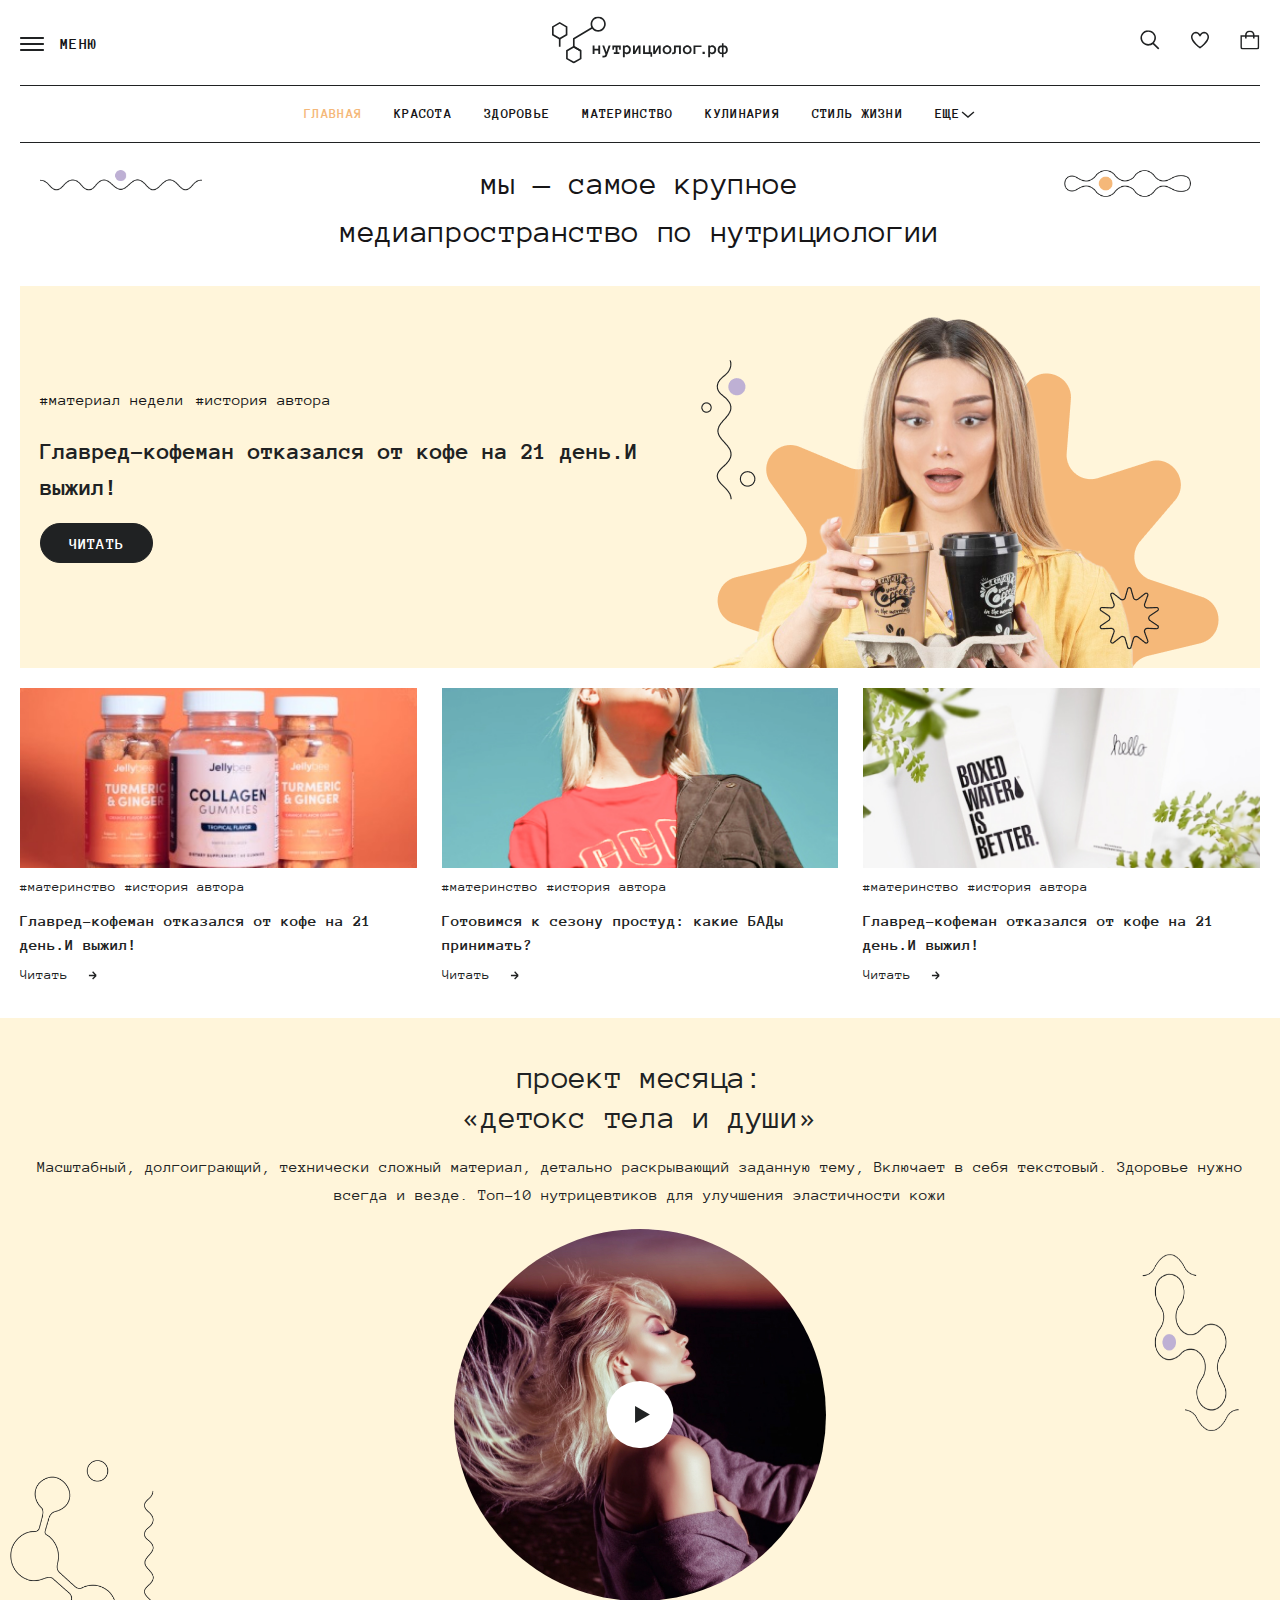
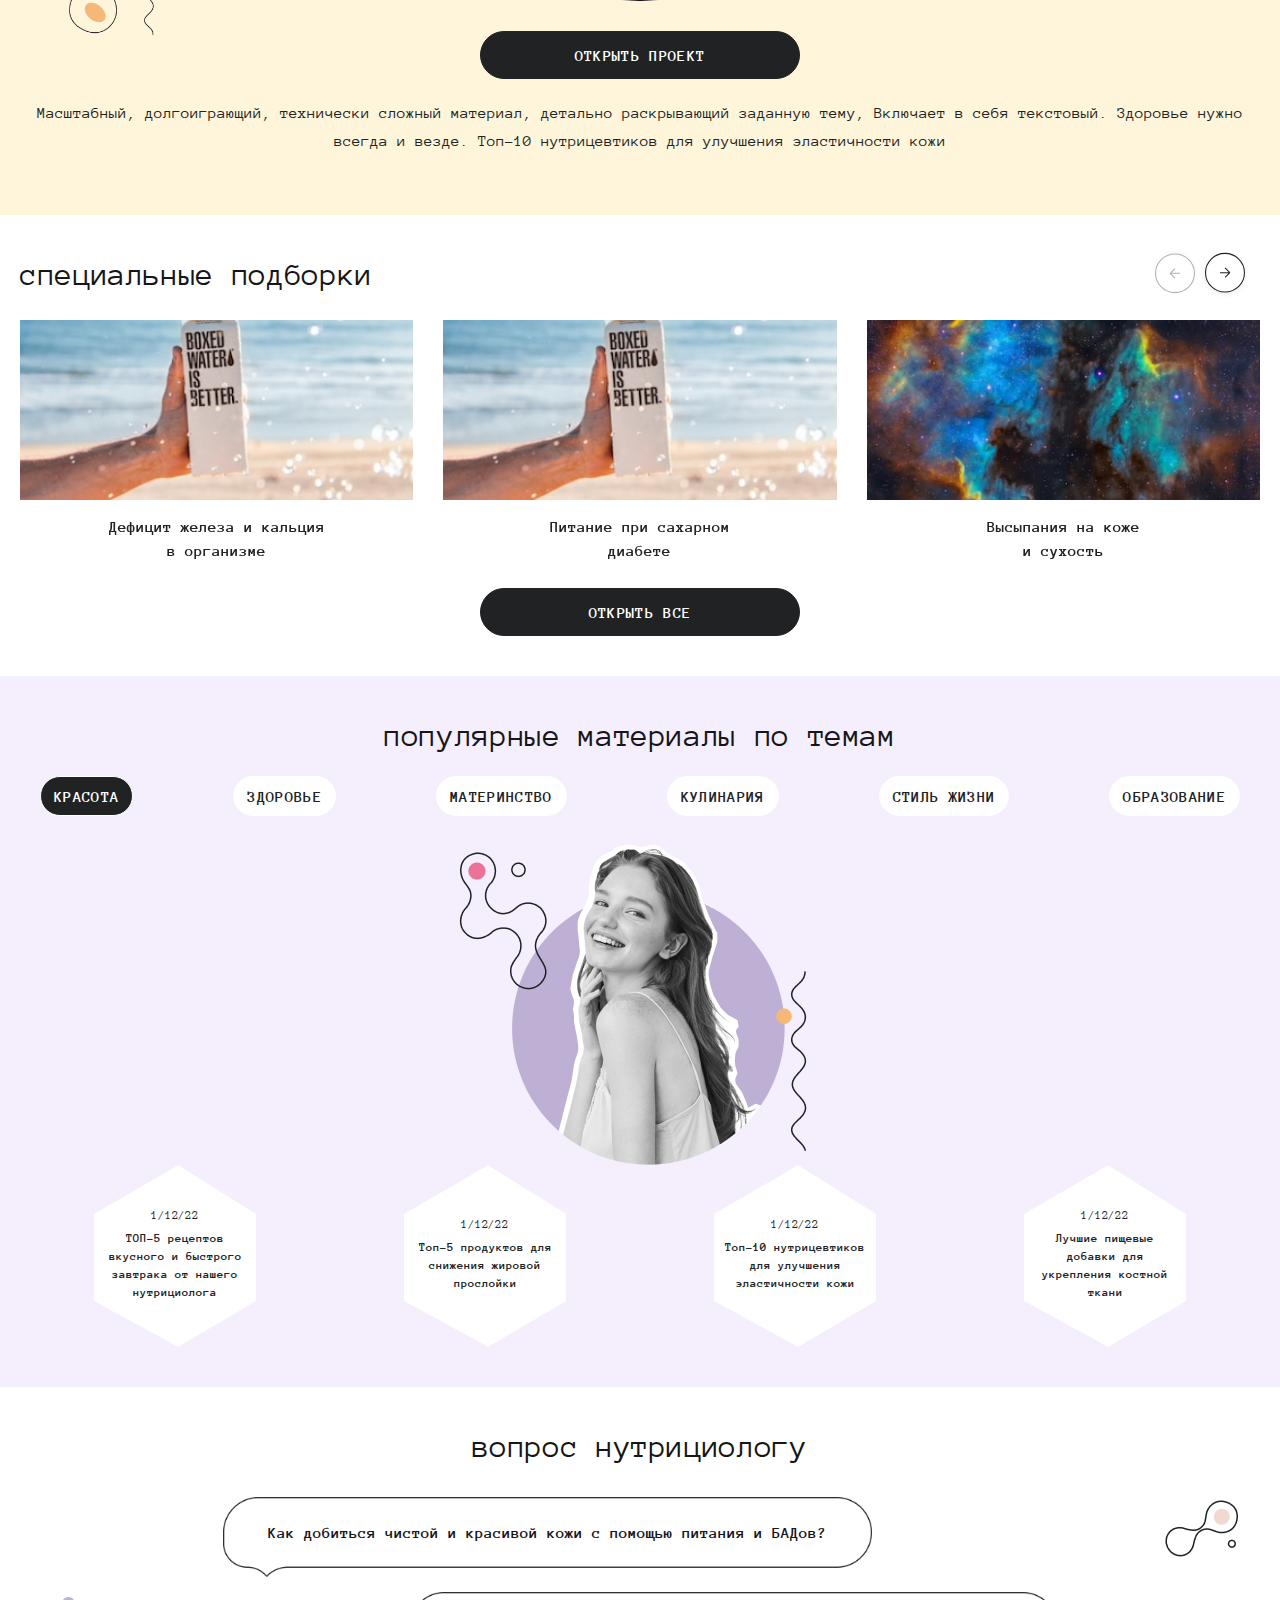
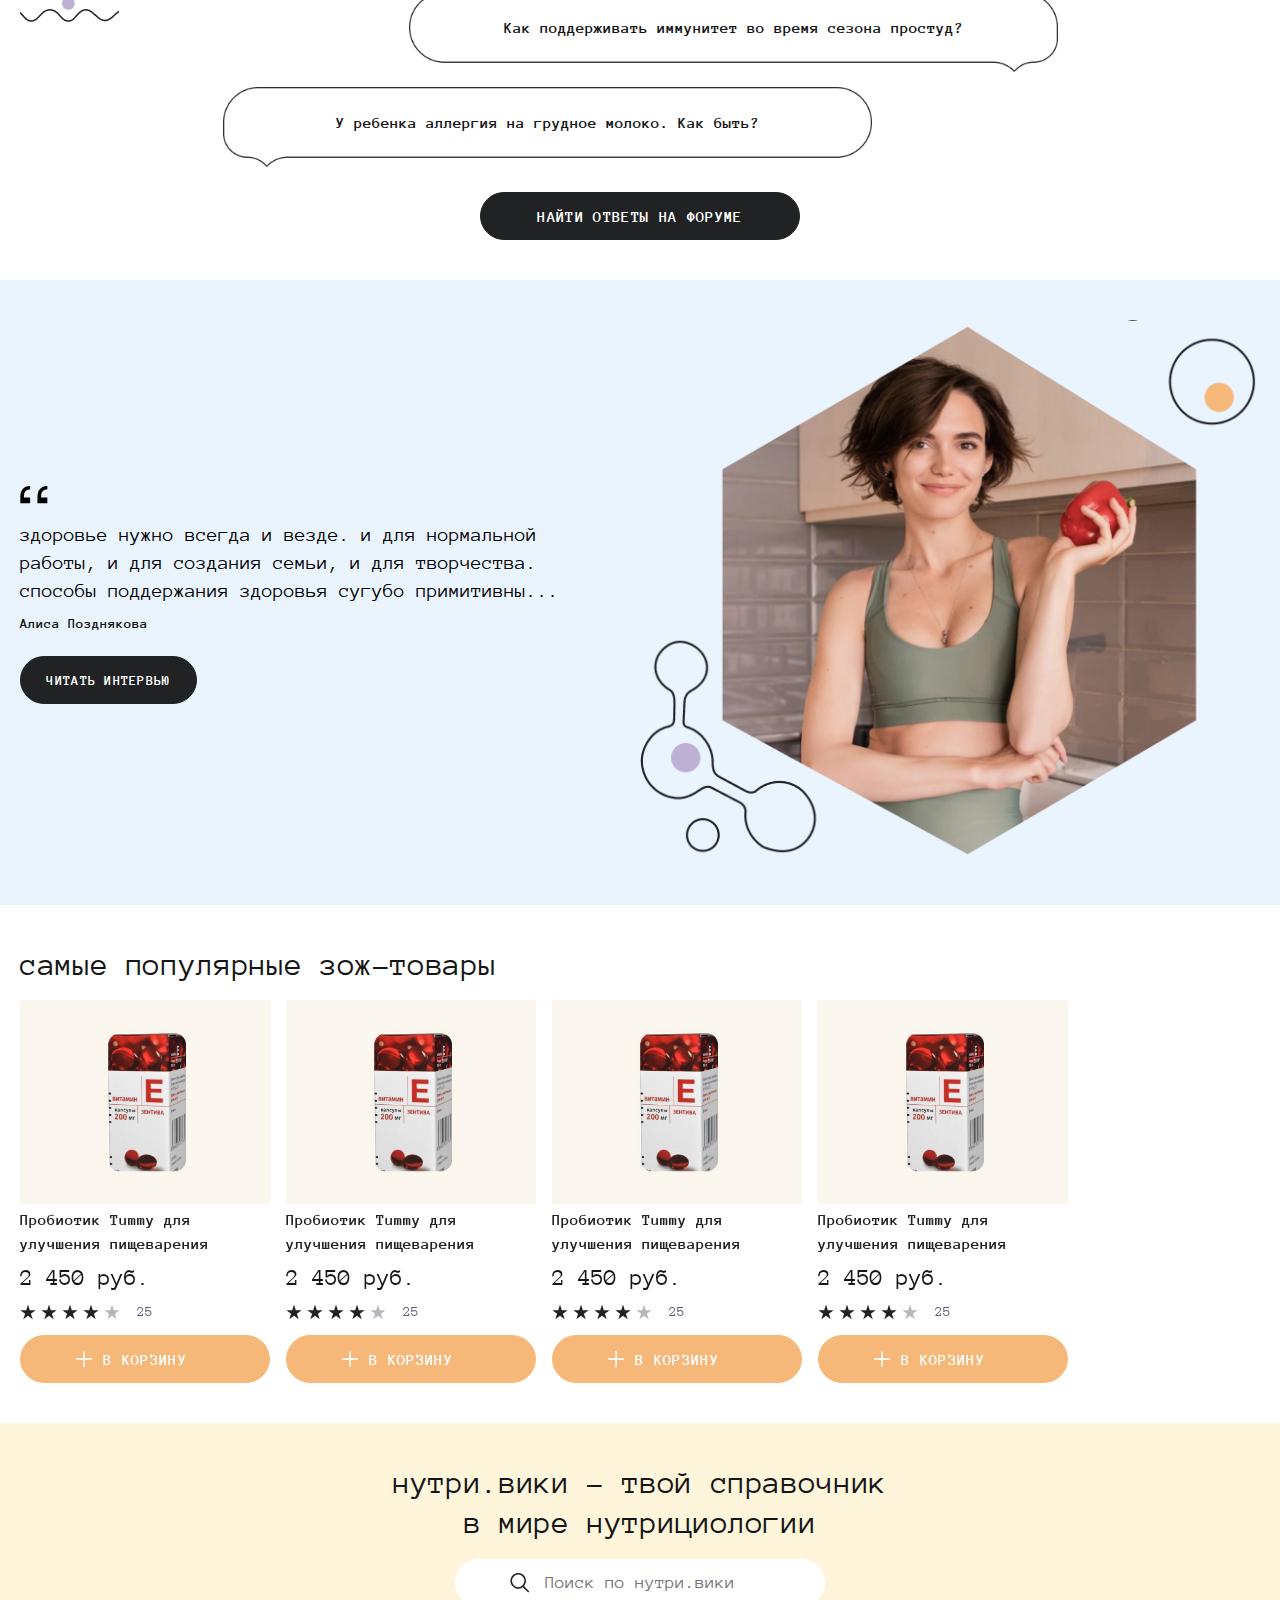
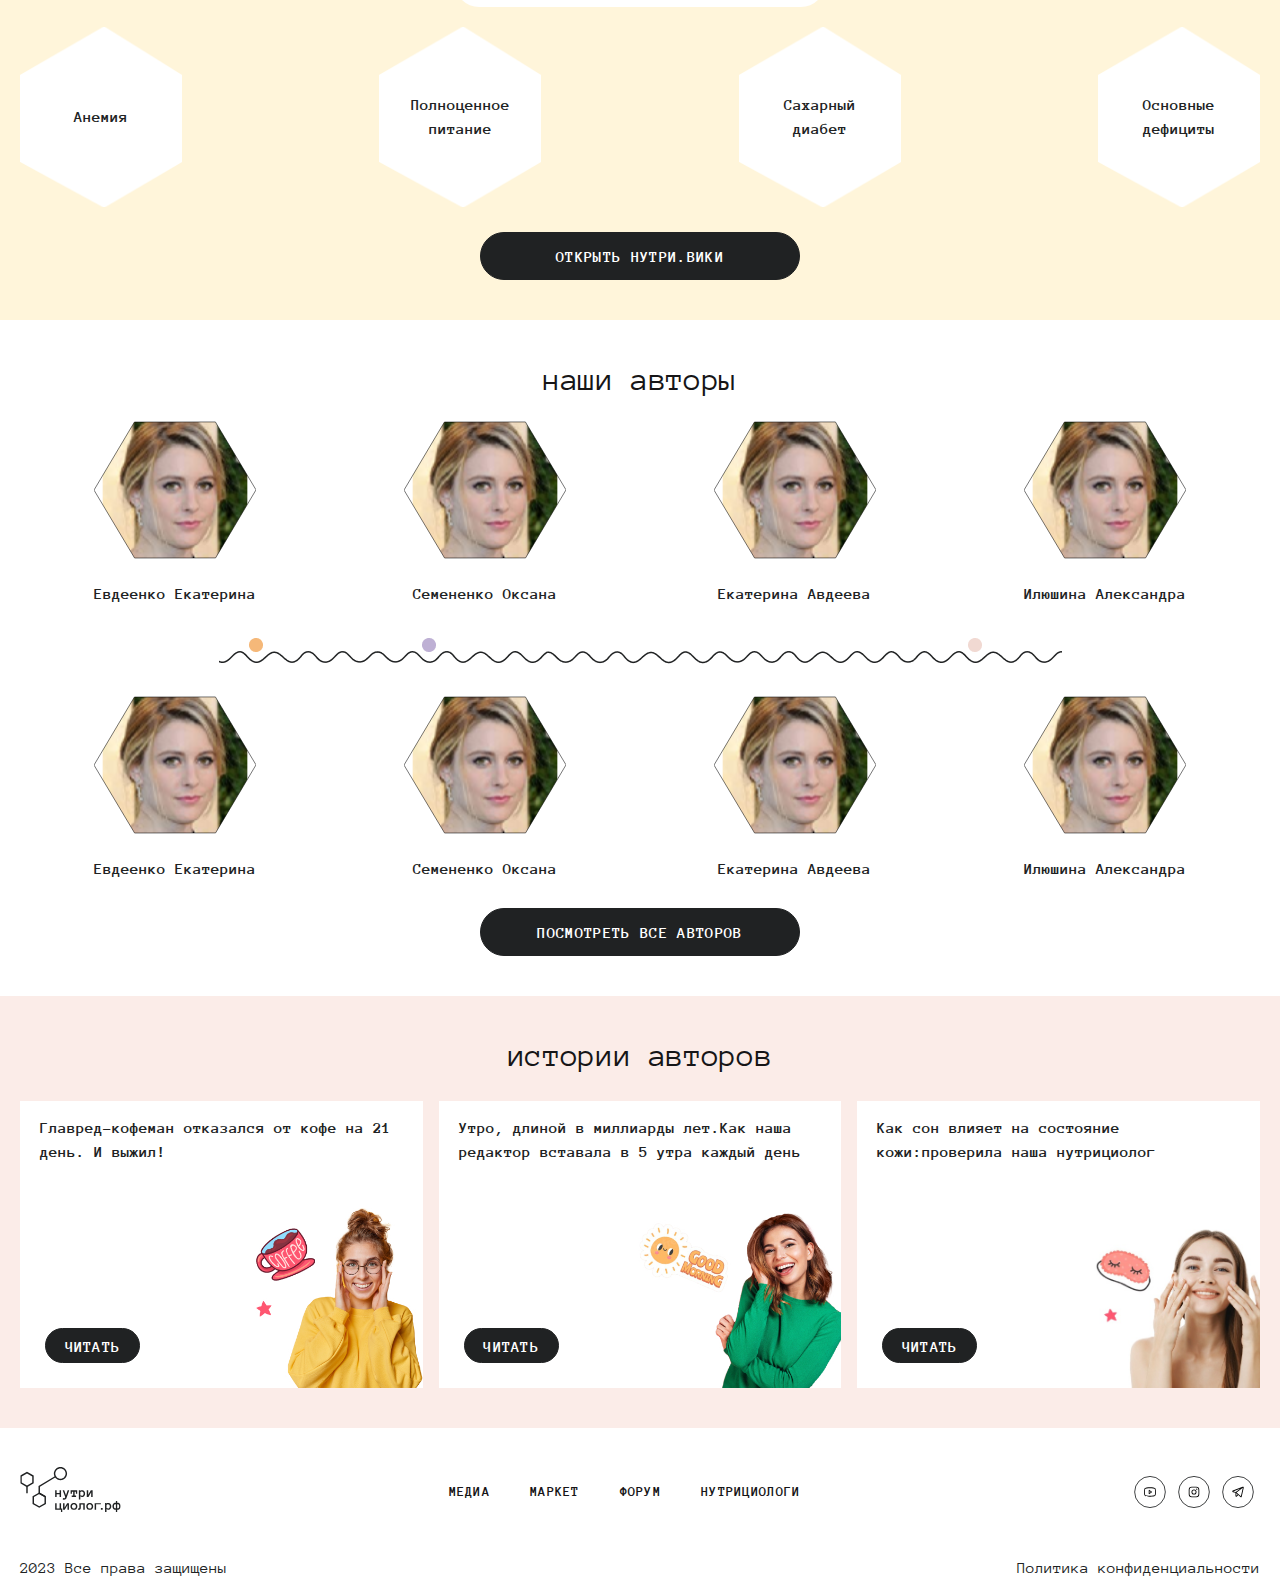
<file: index.html>
<!DOCTYPE html>
<html lang="ru">
 
<head>
 
	<meta charset="UTF-8">
	<title>Главная</title>
 	<meta name="apple-mobile-web-app-capable" content="yes" />
    <meta name="apple-mobile-web-app-status-bar-style" content="default" />
    <meta http-equiv="X-UA-Compatible" content="IE=edge">
    <meta name="viewport" content="width=device-width, initial-scale=1.0">
    <meta name="robots" content="index, follow, max-image-preview:large, max-snippet:-1, max-video-preview:-1" />
    <meta http-equiv="Content-type" content="text/html; charset=utf-8" />
	<meta http-equiv="Content-Language" content="ru">
  	<link rel="preconnect" href="https://fonts.googleapis.com">
	<link rel="preconnect" href="https://fonts.gstatic.com" crossorigin>
	<link href="https://fonts.googleapis.com/css2?family=Anonymous+Pro:wght@400;700&display=swap" rel="stylesheet">
	<link rel="stylesheet" href="https://cdn.jsdelivr.net/npm/swiper@8/swiper-bundle.min.css"/>
	<script src="https://cdn.jsdelivr.net/npm/swiper@8/swiper-bundle.min.js"></script>
	<!-- Подключаем стили проекта -->
	<link rel="stylesheet" href="css/app.min.css?v=1">

</head>
 
<body style="--bgncolor: #FFF;">
	<header>
		<div class="inner-page">
			<div class="header__top row">
				<div class="header__left">
					<div class="menu-btn">Меню</div>
					<div class="menu-mob">
						<ul>
							<li class="active"><a href="/">медиа</a></li>
							<li><a href="/">форум</a></li>
							<li><a href="/">МАРКЕТ</a></li>
						</ul>
						<div class="menu-mob__btm">
							<ul>
								<li><a href="/"><img width="20" height="20" src="/images/dest/sprite.svg#user" alt="">Личный кабинет</a></li>
								<li><a href="/"><img width="20" height="20" src="/images/dest/sprite.svg#like" alt="">Избранное</a></li>
							</ul>
						</div>
					</div>
				</div>
				<div class="logo"><a href="/"><img width="255" height="68" src="/images/dest/logo.svg" alt="">
					<img width="255" height="68" src="images/dest/logo2.svg" alt=""></a></div>
				<div class="header__right">
					<ul>
						<li><a href="/"><img width="20" height="20" src="/images/dest/sprite.svg#search" alt=""></a></li>
						<li><a href="/"><img width="20" height="20" src="/images/dest/sprite.svg#like" alt=""></a></li>
						<li><a href="/"><img width="20" height="20" src="/images/dest/sprite.svg#basket" alt=""></a></li>
						<li><a href="/"><img width="20" height="20" src="/images/dest/sprite.svg#user" alt=""></a></li>
					</ul>
				</div>
			</div>
			
			<div class="menu">
				<ul>
					<li class="active"><a href="/">главная</a></li>
					<li><a href="/">красота</a></li>
					<li><a href="/zdorovie.html">здоровье</a></li>
					<li><a href="/materinstvo.html">материнство</a></li>
					<li><a href="/kulinaria.html">кулинария </a></li>
					<li><a href="/style.html">стиль жизни</a></li>
					<li><a href="/obrazovanie.html">образование</a></li>
					<li class="menu-has-ch">
						<a href="#">еще</a>
						<ul>
							<li><a href="/">нутри.вики</a></li>
							<li><a href="/">подборки</a></li>
							<li><a href="/authors.html">авторы</a></li>
							<li><a href="/">спец-проекты</a></li>
						</ul>
					</li>
				</ul>
			</div>
		</div>
	</header>
 	<div class="content-area">
		<div class="main-txt">
			<div class="inner-page">
			мы — самое крупное <br>
			медиапространство по нутрициологии 
			</div>
		</div>
		<div class="main-slide">
			<div class="inner-page" style="background: #FFF5DA;">
				<img width="" height="" src="images/dest/main.png" alt="">
				<div class="main-slide__left">
					<div class="main-slide__tags">
						<ul>
							<li>#материал недели</li>
							<li>#история автора</li>
							<li>#здоровье</li>
						</ul>
					</div>
					<a href="/" class="main-slide__ttl">Главред-кофеман отказался от кофе на 21 день.И выжил!</a>
					<p>Каково это – отказаться от кофеина на 3 недели и продолжать работать как ни в чем ни бывало?</p>
					<a href="/" class="btn btn_wh">читать</a>
				</div>
			</div>
		</div>
		<div class="news">
			<div class="inner-page row">
				<div class="news-item">
					<a href="/" class="news-item__img"><img src="images/dest/news-1.jpg" alt=""></a>
					<div class="news-item__tags">
						<ul>
							<li><a href="/">#материнство</a></li>
							<li><a href="/">#история автора</a></li>
						</ul>
					</div>
					<a href="/" class="news-item__ttl">Главред-кофеман отказался от кофе на 21 день.И выжил!</a>
					<a href="/" class="news-item__more">Читать</a>
				</div>
				<div class="news-item">
					<a href="/" class="news-item__img"><img src="images/dest/news-2.jpg" alt=""></a>
					<div class="news-item__tags">
						<ul>
							<li><a href="/">#материнство</a></li>
							<li><a href="/">#история автора</a></li>
						</ul>
					</div>
					<a href="/" class="news-item__ttl">Готовимся к сезону простуд: какие БАДы принимать?</a>
					<a href="/" class="news-item__more">Читать</a>
				</div>
				<div class="news-item">
					<a href="/" class="news-item__img"><img src="images/dest/news-3.jpg" alt=""></a>
					<div class="news-item__tags">
						<ul>
							<li><a href="/">#материнство</a></li>
							<li><a href="/">#история автора</a></li>
						</ul>
					</div>
					<a href="/" class="news-item__ttl">Главред-кофеман отказался от кофе на 21 день.И выжил!</a>
					<a href="/" class="news-item__more">Читать</a>
				</div>
			</div>
		</div>
		<div class="project-main">
			<div class="inner-page">
				<div class="h2">Проект месяца:<br> «Детокс тела и души»</div>
				<div class="row">
					<div class="project-main__item">
						<p>Масштабный, долгоиграющий, технически сложный материал, детально раскрывающий заданную тему, Включает в себя текстовый. Здоровье нужно всегда и везде. Топ-10 нутрицевтиков для улучшения эластичности кожи</p>
						<img width="" height="" src="images/dest/bg-4.png" alt="">
					</div>
					<div class="project-main__item">
						<div class="project-main__video">
							<a href="/">
								<img width="" height="" src="images/dest/project-main.jpg" alt="">
							</a>
						</div>
						<a href="/" class="btn">открыть проект</a>
					</div>
					<div class="project-main__item">
						<img width="" height="" src="images/dest/bg-3.png" alt="">
						<p>Масштабный, долгоиграющий, технически сложный материал, детально раскрывающий заданную тему, Включает в себя текстовый. Здоровье нужно всегда и везде. Топ-10 нутрицевтиков для улучшения эластичности кожи</p>
					</div>
				</div>
			</div>
		</div>
		<div class="special section">
			<div class="inner-page">
				<div class="row">
					<div class="h2">Специальные подборки</div>
					<a href="/" class="more">Посмотреть все</a>
				</div>
				<div class="swiper special-slider">
				  
				  <div class="swiper-wrapper">
				    <div class="swiper-slide">
				    	<div class="special-item">
				    		<a href="/" class="special-item__img"><img src="images/dest/spec.jpg" alt=""></a>
				    		<a href="/" class="special-item__ttl">Дефицит железа и кальция<br> в организме</a>
				    	</div>
				    </div>
				    <div class="swiper-slide">
				    	<div class="special-item">
				    		<a href="/" class="special-item__img"><img src="images/dest/spec.jpg" alt=""></a>
				    		<a href="/" class="special-item__ttl">Питание при сахарном<br> диабете</a>
				    	</div>
				    </div>
				    <div class="swiper-slide">
				    	<div class="special-item">
				    		<a href="/" class="special-item__img"><img src="images/dest/spec-2.jpg" alt=""></a>
				    		<a href="/" class="special-item__ttl">Высыпания на коже<br> и сухость</a>
				    	</div>
				    </div>
				    <div class="swiper-slide">
				    	<div class="special-item">
				    		<a href="/" class="special-item__img"><img src="images/dest/spec.jpg" alt=""></a>
				    		<a href="/" class="special-item__ttl">Питание при сахарном<br> диабете</a>
				    	</div>
				    </div>
				    <div class="swiper-slide">
				    	<div class="special-item">
				    		<a href="/" class="special-item__img"><img src="images/dest/spec.jpg" alt=""></a>
				    		<a href="/" class="special-item__ttl">Высыпания на коже<br> и сухость</a>
				    	</div>
				    </div>
				  </div>
				 
				  <div class="swiper-button-prev special__prev"></div>
				  <div class="swiper-button-next special__next"></div>

				  
				</div>
				<a href="/" class="btn">открыть все</a>
			</div>
		</div>
		<div class="materials">
			<div class="inner-page">
				<div class="h2">Популярные материалы по темам</div>
				<div class="materials-tab">
					<ul class="row">
						<li><a href="#beauty" data-color="#F4EEFD" class="active btn btn_wh">красота</a></li>
						<li><a href="#health" data-color="#FFF5DA" class="btn btn_wh">здоровье</a></li>
						<li><a href="#motherhood" data-color="#FBECE8" class="btn btn_wh">материнство</a></li>
						<li><a href="#cooking" data-color="#FFEDDA" class="btn btn_wh">кулинария</a></li>
						<li><a href="#lifestyle" data-color="#EAF4FF" class="btn btn_wh">стиль жизни</a></li>
						<li><a href="#education" data-color="#FFF5DA" class="btn btn_wh">образование</a></li>
					</ul>
				</div>
				<div id="beauty" class="materials-bl row active">
					<div class="materials-bl__left">
						<div class="materials-item">
							<div class="materials-item__date">1/12/22</div>
							<a href="/">ТОП-5 рецептов вкусного и быстрого завтрака от нашего нутрициолога</a>
						</div>
						<div class="materials-item">
							<div class="materials-item__date">1/12/22</div>
							<a href="/">Топ-5 продуктов для снижения жировой прослойки</a>
						</div>
					</div>
					<div class="materials-bl__img">
						<img src="images/dest/material-1.png" alt="">
						<img src="images/dest/material-1-1.png" alt="">
					</div>
					<div class="materials-bl__right">
						<div class="materials-item">
							<div class="materials-item__date">1/12/22</div>
							<a href="/">Топ-10 нутрицевтиков для улучшения эластичности кожи</a>
						</div>
						<div class="materials-item">
							<div class="materials-item__date">1/12/22</div>
							<a href="/">Лучшие пищевые добавки для укрепления костной ткани</a>
						</div>
					</div>
				</div>
				<div id="health" class="materials-bl row">
					<div class="materials-bl__left">
						<div class="materials-item">
							<div class="materials-item__date">1/12/22</div>
							<a href="/">ТОП-5 рецептов вкусного и быстрого завтрака от нашего нутрициолога</a>
						</div>
						<div class="materials-item">
							<div class="materials-item__date">1/12/22</div>
							<a href="/">Топ-5 продуктов для снижения жировой прослойки</a>
						</div>
					</div>
					<div class="materials-bl__img">
						<img src="images/dest/material-2.png" alt="">
						<img src="images/dest/material-2-1.png" alt="">
					</div>
					<div class="materials-bl__right">
						<div class="materials-item">
							<div class="materials-item__date">1/12/22</div>
							<a href="/">Топ-10 нутрицевтиков для улучшения эластичности кожи</a>
						</div>
						<div class="materials-item">
							<div class="materials-item__date">1/12/22</div>
							<a href="/">Лучшие пищевые добавки для укрепления костной ткани</a>
						</div>
					</div>
				</div>
				<div id="motherhood" class="materials-bl row">
					<div class="materials-bl__left">
						<div class="materials-item">
							<div class="materials-item__date">1/12/22</div>
							<a href="/">ТОП-5 рецептов вкусного и быстрого завтрака от нашего нутрициолога</a>
						</div>
						<div class="materials-item">
							<div class="materials-item__date">1/12/22</div>
							<a href="/">Топ-5 продуктов для снижения жировой прослойки</a>
						</div>
					</div>
					<div class="materials-bl__img">
						<img src="images/dest/material-3.png" alt="">
						<img src="images/dest/material-3-1.png" alt="">
					</div>
					<div class="materials-bl__right">
						<div class="materials-item">
							<div class="materials-item__date">1/12/22</div>
							<a href="/">Топ-10 нутрицевтиков для улучшения эластичности кожи</a>
						</div>
						<div class="materials-item">
							<div class="materials-item__date">1/12/22</div>
							<a href="/">Лучшие пищевые добавки для укрепления костной ткани</a>
						</div>
					</div>
				</div>
				<div id="cooking" class="materials-bl row">
					<div class="materials-bl__left">
						<div class="materials-item">
							<div class="materials-item__date">1/12/22</div>
							<a href="/">ТОП-5 рецептов вкусного и быстрого завтрака от нашего нутрициолога</a>
						</div>
						<div class="materials-item">
							<div class="materials-item__date">1/12/22</div>
							<a href="/">Топ-5 продуктов для снижения жировой прослойки</a>
						</div>
					</div>
					<div class="materials-bl__img">
						<img src="images/dest/material-4.png" alt="">
						<img src="images/dest/material-4-1.png" alt="">
					</div>
					<div class="materials-bl__right">
						<div class="materials-item">
							<div class="materials-item__date">1/12/22</div>
							<a href="/">Топ-10 нутрицевтиков для улучшения эластичности кожи</a>
						</div>
						<div class="materials-item">
							<div class="materials-item__date">1/12/22</div>
							<a href="/">Лучшие пищевые добавки для укрепления костной ткани</a>
						</div>
					</div>
				</div>
				<div id="lifestyle" class="materials-bl row">
					<div class="materials-bl__left">
						<div class="materials-item">
							<div class="materials-item__date">1/12/22</div>
							<a href="/">ТОП-5 рецептов вкусного и быстрого завтрака от нашего нутрициолога</a>
						</div>
						<div class="materials-item">
							<div class="materials-item__date">1/12/22</div>
							<a href="/">Топ-5 продуктов для снижения жировой прослойки</a>
						</div>
					</div>
					<div class="materials-bl__img">
						<img src="images/dest/material-5.png" alt="">
						<img src="images/dest/material-5-1.png" alt="">
					</div>
					<div class="materials-bl__right">
						<div class="materials-item">
							<div class="materials-item__date">1/12/22</div>
							<a href="/">Топ-10 нутрицевтиков для улучшения эластичности кожи</a>
						</div>
						<div class="materials-item">
							<div class="materials-item__date">1/12/22</div>
							<a href="/">Лучшие пищевые добавки для укрепления костной ткани</a>
						</div>
					</div>
				</div>
				<div id="education" class="materials-bl row">
					<div class="materials-bl__left">
						<div class="materials-item">
							<div class="materials-item__date">1/12/22</div>
							<a href="/">ТОП-5 рецептов вкусного и быстрого завтрака от нашего нутрициолога</a>
						</div>
						<div class="materials-item">
							<div class="materials-item__date">1/12/22</div>
							<a href="/">Топ-5 продуктов для снижения жировой прослойки</a>
						</div>
					</div>
					<div class="materials-bl__img">
						<img src="images/dest/material-6.png" alt="">
						<img src="images/dest/material-6-1.png" alt="">
					</div>
					<div class="materials-bl__right">
						<div class="materials-item">
							<div class="materials-item__date">1/12/22</div>
							<a href="/">Топ-10 нутрицевтиков для улучшения эластичности кожи</a>
						</div>
						<div class="materials-item">
							<div class="materials-item__date">1/12/22</div>
							<a href="/">Лучшие пищевые добавки для укрепления костной ткани</a>
						</div>
					</div>
				</div>
			</div>
		
			
		</div>
		<div class="faq section">
			<div class="inner-page">
				<div class="h2">Вопрос нутрициологу</div>
				<div class="faq-bl">
					<div class="faq-item">Как добиться чистой и красивой кожи с помощью питания и БАДов?</div>
					<div class="faq-item">Как поддерживать иммунитет во время сезона простуд?</div>
					<div class="faq-item">У ребенка аллергия на грудное молоко. Как быть?</div>
				</div>
				<a href="/" class="btn">найти ответы на форуме</a>
			</div>
		</div>
		<div class="quote section">
			<div class="inner-page row">
				<div class="quote__left">
					<p>Здоровье нужно всегда
					и везде. И для нормальной работы, и для создания семьи,
					и для творчества. Способы поддержания здоровья сугубо примитивны...</p>
					<div class="quote__auth">Алиса Позднякова</div>
					<a href="/" class="btn">читать интервью</a>
				</div>
				<div class="quote__right">
					<img src="images/dest/qu.png" alt="">
				</div>
			</div>
		</div>
		<div class="products section">
			<div class="inner-page">
				<div class="row">
					<div class="h2">Самые популярные ЗОЖ-товары</div>
					<a href="/" class="more">Перейти в маркет</a>
				</div>
				<div class="swiper products-slider">
					<div class="swiper-wrapper">
					    <div class="swiper-slide">
					    	<div class="products-item">
					    		<a href="/" class="products-item__img"><img src="images/dest/product.jpg" alt=""></a>
					    		<a href="/" class="products-item__ttl">Пробиотик Tummy для улучшения пищеварения</a>
					    		<div class="products-item__btm row">
					    			<div class="products-item__pr">2 450 руб.</div>
					    			<div class="products-item__rating">
					    				<ul>
											<li class="active"></li>
											<li class="active"></li>
											<li class="active"></li>
											<li class="active"></li>
											<li></li>
										</ul>
										<div class="products-item__ratingnum">25</div>
					    			</div>
					    			
					    		</div>
					    		<a href="/" class="btn"><span>добавить</span> в корзину</a>
					    	</div>
					    </div>
					    <div class="swiper-slide">
					    	<div class="products-item">
					    		<a href="/" class="products-item__img"><img src="images/dest/product.jpg" alt=""></a>
					    		<a href="/" class="products-item__ttl">Пробиотик Tummy для улучшения пищеварения</a>
					    		<div class="products-item__btm row">
					    			<div class="products-item__pr">2 450 руб.</div>
					    			<div class="products-item__rating">
					    				<ul>
											<li class="active"></li>
											<li class="active"></li>
											<li class="active"></li>
											<li class="active"></li>
											<li></li>
										</ul>
										<div class="products-item__ratingnum">25</div>
					    			</div>
					    			
					    		</div>
					    		<a href="/" class="btn"><span>добавить</span> в корзину</a>
					    	</div>
					    </div>
					    <div class="swiper-slide">
					    	<div class="products-item">
					    		<a href="/" class="products-item__img"><img src="images/dest/product.jpg" alt=""></a>
					    		<a href="/" class="products-item__ttl">Пробиотик Tummy для улучшения пищеварения</a>
					    		<div class="products-item__btm row">
					    			<div class="products-item__pr">2 450 руб.</div>
					    			<div class="products-item__rating">
					    				<ul>
											<li class="active"></li>
											<li class="active"></li>
											<li class="active"></li>
											<li class="active"></li>
											<li></li>
										</ul>
										<div class="products-item__ratingnum">25</div>
					    			</div>
					    			
					    		</div>
					    		<a href="/" class="btn"><span>добавить</span> в корзину</a>
					    	</div>
					    </div>
					    <div class="swiper-slide">
					    	<div class="products-item">
					    		<a href="/" class="products-item__img"><img src="images/dest/product.jpg" alt=""></a>
					    		<a href="/" class="products-item__ttl">Пробиотик Tummy для улучшения пищеварения</a>
					    		<div class="products-item__btm row">
					    			<div class="products-item__pr">2 450 руб.</div>
					    			<div class="products-item__rating">
					    				<ul>
											<li class="active"></li>
											<li class="active"></li>
											<li class="active"></li>
											<li class="active"></li>
											<li></li>
										</ul>
										<div class="products-item__ratingnum">25</div>
					    			</div>
					    			
					    		</div>
					    		<a href="/" class="btn"><span>добавить</span> в корзину</a>
					    	</div>
					    </div>
					</div>
					 
					<div class="swiper-button-prev products__prev"></div>
					<div class="swiper-button-next products__next"></div>

				  
				</div>
			</div>
		</div>
		<div class="search section">
			<div class="inner-page">
				<div class="h2">нутри.вики - твой справочник<br> в мире нутрициологии</div>
				<form action="/">
					<input type="text" placeholder="Поиск по нутри.вики">
				</form>
				<div class="row">
					<div class="search-item"><a href="/">Анемия</a></div>
					<div class="search-item"><a href="/">Полноценное питание</a></div>
					<div class="search-item"><a href="/">Сахарный<br> диабет</a></div>
					<div class="search-item"><a href="/">Основные<br> дефициты</a></div>
					<div class="search-item"><a href="/">Витамины и минералы</a></div>
					<div class="search-item"><a href="/">Высыпания и раздражения на коже</a></div>
				</div>
				<a href="/" class="btn">открыть нутри.вики</a>
			</div>
		</div>
		<div class="authors section">
			<div class="inner-page">
				<div class="h2">наши авторы</div>
				<div class="row">
					<div class="authors-item">
						<a class="authors-item__img" href="/">
							<svg version="1.1" xmlns="http://www.w3.org/2000/svg" viewBox="0 0 300 252">
							  <defs>
							    <pattern id="img" patternUnits="userSpaceOnUse" width="100%" height="100%">
							      <image xlink:href="images/dest/auth.png" />
							    </pattern>
							  </defs>
							    <path fill="url(#img)" d="M75.173,251.959L0,126.152l74.827-126l150-0.193L300,125.766l-74.827,126L75.173,251.959z"/>
							</svg>
						</a>
						<a href="/" class="authors-item__ttl">Евдеенко Екатерина</a>
					</div>
					<div class="authors-item">
						<a class="authors-item__img" href="/">
							<svg version="1.1" xmlns="http://www.w3.org/2000/svg" viewBox="0 0 300 252">
							  <defs>
							    <pattern id="img2" patternUnits="userSpaceOnUse" width="100%" height="100%">
							      <image xlink:href="images/dest/auth.png" />
							    </pattern>
							  </defs>
							    <path fill="url(#img2)" d="M75.173,251.959L0,126.152l74.827-126l150-0.193L300,125.766l-74.827,126L75.173,251.959z"/>
							</svg>
						</a>
						<a href="/" class="authors-item__ttl">Семененко Оксана</a>
					</div>
					<div class="authors-item">
						<a class="authors-item__img" href="/">
							<svg version="1.1" xmlns="http://www.w3.org/2000/svg" viewBox="0 0 300 252">
							  <defs>
							    <pattern id="img3" patternUnits="userSpaceOnUse" width="100%" height="100%">
							      <image xlink:href="images/dest/auth.png" />
							    </pattern>
							  </defs>
							    <path fill="url(#img3)" d="M75.173,251.959L0,126.152l74.827-126l150-0.193L300,125.766l-74.827,126L75.173,251.959z"/>
							</svg>
						</a>
						<a href="/" class="authors-item__ttl">Екатерина Авдеева</a>
					</div>
					<div class="authors-item">
						<a class="authors-item__img" href="/">
							<svg version="1.1" xmlns="http://www.w3.org/2000/svg" viewBox="0 0 300 252">
							  <defs>
							    <pattern id="img4" patternUnits="userSpaceOnUse" width="100%" height="100%">
							      <image xlink:href="images/dest/auth.png" />
							    </pattern>
							  </defs>
							    <path fill="url(#img4)" d="M75.173,251.959L0,126.152l74.827-126l150-0.193L300,125.766l-74.827,126L75.173,251.959z"/>
							</svg>
						</a>
						<a href="/" class="authors-item__ttl">Илюшина Александра</a>
					</div>
				</div>
				<div class="hr"></div>
				<div class="row">
					<div class="authors-item">
						<a class="authors-item__img" href="/">
							<svg version="1.1" xmlns="http://www.w3.org/2000/svg" viewBox="0 0 300 252">
							  <defs>
							    <pattern id="img" patternUnits="userSpaceOnUse" width="100%" height="100%">
							      <image xlink:href="images/dest/auth.png" />
							    </pattern>
							  </defs>
							    <path fill="url(#img)" d="M75.173,251.959L0,126.152l74.827-126l150-0.193L300,125.766l-74.827,126L75.173,251.959z"/>
							</svg>
						</a>
						<a href="/" class="authors-item__ttl">Евдеенко Екатерина</a>
					</div>
					<div class="authors-item">
						<a class="authors-item__img" href="/">
							<svg version="1.1" xmlns="http://www.w3.org/2000/svg" viewBox="0 0 300 252">
							  <defs>
							    <pattern id="img2" patternUnits="userSpaceOnUse" width="100%" height="100%">
							      <image xlink:href="images/dest/auth.png" />
							    </pattern>
							  </defs>
							    <path fill="url(#img2)" d="M75.173,251.959L0,126.152l74.827-126l150-0.193L300,125.766l-74.827,126L75.173,251.959z"/>
							</svg>
						</a>
						<a href="/" class="authors-item__ttl">Семененко Оксана</a>
					</div>
					<div class="authors-item">
						<a class="authors-item__img" href="/">
							<svg version="1.1" xmlns="http://www.w3.org/2000/svg" viewBox="0 0 300 252">
							  <defs>
							    <pattern id="img2" patternUnits="userSpaceOnUse" width="100%" height="100%">
							      <image xlink:href="images/dest/auth.png" />
							    </pattern>
							  </defs>
							    <path fill="url(#img2)" d="M75.173,251.959L0,126.152l74.827-126l150-0.193L300,125.766l-74.827,126L75.173,251.959z"/>
							</svg>
						</a>
						<a href="/" class="authors-item__ttl">Семененко Оксана</a>
					</div>
					<div class="authors-item">
						<a class="authors-item__img" href="/">
							<svg version="1.1" xmlns="http://www.w3.org/2000/svg" viewBox="0 0 300 252">
							  <defs>
							    <pattern id="img2" patternUnits="userSpaceOnUse" width="100%" height="100%">
							      <image xlink:href="images/dest/auth.png" />
							    </pattern>
							  </defs>
							    <path fill="url(#img2)" d="M75.173,251.959L0,126.152l74.827-126l150-0.193L300,125.766l-74.827,126L75.173,251.959z"/>
							</svg>
						</a>
						<a href="/" class="authors-item__ttl">Семененко Оксана</a>
					</div>
					<div class="authors-item">
						<a class="authors-item__img" href="/">
							<svg version="1.1" xmlns="http://www.w3.org/2000/svg" viewBox="0 0 300 252">
							  <defs>
							    <pattern id="img3" patternUnits="userSpaceOnUse" width="100%" height="100%">
							      <image xlink:href="images/dest/auth.png" />
							    </pattern>
							  </defs>
							    <path fill="url(#img3)" d="M75.173,251.959L0,126.152l74.827-126l150-0.193L300,125.766l-74.827,126L75.173,251.959z"/>
							</svg>
						</a>
						<a href="/" class="authors-item__ttl">Екатерина Авдеева</a>
					</div>
					<div class="authors-item">
						<a class="authors-item__img" href="/">
							<svg version="1.1" xmlns="http://www.w3.org/2000/svg" viewBox="0 0 300 252">
							  <defs>
							    <pattern id="img4" patternUnits="userSpaceOnUse" width="100%" height="100%">
							      <image xlink:href="images/dest/auth.png" />
							    </pattern>
							  </defs>
							    <path fill="url(#img4)" d="M75.173,251.959L0,126.152l74.827-126l150-0.193L300,125.766l-74.827,126L75.173,251.959z"/>
							</svg>
						</a>
						<a href="/" class="authors-item__ttl">Илюшина Александра</a>
					</div>
				</div>
				<div class="hr2"></div>
				<div class="row">
					<div class="authors-item">
						<a class="authors-item__img" href="/">
							<svg version="1.1" xmlns="http://www.w3.org/2000/svg" viewBox="0 0 300 252">
							  <defs>
							    <pattern id="img" patternUnits="userSpaceOnUse" width="100%" height="100%">
							      <image xlink:href="images/dest/auth.png" />
							    </pattern>
							  </defs>
							    <path fill="url(#img)" d="M75.173,251.959L0,126.152l74.827-126l150-0.193L300,125.766l-74.827,126L75.173,251.959z"/>
							</svg>
						</a>
						<a href="/" class="authors-item__ttl">Евдеенко Екатерина</a>
					</div>
					<div class="authors-item">
						<a class="authors-item__img" href="/">
							<svg version="1.1" xmlns="http://www.w3.org/2000/svg" viewBox="0 0 300 252">
							  <defs>
							    <pattern id="img2" patternUnits="userSpaceOnUse" width="100%" height="100%">
							      <image xlink:href="images/dest/auth.png" />
							    </pattern>
							  </defs>
							    <path fill="url(#img2)" d="M75.173,251.959L0,126.152l74.827-126l150-0.193L300,125.766l-74.827,126L75.173,251.959z"/>
							</svg>
						</a>
						<a href="/" class="authors-item__ttl">Семененко Оксана</a>
					</div>
					<div class="authors-item">
						<a class="authors-item__img" href="/">
							<svg version="1.1" xmlns="http://www.w3.org/2000/svg" viewBox="0 0 300 252">
							  <defs>
							    <pattern id="img3" patternUnits="userSpaceOnUse" width="100%" height="100%">
							      <image xlink:href="images/dest/auth.png" />
							    </pattern>
							  </defs>
							    <path fill="url(#img3)" d="M75.173,251.959L0,126.152l74.827-126l150-0.193L300,125.766l-74.827,126L75.173,251.959z"/>
							</svg>
						</a>
						<a href="/" class="authors-item__ttl">Екатерина Авдеева</a>
					</div>
					<div class="authors-item">
						<a class="authors-item__img" href="/">
							<svg version="1.1" xmlns="http://www.w3.org/2000/svg" viewBox="0 0 300 252">
							  <defs>
							    <pattern id="img4" patternUnits="userSpaceOnUse" width="100%" height="100%">
							      <image xlink:href="images/dest/auth.png" />
							    </pattern>
							  </defs>
							    <path fill="url(#img4)" d="M75.173,251.959L0,126.152l74.827-126l150-0.193L300,125.766l-74.827,126L75.173,251.959z"/>
							</svg>
						</a>
						<a href="/" class="authors-item__ttl">Илюшина Александра</a>
					</div>
				</div>
				<a href="/" class="btn">посмотреть все авторов</a>
			</div>
		</div>
		<div class="stories section">
			<div class="inner-page">
				<div class="row">
					<div class="h2">Истории авторов</div>
					<a href="/" class="more">Посмотреть все</a>
				</div>
				<div class="swiper stories-slider">
					<div class="swiper-wrapper">
					    <div class="swiper-slide">
					    	<div class="stories-item">
					    		<div class="stories-item__date">1/12/22</div>
					    		<a href="/" class="stories-item__ttl">Главред-кофеман отказался от кофе на 21 день. И выжил!</a>
					    		<div class="stories-item__img">
					    			<img src="images/dest/story-1.jpg" alt="">
					    		</div>
					    		<a href="/" class="btn">Читать</a>
					    	</div>
					    </div>
					    <div class="swiper-slide">
					    	<div class="stories-item">
					    		<div class="stories-item__date">1/12/22</div>
					    		<a href="/" class="stories-item__ttl">Утро, длиной в миллиарды лет.Как наша редактор вставала в 5 утра каждый день</a>
					    		<div class="stories-item__img">
					    			<img src="images/dest/story-2.jpg" alt="">
					    		</div>
					    		<a href="/" class="btn">Читать</a>
					    	</div>
					    </div>
					    <div class="swiper-slide">
					    	<div class="stories-item">
					    		<div class="stories-item__date">1/12/22</div>
					    		<a href="/" class="stories-item__ttl">Как сон влияет на состояние кожи:проверила наша нутрициолог</a>
					    		<div class="stories-item__img">
					    			<img src="images/dest/story-3.jpg" alt="">
					    		</div>
					    		<a href="/" class="btn">Читать</a>
					    	</div>
					    </div>
					     <div class="swiper-slide">
					    	<div class="stories-item">
					    		<div class="stories-item__date">1/12/22</div>
					    		<a href="/" class="stories-item__ttl">Как сон влияет на состояние кожи:проверила наша нутрициолог</a>
					    		<div class="stories-item__img">
					    			<img src="images/dest/story-3.jpg" alt="">
					    		</div>
					    		<a href="/" class="btn">Читать</a>
					    	</div>
					    </div>
					     <div class="swiper-slide">
					    	<div class="stories-item">
					    		<div class="stories-item__date">1/12/22</div>
					    		<a href="/" class="stories-item__ttl">Как сон влияет на состояние кожи:проверила наша нутрициолог</a>
					    		<div class="stories-item__img">
					    			<img src="images/dest/story-3.jpg" alt="">
					    		</div>
					    		<a href="/" class="btn">Читать</a>
					    	</div>
					    </div>
					     <div class="swiper-slide">
					    	<div class="stories-item">
					    		<div class="stories-item__date">1/12/22</div>
					    		<a href="/" class="stories-item__ttl">Как сон влияет на состояние кожи:проверила наша нутрициолог</a>
					    		<div class="stories-item__img">
					    			<img src="images/dest/story-3.jpg" alt="">
					    		</div>
					    		<a href="/" class="btn">Читать</a>
					    	</div>
					    </div>
					</div>
					<div class="swiper-button-prev stories__prev"></div>
					<div class="swiper-button-next stories__next"></div>
				  
				</div>
			</div>
		</div>
	</div>
 	<footer>
 		<div class="inner-page">
 			<div class="row">
 				<div class="footer__logo"><a href="/"><img src="images/dest/logo-f.svg" alt=""></a></div>
 				<ul class="footer__menu">
 					<li><a href="/">медиа</a></li>
 					<li><a href="/">МАРКЕТ</a></li>
 					<li><a href="/">форум</a></li>
 					<li><a href="/">нутрициологи</a></li>
 				</ul>
 				<ul class="soc">
 					<li class="soc__ytb"><a href="/"></a></li>
 					<li class="soc__inst"><a href="/"></a></li>
 					<li class="soc__tg"><a href="/"></a></li>
 				</ul>
 			</div>
 			<div class="row">
 				<div class="copyr">2023 Все права защищены</div>
 				<a class="policy" href="/">Политика конфиденциальности</a>
 			</div>
 		</div>
 	</footer>
	<script src="js/app.min.js?v=1"></script>
 
</body>
</html>
</file>
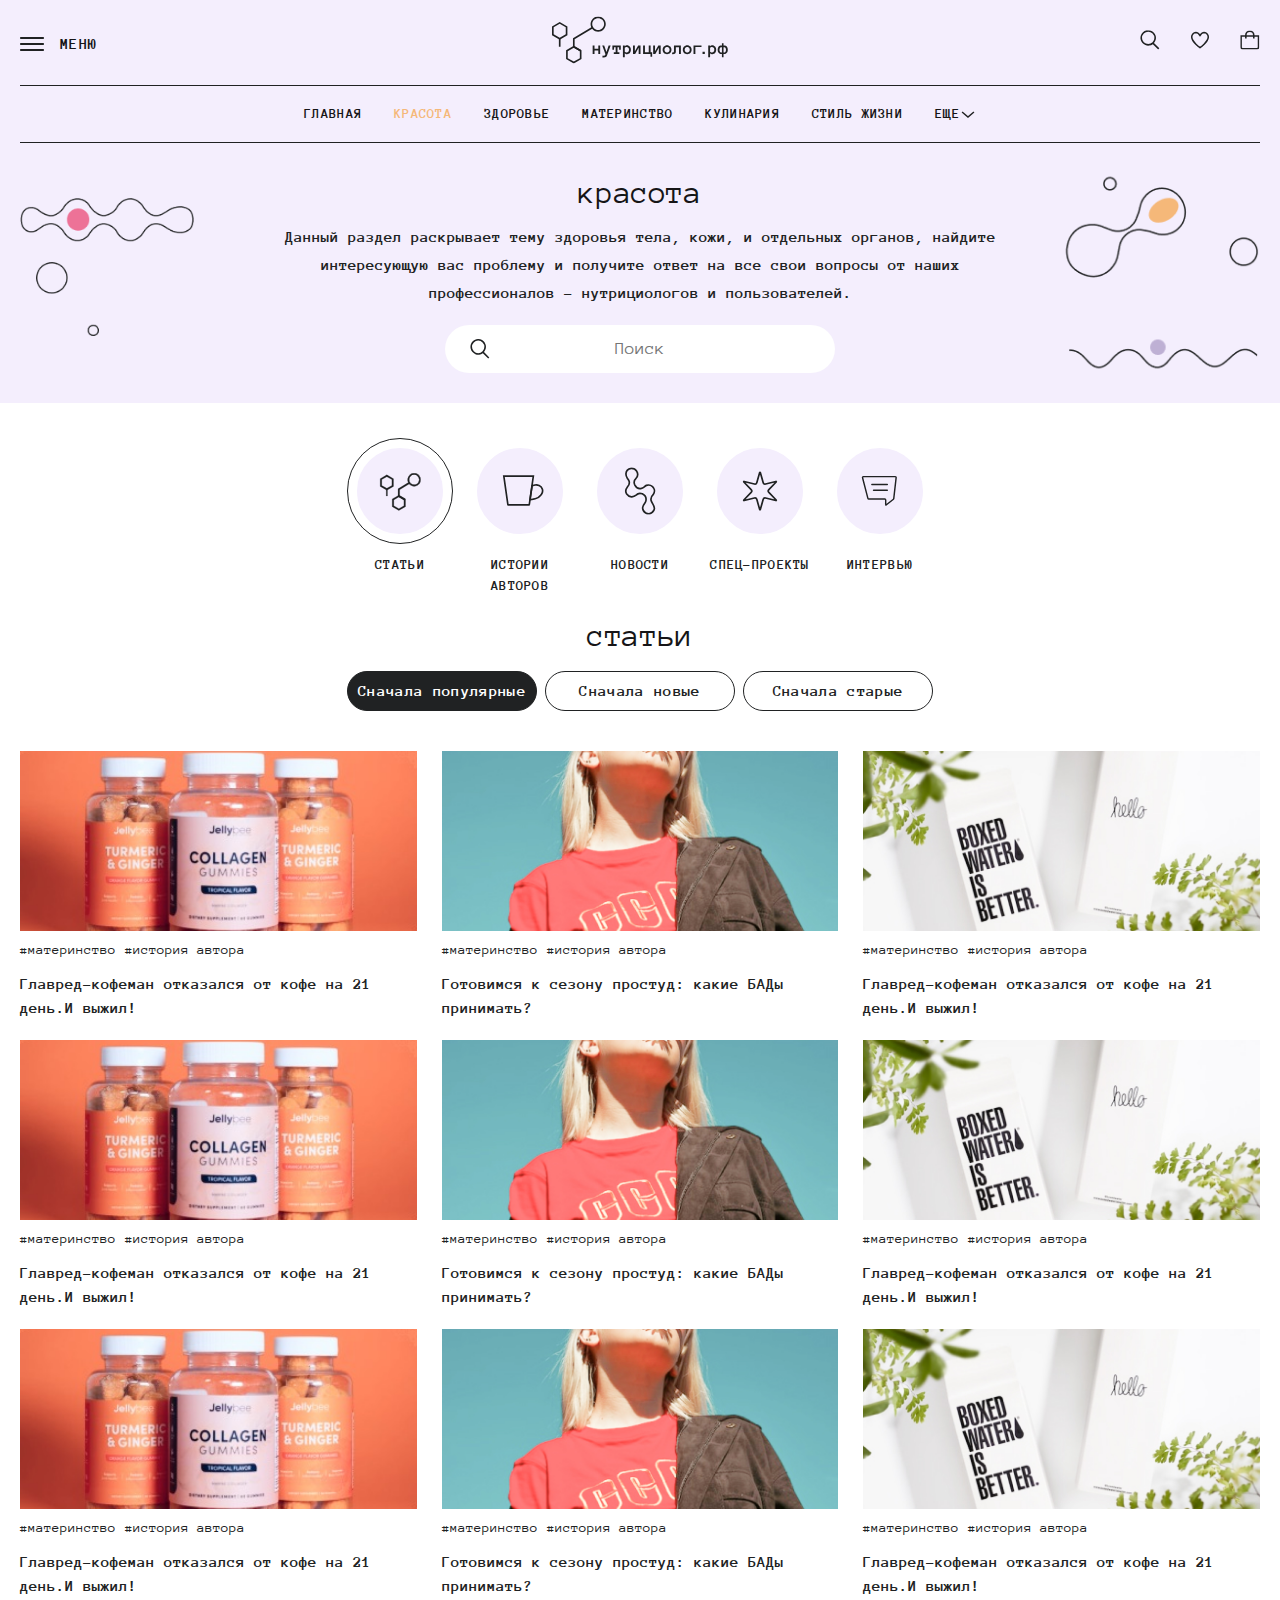
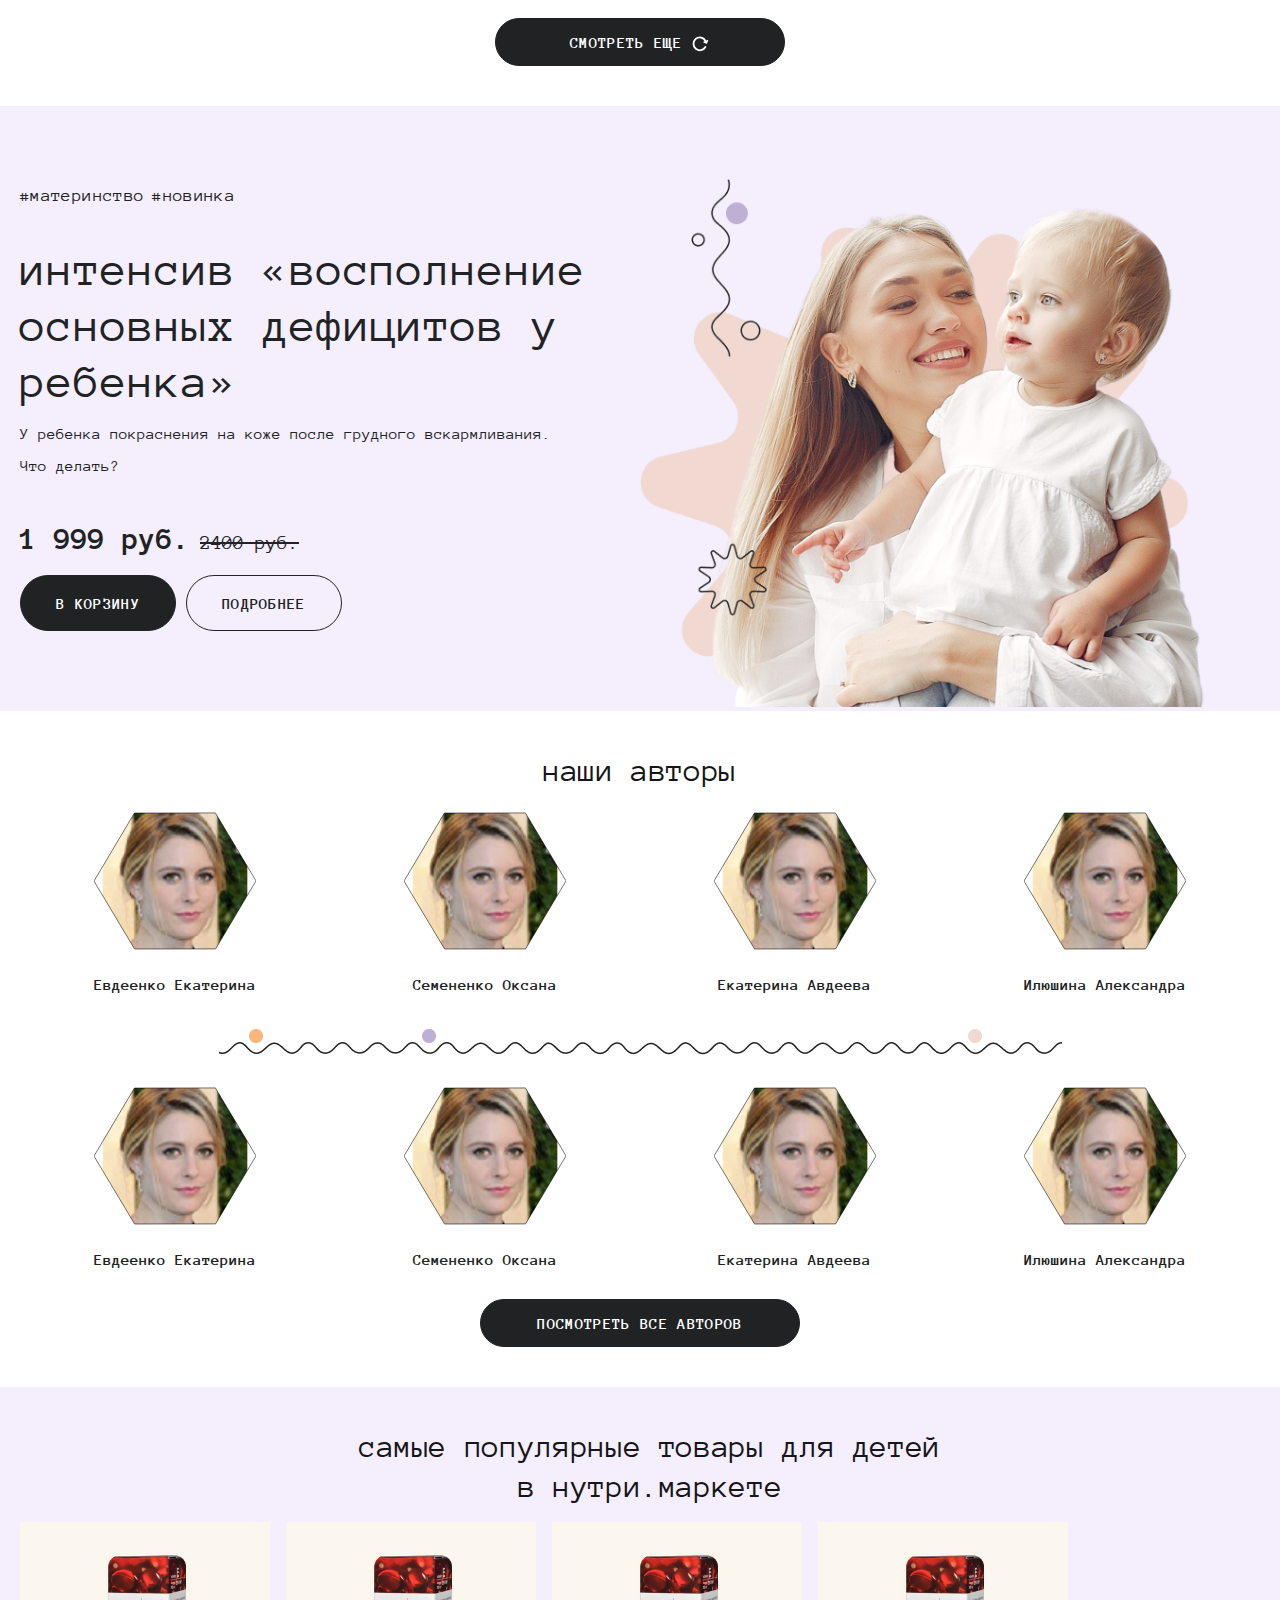
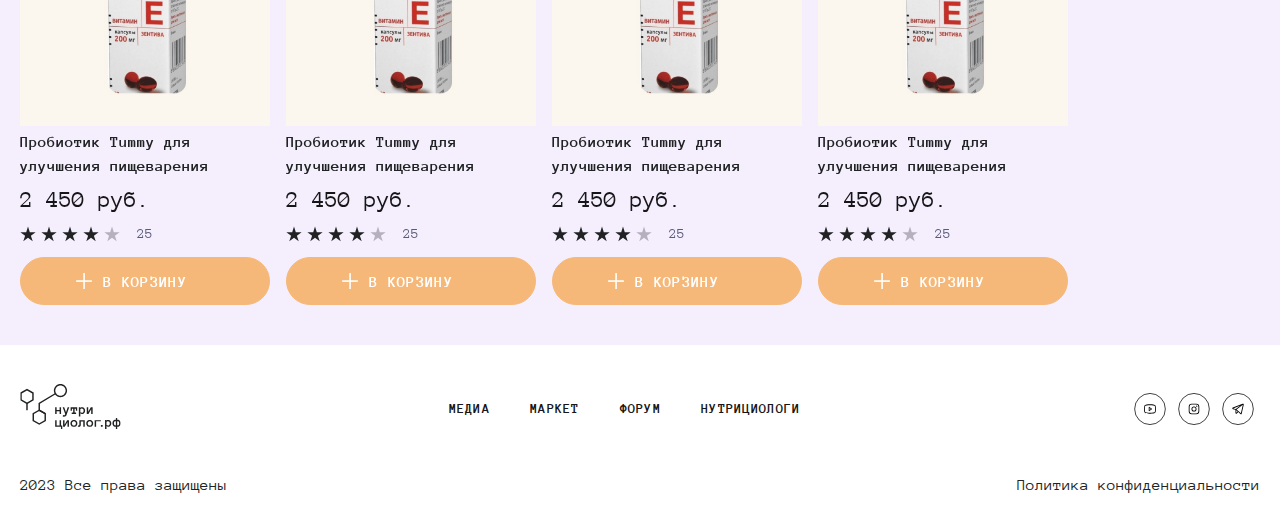
<file: authors.html>
<!DOCTYPE html>
<html lang="ru">
 
<head>
 
	<meta charset="UTF-8">
	<title>красота</title>
 	<meta name="apple-mobile-web-app-capable" content="yes" />
    <meta name="apple-mobile-web-app-status-bar-style" content="default" />
    <meta http-equiv="X-UA-Compatible" content="IE=edge">
    <meta name="viewport" content="width=device-width, initial-scale=1.0">
    <meta name="robots" content="index, follow, max-image-preview:large, max-snippet:-1, max-video-preview:-1" />
    <meta http-equiv="Content-type" content="text/html; charset=utf-8" />
	<meta http-equiv="Content-Language" content="ru">
  	<link rel="preconnect" href="https://fonts.googleapis.com">
	<link rel="preconnect" href="https://fonts.gstatic.com" crossorigin>
	<link href="https://fonts.googleapis.com/css2?family=Anonymous+Pro:wght@400;700&display=swap" rel="stylesheet">
	<link rel="stylesheet" href="https://cdn.jsdelivr.net/npm/swiper@8/swiper-bundle.min.css"/>
	<script src="https://cdn.jsdelivr.net/npm/swiper@8/swiper-bundle.min.js"></script>
	<!-- Подключаем стили проекта -->
	<link rel="stylesheet" href="css/app.min.css?v=1">

</head>
 
<body style="--bgncolor: #F4EEFD;">
	<header>
		<div class="inner-page">
			<div class="header__top row">
				<div class="header__left">
					<div class="menu-btn">Меню</div>
					<div class="menu-mob">
						<ul>
							<li class="active"><a href="/">медиа</a></li>
							<li><a href="/">форум</a></li>
							<li><a href="/">МАРКЕТ</a></li>
						</ul>
						<div class="menu-mob__btm">
							<ul>
								<li><a href="/"><img width="20" height="20" src="images/dest/sprite.svg#user" alt="">Личный кабинет</a></li>
								<li><a href="/"><img width="20" height="20" src="images/dest/sprite.svg#like" alt="">Избранное</a></li>
							</ul>
						</div>
					</div>
				</div>
				<div class="logo"><a href="/"><img width="255" height="68" src="images/dest/logo.svg" alt="">
					<img width="255" height="68" src="images/dest/logo2.svg" alt=""></a></div>
				<div class="header__right">
					<ul>
						<li><a href="/"><img width="20" height="20" src="images/dest/sprite.svg#search" alt=""></a></li>
						<li><a href="/"><img width="20" height="20" src="images/dest/sprite.svg#like" alt=""></a></li>
						<li><a href="/"><img width="20" height="20" src="images/dest/sprite.svg#basket" alt=""></a></li>
						<li><a href="/"><img width="20" height="20" src="images/dest/sprite.svg#user" alt=""></a></li>
					</ul>
				</div>
			</div>
			
			<div class="menu">
				<ul>
					<li><a href="/">главная</a></li>
					<li class="active"><a href="/">красота</a></li>
					<li><a href="/zdorovie.html">здоровье</a></li>
					<li><a href="/materinstvo.html">материнство</a></li>
					<li><a href="/kulinaria.html">кулинария </a></li>
					<li><a href="/style.html">стиль жизни</a></li>
					<li><a href="/obrazovanie.html">образование</a></li>
					<li class="menu-has-ch">
						<a href="#">еще</a>
						<ul>
							<li><a href="/">нутри.вики</a></li>
							<li><a href="/">подборки</a></li>
							<li><a href="/authors.html">авторы</a></li>
							<li><a href="/">спец-проекты</a></li>
						</ul>
					</li>
				</ul>
			</div>
		</div>
	</header>
 	<div class="content-area">
		
		<div class="top-bl">
			<div class="inner-page row">
				<div class="top-bl__left">
					<img src="images/dest/bg-17.png" alt="">
				</div>
				<div class="top-bl__mid">
					<h1 class="h2">красота</h1>
					<p>Данный раздел раскрывает тему здоровья тела, кожи, и отдельных органов, найдите интересующую вас проблему и получите ответ на все свои вопросы от наших профессионалов - нутрициологов и пользователей.</p>
					<form action="/">
						<input type="text" placeholder="Поиск">
					</form>
				</div>
				<div class="top-bl__right">
					<img src="images/dest/bg-18.png" alt="">
				</div>
			</div>
		</div>
		<div class="top-nav">
			<div class="inner-page">
				<ul>
					<li class="active"><a href="/"><span class="top-nav__img"><img src="images/dest/sprite.svg#articles" alt=""></span>Статьи</a></li>
					<li><a href="/"><span class="top-nav__img"><img src="images/dest/sprite.svg#stories" alt=""></span>Истории<br> авторов</a></li>
					<li><a href="/"><span class="top-nav__img"><img src="images/dest/sprite.svg#news" alt=""></span>Новости</a></li>
					<li><a href="/"><span class="top-nav__img"><img src="images/dest/sprite.svg#spec" alt=""></span>Спец-проекты</a></li>
					<li><a href="/"><span class="top-nav__img"><img src="images/dest/sprite.svg#interview" alt=""></span>Интервью</a></li>
				</ul>
			</div>
		</div>
		<div class="news news-bl section">
			<div class="inner-page">
				<div class="h2">статьи</div>
				<a href="#" class="btn btn-fltr">Фильтр</a>
				<ul class="sort">
					<li><a href="/" class="btn">Сначала популярные</a></li>
					<li><a href="/" class="btn btn_wh">Сначала новые</a></li>
					<li><a href="/" class="btn btn_wh">Сначала старые</a></li>
				</ul>
			</div>
			
			<div class="inner-page row">
				<div class="news-item">
					<a href="/" class="news-item__img"><img src="images/dest/news-1.jpg" alt=""></a>
					<div class="news-item__tags">
						<ul>
							<li><a href="/">#материнство</a></li>
							<li><a href="/">#история автора</a></li>
						</ul>
					</div>
					<a href="/" class="news-item__ttl">Главред-кофеман отказался от кофе на 21 день.И выжил!</a>
					<a href="/" class="news-item__more">Читать</a>
				</div>
				<div class="news-item">
					<a href="/" class="news-item__img"><img src="images/dest/news-2.jpg" alt=""></a>
					<div class="news-item__tags">
						<ul>
							<li><a href="/">#материнство</a></li>
							<li><a href="/">#история автора</a></li>
						</ul>
					</div>
					<a href="/" class="news-item__ttl">Готовимся к сезону простуд: какие БАДы принимать?</a>
					<a href="/" class="news-item__more">Читать</a>
				</div>
				<div class="news-item">
					<a href="/" class="news-item__img"><img src="images/dest/news-3.jpg" alt=""></a>
					<div class="news-item__tags">
						<ul>
							<li><a href="/">#материнство</a></li>
							<li><a href="/">#история автора</a></li>
						</ul>
					</div>
					<a href="/" class="news-item__ttl">Главред-кофеман отказался от кофе на 21 день.И выжил!</a>
					<a href="/" class="news-item__more">Читать</a>
				</div>
				<div class="news-item">
					<a href="/" class="news-item__img"><img src="images/dest/news-1.jpg" alt=""></a>
					<div class="news-item__tags">
						<ul>
							<li><a href="/">#материнство</a></li>
							<li><a href="/">#история автора</a></li>
						</ul>
					</div>
					<a href="/" class="news-item__ttl">Главред-кофеман отказался от кофе на 21 день.И выжил!</a>
					<a href="/" class="news-item__more">Читать</a>
				</div>
				<div class="news-item">
					<a href="/" class="news-item__img"><img src="images/dest/news-2.jpg" alt=""></a>
					<div class="news-item__tags">
						<ul>
							<li><a href="/">#материнство</a></li>
							<li><a href="/">#история автора</a></li>
						</ul>
					</div>
					<a href="/" class="news-item__ttl">Готовимся к сезону простуд: какие БАДы принимать?</a>
					<a href="/" class="news-item__more">Читать</a>
				</div>
				<div class="news-item">
					<a href="/" class="news-item__img"><img src="images/dest/news-3.jpg" alt=""></a>
					<div class="news-item__tags">
						<ul>
							<li><a href="/">#материнство</a></li>
							<li><a href="/">#история автора</a></li>
						</ul>
					</div>
					<a href="/" class="news-item__ttl">Главред-кофеман отказался от кофе на 21 день.И выжил!</a>
					<a href="/" class="news-item__more">Читать</a>
				</div>
				<div class="news-item">
					<a href="/" class="news-item__img"><img src="images/dest/news-1.jpg" alt=""></a>
					<div class="news-item__tags">
						<ul>
							<li><a href="/">#материнство</a></li>
							<li><a href="/">#история автора</a></li>
						</ul>
					</div>
					<a href="/" class="news-item__ttl">Главред-кофеман отказался от кофе на 21 день.И выжил!</a>
					<a href="/" class="news-item__more">Читать</a>
				</div>
				<div class="news-item">
					<a href="/" class="news-item__img"><img src="images/dest/news-2.jpg" alt=""></a>
					<div class="news-item__tags">
						<ul>
							<li><a href="/">#материнство</a></li>
							<li><a href="/">#история автора</a></li>
						</ul>
					</div>
					<a href="/" class="news-item__ttl">Готовимся к сезону простуд: какие БАДы принимать?</a>
					<a href="/" class="news-item__more">Читать</a>
				</div>
				<div class="news-item">
					<a href="/" class="news-item__img"><img src="images/dest/news-3.jpg" alt=""></a>
					<div class="news-item__tags">
						<ul>
							<li><a href="/">#материнство</a></li>
							<li><a href="/">#история автора</a></li>
						</ul>
					</div>
					<a href="/" class="news-item__ttl">Главред-кофеман отказался от кофе на 21 день.И выжил!</a>
					<a href="/" class="news-item__more">Читать</a>
				</div>
			</div>
			<div class="inner-page">
				<a href="/" class="btn more-btn"> Смотреть еще</a>
			</div>
			
		</div>
		<div class="stock">
			<div class="inner-page row">
				<div class="stock__left">
					<div class="stock__tags">
						<ul>
							<li><a href="/">#материнство</a></li>
							<li><a href="/">#новинка</a></li>
						</ul>
					</div>
					<div class="stock__mid">
						<div class="stock__ttl">
							<a href="/">интенсив «восполнение основных дефицитов у ребенка»</a>
						</div>
						<p>У ребенка покраснения на коже после грудного вскармливания. <br> Что делать?</p>
					</div>
					<div class="stock__btm">
						<div class="stock__price">
							<span>1 999 руб.</span>
							<span>2400 руб.</span>
						</div>
						<div class="stock__btn">
							<a href="/" class="btn">в корзину</a>
							<a href="/" class="btn">подробнее</a>
						</div>
					</div>
				</div>
				<div class="stock__right">
					<img src="images/dest/stock.png" alt="">
				</div>
			</div>
		</div>
		<div class="authors section">
			<div class="inner-page">
				<div class="h2">наши авторы</div>
				<div class="row">
					<div class="authors-item">
						<a class="authors-item__img" href="/">
							<svg version="1.1" xmlns="http://www.w3.org/2000/svg" viewBox="0 0 300 252">
							  <defs>
							    <pattern id="img" patternUnits="userSpaceOnUse" width="100%" height="100%">
							      <image xlink:href="images/dest/auth.png" />
							    </pattern>
							  </defs>
							    <path fill="url(#img)" d="M75.173,251.959L0,126.152l74.827-126l150-0.193L300,125.766l-74.827,126L75.173,251.959z"/>
							</svg>
						</a>
						<a href="/" class="authors-item__ttl">Евдеенко Екатерина</a>
					</div>
					<div class="authors-item">
						<a class="authors-item__img" href="/">
							<svg version="1.1" xmlns="http://www.w3.org/2000/svg" viewBox="0 0 300 252">
							  <defs>
							    <pattern id="img2" patternUnits="userSpaceOnUse" width="100%" height="100%">
							      <image xlink:href="images/dest/auth.png" />
							    </pattern>
							  </defs>
							    <path fill="url(#img2)" d="M75.173,251.959L0,126.152l74.827-126l150-0.193L300,125.766l-74.827,126L75.173,251.959z"/>
							</svg>
						</a>
						<a href="/" class="authors-item__ttl">Семененко Оксана</a>
					</div>
					<div class="authors-item">
						<a class="authors-item__img" href="/">
							<svg version="1.1" xmlns="http://www.w3.org/2000/svg" viewBox="0 0 300 252">
							  <defs>
							    <pattern id="img3" patternUnits="userSpaceOnUse" width="100%" height="100%">
							      <image xlink:href="images/dest/auth.png" />
							    </pattern>
							  </defs>
							    <path fill="url(#img3)" d="M75.173,251.959L0,126.152l74.827-126l150-0.193L300,125.766l-74.827,126L75.173,251.959z"/>
							</svg>
						</a>
						<a href="/" class="authors-item__ttl">Екатерина Авдеева</a>
					</div>
					<div class="authors-item">
						<a class="authors-item__img" href="/">
							<svg version="1.1" xmlns="http://www.w3.org/2000/svg" viewBox="0 0 300 252">
							  <defs>
							    <pattern id="img4" patternUnits="userSpaceOnUse" width="100%" height="100%">
							      <image xlink:href="images/dest/auth.png" />
							    </pattern>
							  </defs>
							    <path fill="url(#img4)" d="M75.173,251.959L0,126.152l74.827-126l150-0.193L300,125.766l-74.827,126L75.173,251.959z"/>
							</svg>
						</a>
						<a href="/" class="authors-item__ttl">Илюшина Александра</a>
					</div>
				</div>
				<div class="hr"></div>
				<div class="row">
					<div class="authors-item">
						<a class="authors-item__img" href="/">
							<svg version="1.1" xmlns="http://www.w3.org/2000/svg" viewBox="0 0 300 252">
							  <defs>
							    <pattern id="img" patternUnits="userSpaceOnUse" width="100%" height="100%">
							      <image xlink:href="images/dest/auth.png" />
							    </pattern>
							  </defs>
							    <path fill="url(#img)" d="M75.173,251.959L0,126.152l74.827-126l150-0.193L300,125.766l-74.827,126L75.173,251.959z"/>
							</svg>
						</a>
						<a href="/" class="authors-item__ttl">Евдеенко Екатерина</a>
					</div>
					<div class="authors-item">
						<a class="authors-item__img" href="/">
							<svg version="1.1" xmlns="http://www.w3.org/2000/svg" viewBox="0 0 300 252">
							  <defs>
							    <pattern id="img2" patternUnits="userSpaceOnUse" width="100%" height="100%">
							      <image xlink:href="images/dest/auth.png" />
							    </pattern>
							  </defs>
							    <path fill="url(#img2)" d="M75.173,251.959L0,126.152l74.827-126l150-0.193L300,125.766l-74.827,126L75.173,251.959z"/>
							</svg>
						</a>
						<a href="/" class="authors-item__ttl">Семененко Оксана</a>
					</div>
					<div class="authors-item">
						<a class="authors-item__img" href="/">
							<svg version="1.1" xmlns="http://www.w3.org/2000/svg" viewBox="0 0 300 252">
							  <defs>
							    <pattern id="img2" patternUnits="userSpaceOnUse" width="100%" height="100%">
							      <image xlink:href="images/dest/auth.png" />
							    </pattern>
							  </defs>
							    <path fill="url(#img2)" d="M75.173,251.959L0,126.152l74.827-126l150-0.193L300,125.766l-74.827,126L75.173,251.959z"/>
							</svg>
						</a>
						<a href="/" class="authors-item__ttl">Семененко Оксана</a>
					</div>
					<div class="authors-item">
						<a class="authors-item__img" href="/">
							<svg version="1.1" xmlns="http://www.w3.org/2000/svg" viewBox="0 0 300 252">
							  <defs>
							    <pattern id="img2" patternUnits="userSpaceOnUse" width="100%" height="100%">
							      <image xlink:href="images/dest/auth.png" />
							    </pattern>
							  </defs>
							    <path fill="url(#img2)" d="M75.173,251.959L0,126.152l74.827-126l150-0.193L300,125.766l-74.827,126L75.173,251.959z"/>
							</svg>
						</a>
						<a href="/" class="authors-item__ttl">Семененко Оксана</a>
					</div>
					<div class="authors-item">
						<a class="authors-item__img" href="/">
							<svg version="1.1" xmlns="http://www.w3.org/2000/svg" viewBox="0 0 300 252">
							  <defs>
							    <pattern id="img3" patternUnits="userSpaceOnUse" width="100%" height="100%">
							      <image xlink:href="images/dest/auth.png" />
							    </pattern>
							  </defs>
							    <path fill="url(#img3)" d="M75.173,251.959L0,126.152l74.827-126l150-0.193L300,125.766l-74.827,126L75.173,251.959z"/>
							</svg>
						</a>
						<a href="/" class="authors-item__ttl">Екатерина Авдеева</a>
					</div>
					<div class="authors-item">
						<a class="authors-item__img" href="/">
							<svg version="1.1" xmlns="http://www.w3.org/2000/svg" viewBox="0 0 300 252">
							  <defs>
							    <pattern id="img4" patternUnits="userSpaceOnUse" width="100%" height="100%">
							      <image xlink:href="images/dest/auth.png" />
							    </pattern>
							  </defs>
							    <path fill="url(#img4)" d="M75.173,251.959L0,126.152l74.827-126l150-0.193L300,125.766l-74.827,126L75.173,251.959z"/>
							</svg>
						</a>
						<a href="/" class="authors-item__ttl">Илюшина Александра</a>
					</div>
				</div>
				<div class="hr2"></div>
				<div class="row">
					<div class="authors-item">
						<a class="authors-item__img" href="/">
							<svg version="1.1" xmlns="http://www.w3.org/2000/svg" viewBox="0 0 300 252">
							  <defs>
							    <pattern id="img" patternUnits="userSpaceOnUse" width="100%" height="100%">
							      <image xlink:href="images/dest/auth.png" />
							    </pattern>
							  </defs>
							    <path fill="url(#img)" d="M75.173,251.959L0,126.152l74.827-126l150-0.193L300,125.766l-74.827,126L75.173,251.959z"/>
							</svg>
						</a>
						<a href="/" class="authors-item__ttl">Евдеенко Екатерина</a>
					</div>
					<div class="authors-item">
						<a class="authors-item__img" href="/">
							<svg version="1.1" xmlns="http://www.w3.org/2000/svg" viewBox="0 0 300 252">
							  <defs>
							    <pattern id="img2" patternUnits="userSpaceOnUse" width="100%" height="100%">
							      <image xlink:href="images/dest/auth.png" />
							    </pattern>
							  </defs>
							    <path fill="url(#img2)" d="M75.173,251.959L0,126.152l74.827-126l150-0.193L300,125.766l-74.827,126L75.173,251.959z"/>
							</svg>
						</a>
						<a href="/" class="authors-item__ttl">Семененко Оксана</a>
					</div>
					<div class="authors-item">
						<a class="authors-item__img" href="/">
							<svg version="1.1" xmlns="http://www.w3.org/2000/svg" viewBox="0 0 300 252">
							  <defs>
							    <pattern id="img3" patternUnits="userSpaceOnUse" width="100%" height="100%">
							      <image xlink:href="images/dest/auth.png" />
							    </pattern>
							  </defs>
							    <path fill="url(#img3)" d="M75.173,251.959L0,126.152l74.827-126l150-0.193L300,125.766l-74.827,126L75.173,251.959z"/>
							</svg>
						</a>
						<a href="/" class="authors-item__ttl">Екатерина Авдеева</a>
					</div>
					<div class="authors-item">
						<a class="authors-item__img" href="/">
							<svg version="1.1" xmlns="http://www.w3.org/2000/svg" viewBox="0 0 300 252">
							  <defs>
							    <pattern id="img4" patternUnits="userSpaceOnUse" width="100%" height="100%">
							      <image xlink:href="images/dest/auth.png" />
							    </pattern>
							  </defs>
							    <path fill="url(#img4)" d="M75.173,251.959L0,126.152l74.827-126l150-0.193L300,125.766l-74.827,126L75.173,251.959z"/>
							</svg>
						</a>
						<a href="/" class="authors-item__ttl">Илюшина Александра</a>
					</div>
				</div>
				<a href="/" class="btn">посмотреть все авторов</a>
			</div>
		</div>
		<div class="products products-btm section">
			<div class="inner-page">
				<div class="row">
					<div class="h2">самые популярные товары <span class="mob-h">для детей<br> В НУТРИ.МАРКЕТЕ</span></div>
				</div>
				<div class="swiper products-slider">
					<div class="swiper-wrapper">
					    <div class="swiper-slide">
					    	<div class="products-item">
					    		<a href="/" class="products-item__img"><img src="images/dest/product.jpg" alt=""></a>
					    		<a href="/" class="products-item__ttl">Пробиотик Tummy для улучшения пищеварения</a>
					    		<div class="products-item__btm row">
					    			<div class="products-item__pr">2 450 руб.</div>
					    			<div class="products-item__rating">
					    				<ul>
											<li class="active"></li>
											<li class="active"></li>
											<li class="active"></li>
											<li class="active"></li>
											<li></li>
										</ul>
										<div class="products-item__ratingnum">25</div>
					    			</div>
					    			
					    		</div>
					    		<a href="/" class="btn"><span>добавить</span> в корзину</a>
					    	</div>
					    </div>
					    <div class="swiper-slide">
					    	<div class="products-item">
					    		<a href="/" class="products-item__img"><img src="images/dest/product.jpg" alt=""></a>
					    		<a href="/" class="products-item__ttl">Пробиотик Tummy для улучшения пищеварения</a>
					    		<div class="products-item__btm row">
					    			<div class="products-item__pr">2 450 руб.</div>
					    			<div class="products-item__rating">
					    				<ul>
											<li class="active"></li>
											<li class="active"></li>
											<li class="active"></li>
											<li class="active"></li>
											<li></li>
										</ul>
										<div class="products-item__ratingnum">25</div>
					    			</div>
					    			
					    		</div>
					    		<a href="/" class="btn"><span>добавить</span> в корзину</a>
					    	</div>
					    </div>
					    <div class="swiper-slide">
					    	<div class="products-item">
					    		<a href="/" class="products-item__img"><img src="images/dest/product.jpg" alt=""></a>
					    		<a href="/" class="products-item__ttl">Пробиотик Tummy для улучшения пищеварения</a>
					    		<div class="products-item__btm row">
					    			<div class="products-item__pr">2 450 руб.</div>
					    			<div class="products-item__rating">
					    				<ul>
											<li class="active"></li>
											<li class="active"></li>
											<li class="active"></li>
											<li class="active"></li>
											<li></li>
										</ul>
										<div class="products-item__ratingnum">25</div>
					    			</div>
					    			
					    		</div>
					    		<a href="/" class="btn"><span>добавить</span> в корзину</a>
					    	</div>
					    </div>
					    <div class="swiper-slide">
					    	<div class="products-item">
					    		<a href="/" class="products-item__img"><img src="images/dest/product.jpg" alt=""></a>
					    		<a href="/" class="products-item__ttl">Пробиотик Tummy для улучшения пищеварения</a>
					    		<div class="products-item__btm row">
					    			<div class="products-item__pr">2 450 руб.</div>
					    			<div class="products-item__rating">
					    				<ul>
											<li class="active"></li>
											<li class="active"></li>
											<li class="active"></li>
											<li class="active"></li>
											<li></li>
										</ul>
										<div class="products-item__ratingnum">25</div>
					    			</div>
					    			
					    		</div>
					    		<a href="/" class="btn"><span>добавить</span> в корзину</a>
					    	</div>
					    </div>
					</div>
					 
					<div class="swiper-button-prev products__prev"></div>
					<div class="swiper-button-next products__next"></div>

				  
				</div>
			</div>
		</div>
	</div>
 	<footer>
 		<div class="inner-page">
 			<div class="row">
 				<div class="footer__logo"><a href="/"><img src="images/dest/logo-f.svg" alt=""></a></div>
 				<ul class="footer__menu">
 					<li><a href="/">медиа</a></li>
 					<li><a href="/">МАРКЕТ</a></li>
 					<li><a href="/">форум</a></li>
 					<li><a href="/">нутрициологи</a></li>
 				</ul>
 				<ul class="soc">
 					<li class="soc__ytb"><a href="/"></a></li>
 					<li class="soc__inst"><a href="/"></a></li>
 					<li class="soc__tg"><a href="/"></a></li>
 				</ul>
 			</div>
 			<div class="row">
 				<div class="copyr">2023 Все права защищены</div>
 				<a class="policy" href="/">Политика конфиденциальности</a>
 			</div>
 		</div>
 	</footer>
	<script src="js/app.min.js?v=1"></script>
 
</body>
</html>
</file>
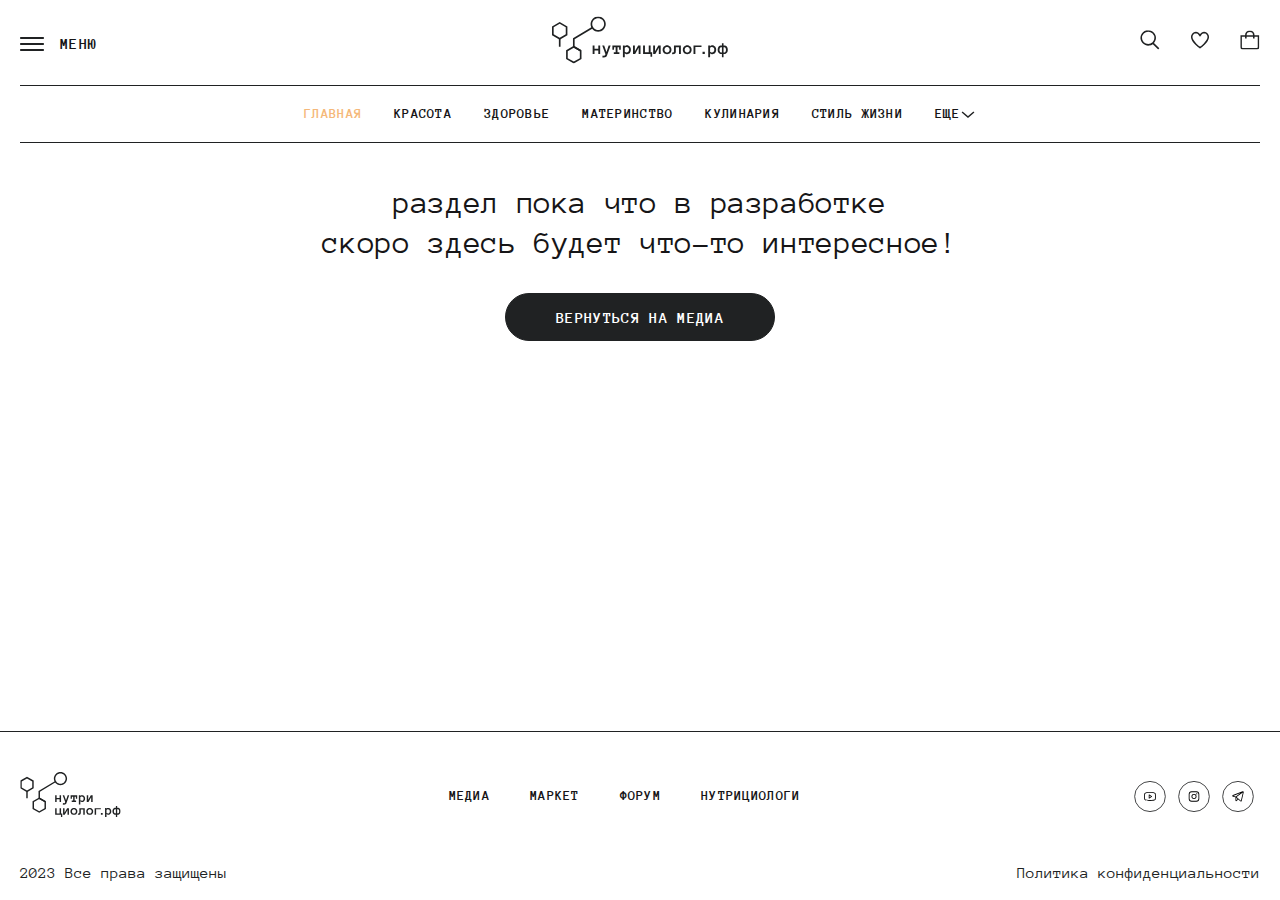
<file: empty.html>
<!DOCTYPE html>
<html lang="ru">
 
<head>
 
	<meta charset="UTF-8">
	<title>раздел пока что в разработке </title>
 	<meta name="apple-mobile-web-app-capable" content="yes" />
    <meta name="apple-mobile-web-app-status-bar-style" content="default" />
    <meta http-equiv="X-UA-Compatible" content="IE=edge">
    <meta name="viewport" content="width=device-width, initial-scale=1.0">
    <meta name="robots" content="index, follow, max-image-preview:large, max-snippet:-1, max-video-preview:-1" />
    <meta http-equiv="Content-type" content="text/html; charset=utf-8" />
	<meta http-equiv="Content-Language" content="ru">
  	<link rel="preconnect" href="https://fonts.googleapis.com">
	<link rel="preconnect" href="https://fonts.gstatic.com" crossorigin>
	<link href="https://fonts.googleapis.com/css2?family=Anonymous+Pro:wght@400;700&display=swap" rel="stylesheet">
	<link rel="stylesheet" href="https://cdn.jsdelivr.net/npm/swiper@8/swiper-bundle.min.css"/>
	<script src="https://cdn.jsdelivr.net/npm/swiper@8/swiper-bundle.min.js"></script>
	<!-- Подключаем стили проекта -->
	<link rel="stylesheet" href="css/app.min.css?v=1">

</head>
 
<body style="--bgncolor: #FFF;">
	<header>
		<div class="inner-page">
			<div class="header__top row">
				<div class="header__left">
					<div class="menu-btn">Меню</div>
					<div class="menu-mob">
						<ul>
							<li><a href="/">медиа</a></li>
							<li><a href="/">форум</a></li>
							<li class="active"><a href="/">МАРКЕТ</a></li>
						</ul>
						<div class="menu-mob__btm">
							<ul>
								<li><a href="/"><img width="20" height="20" src="images/dest/sprite.svg#user" alt="">Личный кабинет</a></li>
								<li><a href="/"><img width="20" height="20" src="images/dest/sprite.svg#like" alt="">Избранное</a></li>
							</ul>
						</div>
					</div>
				</div>
				<div class="logo"><a href="/"><img width="255" height="68" src="images/dest/logo.svg" alt="">
					<img width="255" height="68" src="images/dest/logo2.svg" alt=""></a></div>
				<div class="header__right">
					<ul>
						<li><a href="/"><img width="20" height="20" src="images/dest/sprite.svg#search" alt=""></a></li>
						<li><a href="/"><img width="20" height="20" src="images/dest/sprite.svg#like" alt=""></a></li>
						<li><a href="/"><img width="20" height="20" src="images/dest/sprite.svg#basket" alt=""></a></li>
						<li><a href="/"><img width="20" height="20" src="images/dest/sprite.svg#user" alt=""></a></li>
					</ul>
				</div>
			</div>
			
			<div class="menu">
				<ul>
					<li class="active"><a href="/">главная</a></li>
					<li><a href="/">красота</a></li>
					<li><a href="/">здоровье</a></li>
					<li><a href="/">материнство</a></li>
					<li><a href="/">кулинария </a></li>
					<li><a href="/">стиль жизни</a></li>
					<li><a href="/">образование</a></li>
					<li class="menu-has-ch">
						<a href="#">еще</a>
						<ul>
							<li><a href="/">нутри.вики</a></li>
							<li><a href="/">подборки</a></li>
							<li><a href="/">авторы</a></li>
							<li><a href="/">спец-проекты</a></li>
						</ul>
					</li>
				</ul>
			</div>
		</div>
	</header>
 	<div class="content-area">
		
		<div class="empty">
			<div class="inner-page">
				<h1 class="h2">раздел пока что в разработке<br>скоро здесь будет что-то интересное!</h1>
				<a href="/" class="btn">вернуться на медиа</a>
			</div>
		</div>
	</div>
 	<footer>
 		<div class="inner-page">
 			<div class="row">
 				<div class="footer__logo"><a href="/"><img src="images/dest/logo-f.svg" alt=""></a></div>
 				<ul class="footer__menu">
 					<li><a href="/">медиа</a></li>
 					<li><a href="/">МАРКЕТ</a></li>
 					<li><a href="/">форум</a></li>
 					<li><a href="/">нутрициологи</a></li>
 				</ul>
 				<ul class="soc">
 					<li class="soc__ytb"><a href="/"></a></li>
 					<li class="soc__inst"><a href="/"></a></li>
 					<li class="soc__tg"><a href="/"></a></li>
 				</ul>
 			</div>
 			<div class="row">
 				<div class="copyr">2023 Все права защищены</div>
 				<a class="policy" href="/">Политика конфиденциальности</a>
 			</div>
 		</div>
 	</footer>
	<script src="js/app.min.js?v=1"></script>
 
</body>
</html>
</file>
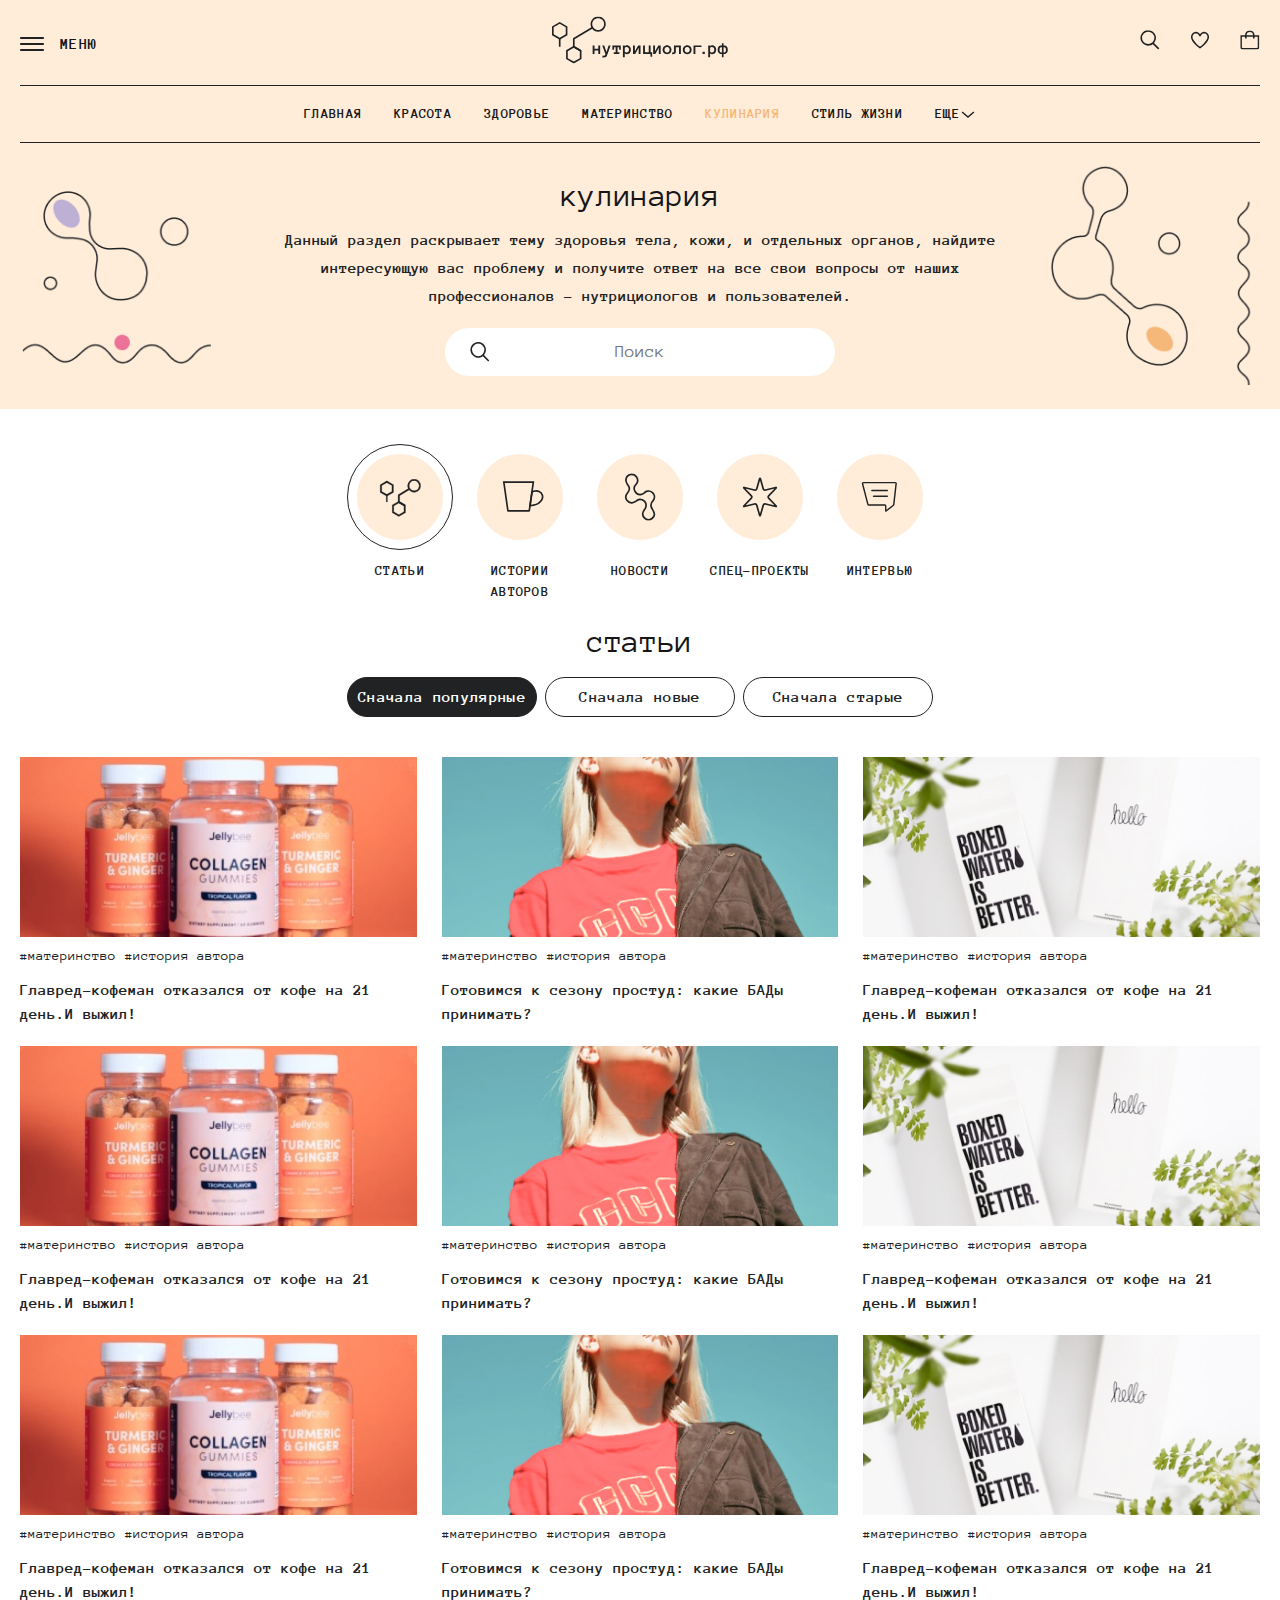
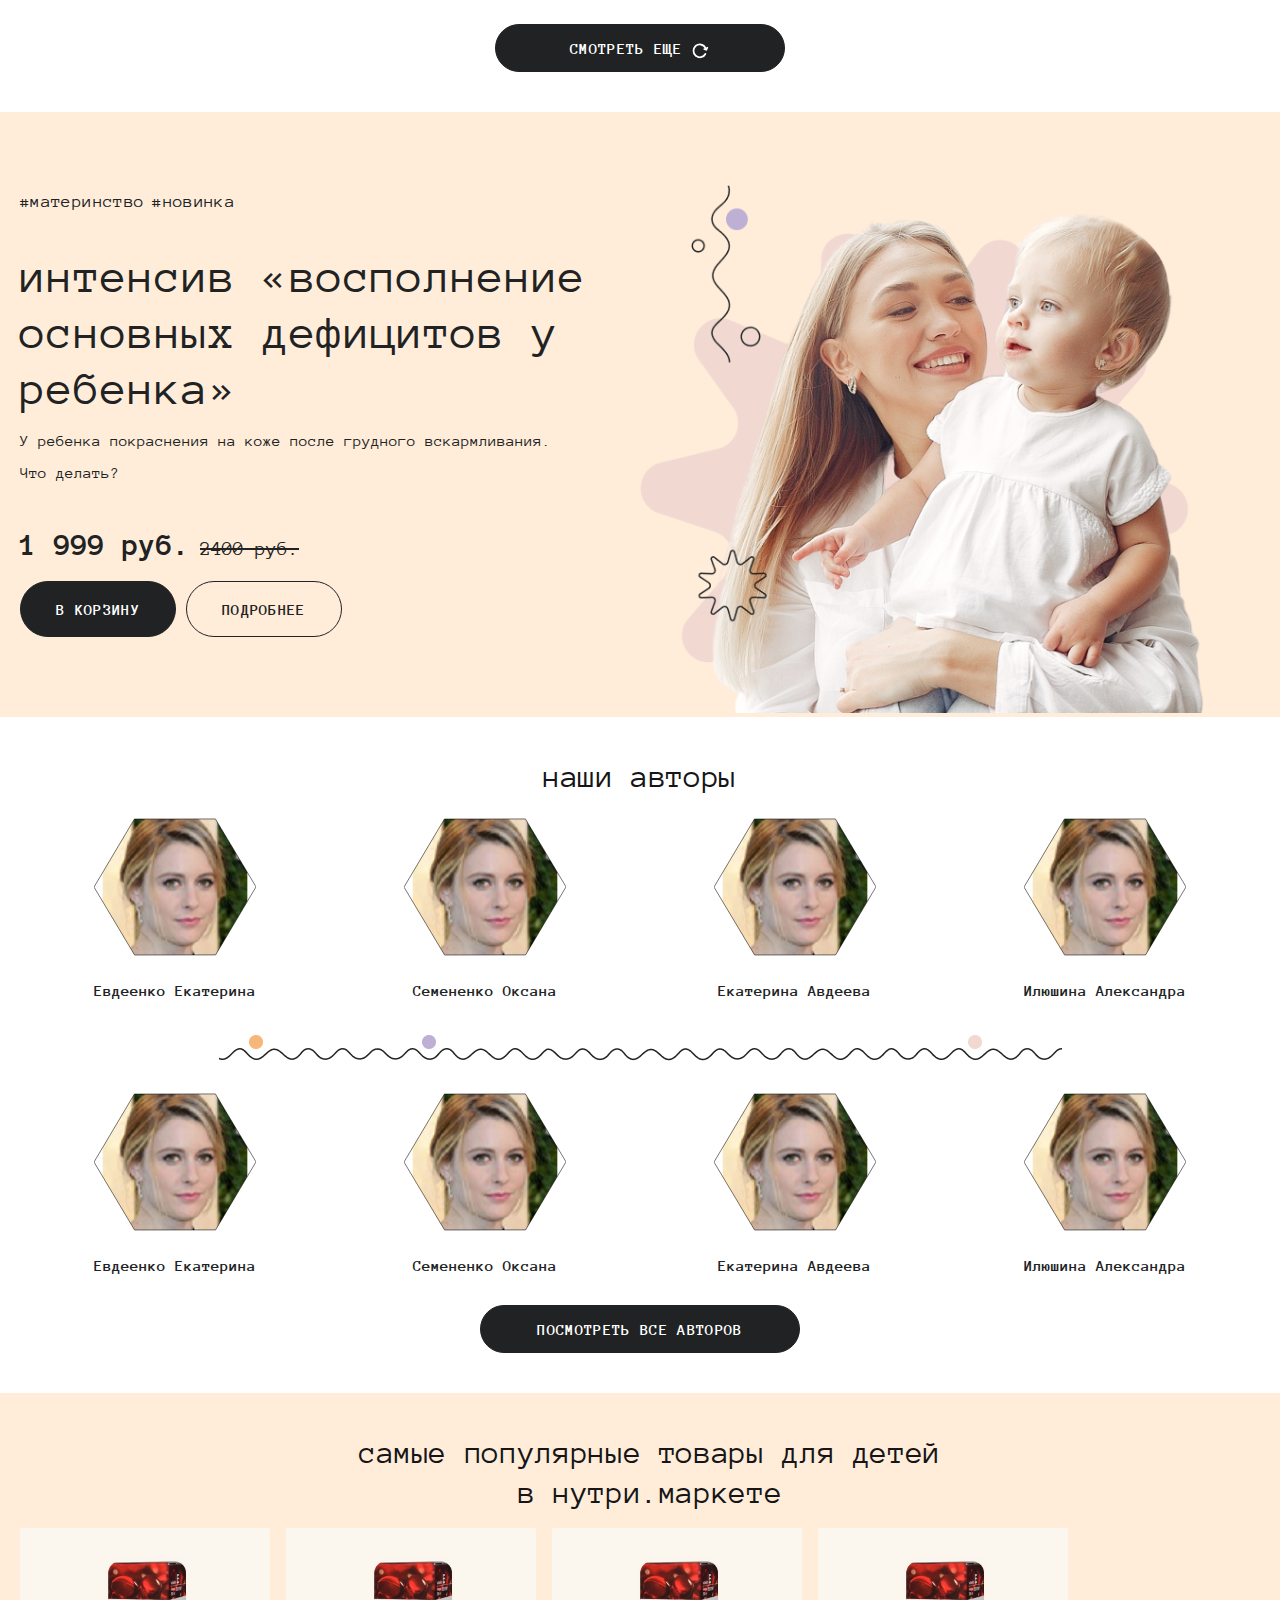
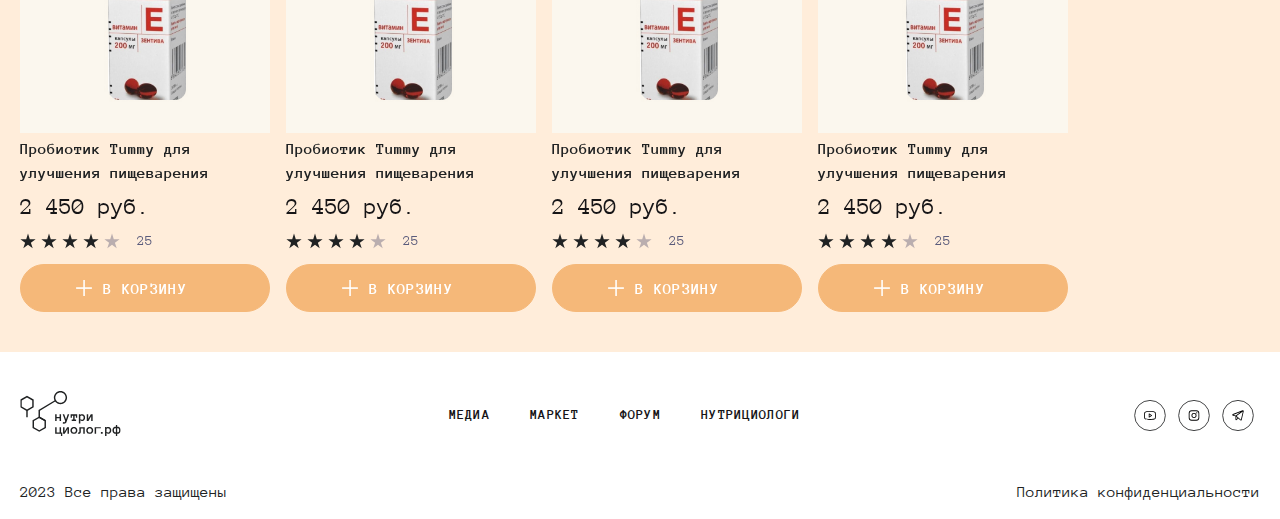
<file: kulinaria.html>
<!DOCTYPE html>
<html lang="ru">
 
<head>
 
	<meta charset="UTF-8">
	<title>кулинария</title>
 	<meta name="apple-mobile-web-app-capable" content="yes" />
    <meta name="apple-mobile-web-app-status-bar-style" content="default" />
    <meta http-equiv="X-UA-Compatible" content="IE=edge">
    <meta name="viewport" content="width=device-width, initial-scale=1.0">
    <meta name="robots" content="index, follow, max-image-preview:large, max-snippet:-1, max-video-preview:-1" />
    <meta http-equiv="Content-type" content="text/html; charset=utf-8" />
	<meta http-equiv="Content-Language" content="ru">
  	<link rel="preconnect" href="https://fonts.googleapis.com">
	<link rel="preconnect" href="https://fonts.gstatic.com" crossorigin>
	<link href="https://fonts.googleapis.com/css2?family=Anonymous+Pro:wght@400;700&display=swap" rel="stylesheet">
	<link rel="stylesheet" href="https://cdn.jsdelivr.net/npm/swiper@8/swiper-bundle.min.css"/>
	<script src="https://cdn.jsdelivr.net/npm/swiper@8/swiper-bundle.min.js"></script>
	<!-- Подключаем стили проекта -->
	<link rel="stylesheet" href="css/app.min.css?v=1">

</head>
 
<body style="--bgncolor: #FFEDDA;">
	<header>
		<div class="inner-page">
			<div class="header__top row">
				<div class="header__left">
					<div class="menu-btn">Меню</div>
					<div class="menu-mob">
						<ul>
							<li class="active"><a href="/">медиа</a></li>
							<li><a href="/">форум</a></li>
							<li><a href="/">МАРКЕТ</a></li>
						</ul>
						<div class="menu-mob__btm">
							<ul>
								<li><a href="/"><img width="20" height="20" src="images/dest/sprite.svg#user" alt="">Личный кабинет</a></li>
								<li><a href="/"><img width="20" height="20" src="images/dest/sprite.svg#like" alt="">Избранное</a></li>
							</ul>
						</div>
					</div>
				</div>
				<div class="logo"><a href="/"><img width="255" height="68" src="images/dest/logo.svg" alt="">
					<img width="255" height="68" src="images/dest/logo2.svg" alt=""></a></div>
				<div class="header__right">
					<ul>
						<li><a href="/"><img width="20" height="20" src="images/dest/sprite.svg#search" alt=""></a></li>
						<li><a href="/"><img width="20" height="20" src="images/dest/sprite.svg#like" alt=""></a></li>
						<li><a href="/"><img width="20" height="20" src="images/dest/sprite.svg#basket" alt=""></a></li>
						<li><a href="/"><img width="20" height="20" src="images/dest/sprite.svg#user" alt=""></a></li>
					</ul>
				</div>
			</div>
			
			<div class="menu">
				<ul>
					<li><a href="/">главная</a></li>
					<li><a href="/">красота</a></li>
					<li><a href="/zdorovie.html">здоровье</a></li>
					<li><a href="/materinstvo.html">материнство</a></li>
					<li class="active"><a href="/kulinaria.html">кулинария </a></li>
					<li><a href="/style.html">стиль жизни</a></li>
					<li><a href="/obrazovanie.html">образование</a></li>
					<li class="menu-has-ch">
						<a href="#">еще</a>
						<ul>
							<li><a href="/">нутри.вики</a></li>
							<li><a href="/">подборки</a></li>
							<li><a href="/authors.html">авторы</a></li>
							<li><a href="/">спец-проекты</a></li>
						</ul>
					</li>
				</ul>
			</div>
		</div>
	</header>
 	<div class="content-area">
		
		<div class="top-bl">
			<div class="inner-page row">
				<div class="top-bl__left">
					<img src="images/dest/bg-20.png" alt="">
				</div>
				<div class="top-bl__mid">
					<h1 class="h2">кулинария</h1>
					<p>Данный раздел раскрывает тему здоровья тела, кожи, и отдельных органов, найдите интересующую вас проблему и получите ответ на все свои вопросы от наших профессионалов - нутрициологов и пользователей.</p>
					<form action="/">
						<input type="text" placeholder="Поиск">
					</form>
				</div>
				<div class="top-bl__right">
					<img src="images/dest/bg-19.png" alt="">
				</div>
			</div>
		</div>
		<div class="top-nav">
			<div class="inner-page">
				<ul>
					<li class="active"><a href="/"><span class="top-nav__img"><img src="images/dest/sprite.svg#articles" alt=""></span>Статьи</a></li>
					<li><a href="/"><span class="top-nav__img"><img src="images/dest/sprite.svg#stories" alt=""></span>Истории<br> авторов</a></li>
					<li><a href="/"><span class="top-nav__img"><img src="images/dest/sprite.svg#news" alt=""></span>Новости</a></li>
					<li><a href="/"><span class="top-nav__img"><img src="images/dest/sprite.svg#spec" alt=""></span>Спец-проекты</a></li>
					<li><a href="/"><span class="top-nav__img"><img src="images/dest/sprite.svg#interview" alt=""></span>Интервью</a></li>
				</ul>
			</div>
		</div>
		<div class="news news-bl section">
			<div class="inner-page">
				<div class="h2">статьи</div>
				<a href="#" class="btn btn-fltr">Фильтр</a>
				<ul class="sort">
					<li><a href="/" class="btn">Сначала популярные</a></li>
					<li><a href="/" class="btn btn_wh">Сначала новые</a></li>
					<li><a href="/" class="btn btn_wh">Сначала старые</a></li>
				</ul>
			</div>
			
			<div class="inner-page row">
				<div class="news-item">
					<a href="/" class="news-item__img"><img src="images/dest/news-1.jpg" alt=""></a>
					<div class="news-item__tags">
						<ul>
							<li><a href="/">#материнство</a></li>
							<li><a href="/">#история автора</a></li>
						</ul>
					</div>
					<a href="/" class="news-item__ttl">Главред-кофеман отказался от кофе на 21 день.И выжил!</a>
					<a href="/" class="news-item__more">Читать</a>
				</div>
				<div class="news-item">
					<a href="/" class="news-item__img"><img src="images/dest/news-2.jpg" alt=""></a>
					<div class="news-item__tags">
						<ul>
							<li><a href="/">#материнство</a></li>
							<li><a href="/">#история автора</a></li>
						</ul>
					</div>
					<a href="/" class="news-item__ttl">Готовимся к сезону простуд: какие БАДы принимать?</a>
					<a href="/" class="news-item__more">Читать</a>
				</div>
				<div class="news-item">
					<a href="/" class="news-item__img"><img src="images/dest/news-3.jpg" alt=""></a>
					<div class="news-item__tags">
						<ul>
							<li><a href="/">#материнство</a></li>
							<li><a href="/">#история автора</a></li>
						</ul>
					</div>
					<a href="/" class="news-item__ttl">Главред-кофеман отказался от кофе на 21 день.И выжил!</a>
					<a href="/" class="news-item__more">Читать</a>
				</div>
				<div class="news-item">
					<a href="/" class="news-item__img"><img src="images/dest/news-1.jpg" alt=""></a>
					<div class="news-item__tags">
						<ul>
							<li><a href="/">#материнство</a></li>
							<li><a href="/">#история автора</a></li>
						</ul>
					</div>
					<a href="/" class="news-item__ttl">Главред-кофеман отказался от кофе на 21 день.И выжил!</a>
					<a href="/" class="news-item__more">Читать</a>
				</div>
				<div class="news-item">
					<a href="/" class="news-item__img"><img src="images/dest/news-2.jpg" alt=""></a>
					<div class="news-item__tags">
						<ul>
							<li><a href="/">#материнство</a></li>
							<li><a href="/">#история автора</a></li>
						</ul>
					</div>
					<a href="/" class="news-item__ttl">Готовимся к сезону простуд: какие БАДы принимать?</a>
					<a href="/" class="news-item__more">Читать</a>
				</div>
				<div class="news-item">
					<a href="/" class="news-item__img"><img src="images/dest/news-3.jpg" alt=""></a>
					<div class="news-item__tags">
						<ul>
							<li><a href="/">#материнство</a></li>
							<li><a href="/">#история автора</a></li>
						</ul>
					</div>
					<a href="/" class="news-item__ttl">Главред-кофеман отказался от кофе на 21 день.И выжил!</a>
					<a href="/" class="news-item__more">Читать</a>
				</div>
				<div class="news-item">
					<a href="/" class="news-item__img"><img src="images/dest/news-1.jpg" alt=""></a>
					<div class="news-item__tags">
						<ul>
							<li><a href="/">#материнство</a></li>
							<li><a href="/">#история автора</a></li>
						</ul>
					</div>
					<a href="/" class="news-item__ttl">Главред-кофеман отказался от кофе на 21 день.И выжил!</a>
					<a href="/" class="news-item__more">Читать</a>
				</div>
				<div class="news-item">
					<a href="/" class="news-item__img"><img src="images/dest/news-2.jpg" alt=""></a>
					<div class="news-item__tags">
						<ul>
							<li><a href="/">#материнство</a></li>
							<li><a href="/">#история автора</a></li>
						</ul>
					</div>
					<a href="/" class="news-item__ttl">Готовимся к сезону простуд: какие БАДы принимать?</a>
					<a href="/" class="news-item__more">Читать</a>
				</div>
				<div class="news-item">
					<a href="/" class="news-item__img"><img src="images/dest/news-3.jpg" alt=""></a>
					<div class="news-item__tags">
						<ul>
							<li><a href="/">#материнство</a></li>
							<li><a href="/">#история автора</a></li>
						</ul>
					</div>
					<a href="/" class="news-item__ttl">Главред-кофеман отказался от кофе на 21 день.И выжил!</a>
					<a href="/" class="news-item__more">Читать</a>
				</div>
			</div>
			<div class="inner-page">
				<a href="/" class="btn more-btn"> Смотреть еще</a>
			</div>
			
		</div>
		<div class="stock">
			<div class="inner-page row">
				<div class="stock__left">
					<div class="stock__tags">
						<ul>
							<li><a href="/">#материнство</a></li>
							<li><a href="/">#новинка</a></li>
						</ul>
					</div>
					<div class="stock__mid">
						<div class="stock__ttl">
							<a href="/">интенсив «восполнение основных дефицитов у ребенка»</a>
						</div>
						<p>У ребенка покраснения на коже после грудного вскармливания. <br> Что делать?</p>
					</div>
					<div class="stock__btm">
						<div class="stock__price">
							<span>1 999 руб.</span>
							<span>2400 руб.</span>
						</div>
						<div class="stock__btn">
							<a href="/" class="btn">в корзину</a>
							<a href="/" class="btn">подробнее</a>
						</div>
					</div>
				</div>
				<div class="stock__right">
					<img src="images/dest/stock.png" alt="">
				</div>
			</div>
		</div>
		<div class="authors section">
			<div class="inner-page">
				<div class="h2">наши авторы</div>
				<div class="row">
					<div class="authors-item">
						<a class="authors-item__img" href="/">
							<svg version="1.1" xmlns="http://www.w3.org/2000/svg" viewBox="0 0 300 252">
							  <defs>
							    <pattern id="img" patternUnits="userSpaceOnUse" width="100%" height="100%">
							      <image xlink:href="images/dest/auth.png" />
							    </pattern>
							  </defs>
							    <path fill="url(#img)" d="M75.173,251.959L0,126.152l74.827-126l150-0.193L300,125.766l-74.827,126L75.173,251.959z"/>
							</svg>
						</a>
						<a href="/" class="authors-item__ttl">Евдеенко Екатерина</a>
					</div>
					<div class="authors-item">
						<a class="authors-item__img" href="/">
							<svg version="1.1" xmlns="http://www.w3.org/2000/svg" viewBox="0 0 300 252">
							  <defs>
							    <pattern id="img2" patternUnits="userSpaceOnUse" width="100%" height="100%">
							      <image xlink:href="images/dest/auth.png" />
							    </pattern>
							  </defs>
							    <path fill="url(#img2)" d="M75.173,251.959L0,126.152l74.827-126l150-0.193L300,125.766l-74.827,126L75.173,251.959z"/>
							</svg>
						</a>
						<a href="/" class="authors-item__ttl">Семененко Оксана</a>
					</div>
					<div class="authors-item">
						<a class="authors-item__img" href="/">
							<svg version="1.1" xmlns="http://www.w3.org/2000/svg" viewBox="0 0 300 252">
							  <defs>
							    <pattern id="img3" patternUnits="userSpaceOnUse" width="100%" height="100%">
							      <image xlink:href="images/dest/auth.png" />
							    </pattern>
							  </defs>
							    <path fill="url(#img3)" d="M75.173,251.959L0,126.152l74.827-126l150-0.193L300,125.766l-74.827,126L75.173,251.959z"/>
							</svg>
						</a>
						<a href="/" class="authors-item__ttl">Екатерина Авдеева</a>
					</div>
					<div class="authors-item">
						<a class="authors-item__img" href="/">
							<svg version="1.1" xmlns="http://www.w3.org/2000/svg" viewBox="0 0 300 252">
							  <defs>
							    <pattern id="img4" patternUnits="userSpaceOnUse" width="100%" height="100%">
							      <image xlink:href="images/dest/auth.png" />
							    </pattern>
							  </defs>
							    <path fill="url(#img4)" d="M75.173,251.959L0,126.152l74.827-126l150-0.193L300,125.766l-74.827,126L75.173,251.959z"/>
							</svg>
						</a>
						<a href="/" class="authors-item__ttl">Илюшина Александра</a>
					</div>
				</div>
				<div class="hr"></div>
				<div class="row">
					<div class="authors-item">
						<a class="authors-item__img" href="/">
							<svg version="1.1" xmlns="http://www.w3.org/2000/svg" viewBox="0 0 300 252">
							  <defs>
							    <pattern id="img" patternUnits="userSpaceOnUse" width="100%" height="100%">
							      <image xlink:href="images/dest/auth.png" />
							    </pattern>
							  </defs>
							    <path fill="url(#img)" d="M75.173,251.959L0,126.152l74.827-126l150-0.193L300,125.766l-74.827,126L75.173,251.959z"/>
							</svg>
						</a>
						<a href="/" class="authors-item__ttl">Евдеенко Екатерина</a>
					</div>
					<div class="authors-item">
						<a class="authors-item__img" href="/">
							<svg version="1.1" xmlns="http://www.w3.org/2000/svg" viewBox="0 0 300 252">
							  <defs>
							    <pattern id="img2" patternUnits="userSpaceOnUse" width="100%" height="100%">
							      <image xlink:href="images/dest/auth.png" />
							    </pattern>
							  </defs>
							    <path fill="url(#img2)" d="M75.173,251.959L0,126.152l74.827-126l150-0.193L300,125.766l-74.827,126L75.173,251.959z"/>
							</svg>
						</a>
						<a href="/" class="authors-item__ttl">Семененко Оксана</a>
					</div>
					<div class="authors-item">
						<a class="authors-item__img" href="/">
							<svg version="1.1" xmlns="http://www.w3.org/2000/svg" viewBox="0 0 300 252">
							  <defs>
							    <pattern id="img2" patternUnits="userSpaceOnUse" width="100%" height="100%">
							      <image xlink:href="images/dest/auth.png" />
							    </pattern>
							  </defs>
							    <path fill="url(#img2)" d="M75.173,251.959L0,126.152l74.827-126l150-0.193L300,125.766l-74.827,126L75.173,251.959z"/>
							</svg>
						</a>
						<a href="/" class="authors-item__ttl">Семененко Оксана</a>
					</div>
					<div class="authors-item">
						<a class="authors-item__img" href="/">
							<svg version="1.1" xmlns="http://www.w3.org/2000/svg" viewBox="0 0 300 252">
							  <defs>
							    <pattern id="img2" patternUnits="userSpaceOnUse" width="100%" height="100%">
							      <image xlink:href="images/dest/auth.png" />
							    </pattern>
							  </defs>
							    <path fill="url(#img2)" d="M75.173,251.959L0,126.152l74.827-126l150-0.193L300,125.766l-74.827,126L75.173,251.959z"/>
							</svg>
						</a>
						<a href="/" class="authors-item__ttl">Семененко Оксана</a>
					</div>
					<div class="authors-item">
						<a class="authors-item__img" href="/">
							<svg version="1.1" xmlns="http://www.w3.org/2000/svg" viewBox="0 0 300 252">
							  <defs>
							    <pattern id="img3" patternUnits="userSpaceOnUse" width="100%" height="100%">
							      <image xlink:href="images/dest/auth.png" />
							    </pattern>
							  </defs>
							    <path fill="url(#img3)" d="M75.173,251.959L0,126.152l74.827-126l150-0.193L300,125.766l-74.827,126L75.173,251.959z"/>
							</svg>
						</a>
						<a href="/" class="authors-item__ttl">Екатерина Авдеева</a>
					</div>
					<div class="authors-item">
						<a class="authors-item__img" href="/">
							<svg version="1.1" xmlns="http://www.w3.org/2000/svg" viewBox="0 0 300 252">
							  <defs>
							    <pattern id="img4" patternUnits="userSpaceOnUse" width="100%" height="100%">
							      <image xlink:href="images/dest/auth.png" />
							    </pattern>
							  </defs>
							    <path fill="url(#img4)" d="M75.173,251.959L0,126.152l74.827-126l150-0.193L300,125.766l-74.827,126L75.173,251.959z"/>
							</svg>
						</a>
						<a href="/" class="authors-item__ttl">Илюшина Александра</a>
					</div>
				</div>
				<div class="hr2"></div>
				<div class="row">
					<div class="authors-item">
						<a class="authors-item__img" href="/">
							<svg version="1.1" xmlns="http://www.w3.org/2000/svg" viewBox="0 0 300 252">
							  <defs>
							    <pattern id="img" patternUnits="userSpaceOnUse" width="100%" height="100%">
							      <image xlink:href="images/dest/auth.png" />
							    </pattern>
							  </defs>
							    <path fill="url(#img)" d="M75.173,251.959L0,126.152l74.827-126l150-0.193L300,125.766l-74.827,126L75.173,251.959z"/>
							</svg>
						</a>
						<a href="/" class="authors-item__ttl">Евдеенко Екатерина</a>
					</div>
					<div class="authors-item">
						<a class="authors-item__img" href="/">
							<svg version="1.1" xmlns="http://www.w3.org/2000/svg" viewBox="0 0 300 252">
							  <defs>
							    <pattern id="img2" patternUnits="userSpaceOnUse" width="100%" height="100%">
							      <image xlink:href="images/dest/auth.png" />
							    </pattern>
							  </defs>
							    <path fill="url(#img2)" d="M75.173,251.959L0,126.152l74.827-126l150-0.193L300,125.766l-74.827,126L75.173,251.959z"/>
							</svg>
						</a>
						<a href="/" class="authors-item__ttl">Семененко Оксана</a>
					</div>
					<div class="authors-item">
						<a class="authors-item__img" href="/">
							<svg version="1.1" xmlns="http://www.w3.org/2000/svg" viewBox="0 0 300 252">
							  <defs>
							    <pattern id="img3" patternUnits="userSpaceOnUse" width="100%" height="100%">
							      <image xlink:href="images/dest/auth.png" />
							    </pattern>
							  </defs>
							    <path fill="url(#img3)" d="M75.173,251.959L0,126.152l74.827-126l150-0.193L300,125.766l-74.827,126L75.173,251.959z"/>
							</svg>
						</a>
						<a href="/" class="authors-item__ttl">Екатерина Авдеева</a>
					</div>
					<div class="authors-item">
						<a class="authors-item__img" href="/">
							<svg version="1.1" xmlns="http://www.w3.org/2000/svg" viewBox="0 0 300 252">
							  <defs>
							    <pattern id="img4" patternUnits="userSpaceOnUse" width="100%" height="100%">
							      <image xlink:href="images/dest/auth.png" />
							    </pattern>
							  </defs>
							    <path fill="url(#img4)" d="M75.173,251.959L0,126.152l74.827-126l150-0.193L300,125.766l-74.827,126L75.173,251.959z"/>
							</svg>
						</a>
						<a href="/" class="authors-item__ttl">Илюшина Александра</a>
					</div>
				</div>
				<a href="/" class="btn">посмотреть все авторов</a>
			</div>
		</div>
		<div class="products products-btm section">
			<div class="inner-page">
				<div class="row">
					<div class="h2">самые популярные товары <span class="mob-h">для детей<br> В НУТРИ.МАРКЕТЕ</span></div>
				</div>
				<div class="swiper products-slider">
					<div class="swiper-wrapper">
					    <div class="swiper-slide">
					    	<div class="products-item">
					    		<a href="/" class="products-item__img"><img src="images/dest/product.jpg" alt=""></a>
					    		<a href="/" class="products-item__ttl">Пробиотик Tummy для улучшения пищеварения</a>
					    		<div class="products-item__btm row">
					    			<div class="products-item__pr">2 450 руб.</div>
					    			<div class="products-item__rating">
					    				<ul>
											<li class="active"></li>
											<li class="active"></li>
											<li class="active"></li>
											<li class="active"></li>
											<li></li>
										</ul>
										<div class="products-item__ratingnum">25</div>
					    			</div>
					    			
					    		</div>
					    		<a href="/" class="btn"><span>добавить</span> в корзину</a>
					    	</div>
					    </div>
					    <div class="swiper-slide">
					    	<div class="products-item">
					    		<a href="/" class="products-item__img"><img src="images/dest/product.jpg" alt=""></a>
					    		<a href="/" class="products-item__ttl">Пробиотик Tummy для улучшения пищеварения</a>
					    		<div class="products-item__btm row">
					    			<div class="products-item__pr">2 450 руб.</div>
					    			<div class="products-item__rating">
					    				<ul>
											<li class="active"></li>
											<li class="active"></li>
											<li class="active"></li>
											<li class="active"></li>
											<li></li>
										</ul>
										<div class="products-item__ratingnum">25</div>
					    			</div>
					    			
					    		</div>
					    		<a href="/" class="btn"><span>добавить</span> в корзину</a>
					    	</div>
					    </div>
					    <div class="swiper-slide">
					    	<div class="products-item">
					    		<a href="/" class="products-item__img"><img src="images/dest/product.jpg" alt=""></a>
					    		<a href="/" class="products-item__ttl">Пробиотик Tummy для улучшения пищеварения</a>
					    		<div class="products-item__btm row">
					    			<div class="products-item__pr">2 450 руб.</div>
					    			<div class="products-item__rating">
					    				<ul>
											<li class="active"></li>
											<li class="active"></li>
											<li class="active"></li>
											<li class="active"></li>
											<li></li>
										</ul>
										<div class="products-item__ratingnum">25</div>
					    			</div>
					    			
					    		</div>
					    		<a href="/" class="btn"><span>добавить</span> в корзину</a>
					    	</div>
					    </div>
					    <div class="swiper-slide">
					    	<div class="products-item">
					    		<a href="/" class="products-item__img"><img src="images/dest/product.jpg" alt=""></a>
					    		<a href="/" class="products-item__ttl">Пробиотик Tummy для улучшения пищеварения</a>
					    		<div class="products-item__btm row">
					    			<div class="products-item__pr">2 450 руб.</div>
					    			<div class="products-item__rating">
					    				<ul>
											<li class="active"></li>
											<li class="active"></li>
											<li class="active"></li>
											<li class="active"></li>
											<li></li>
										</ul>
										<div class="products-item__ratingnum">25</div>
					    			</div>
					    			
					    		</div>
					    		<a href="/" class="btn"><span>добавить</span> в корзину</a>
					    	</div>
					    </div>
					</div>
					 
					<div class="swiper-button-prev products__prev"></div>
					<div class="swiper-button-next products__next"></div>

				  
				</div>
			</div>
		</div>
	</div>
 	<footer>
 		<div class="inner-page">
 			<div class="row">
 				<div class="footer__logo"><a href="/"><img src="images/dest/logo-f.svg" alt=""></a></div>
 				<ul class="footer__menu">
 					<li><a href="/">медиа</a></li>
 					<li><a href="/">МАРКЕТ</a></li>
 					<li><a href="/">форум</a></li>
 					<li><a href="/">нутрициологи</a></li>
 				</ul>
 				<ul class="soc">
 					<li class="soc__ytb"><a href="/"></a></li>
 					<li class="soc__inst"><a href="/"></a></li>
 					<li class="soc__tg"><a href="/"></a></li>
 				</ul>
 			</div>
 			<div class="row">
 				<div class="copyr">2023 Все права защищены</div>
 				<a class="policy" href="/">Политика конфиденциальности</a>
 			</div>
 		</div>
 	</footer>
	<script src="js/app.min.js?v=1"></script>
 
</body>
</html>
</file>
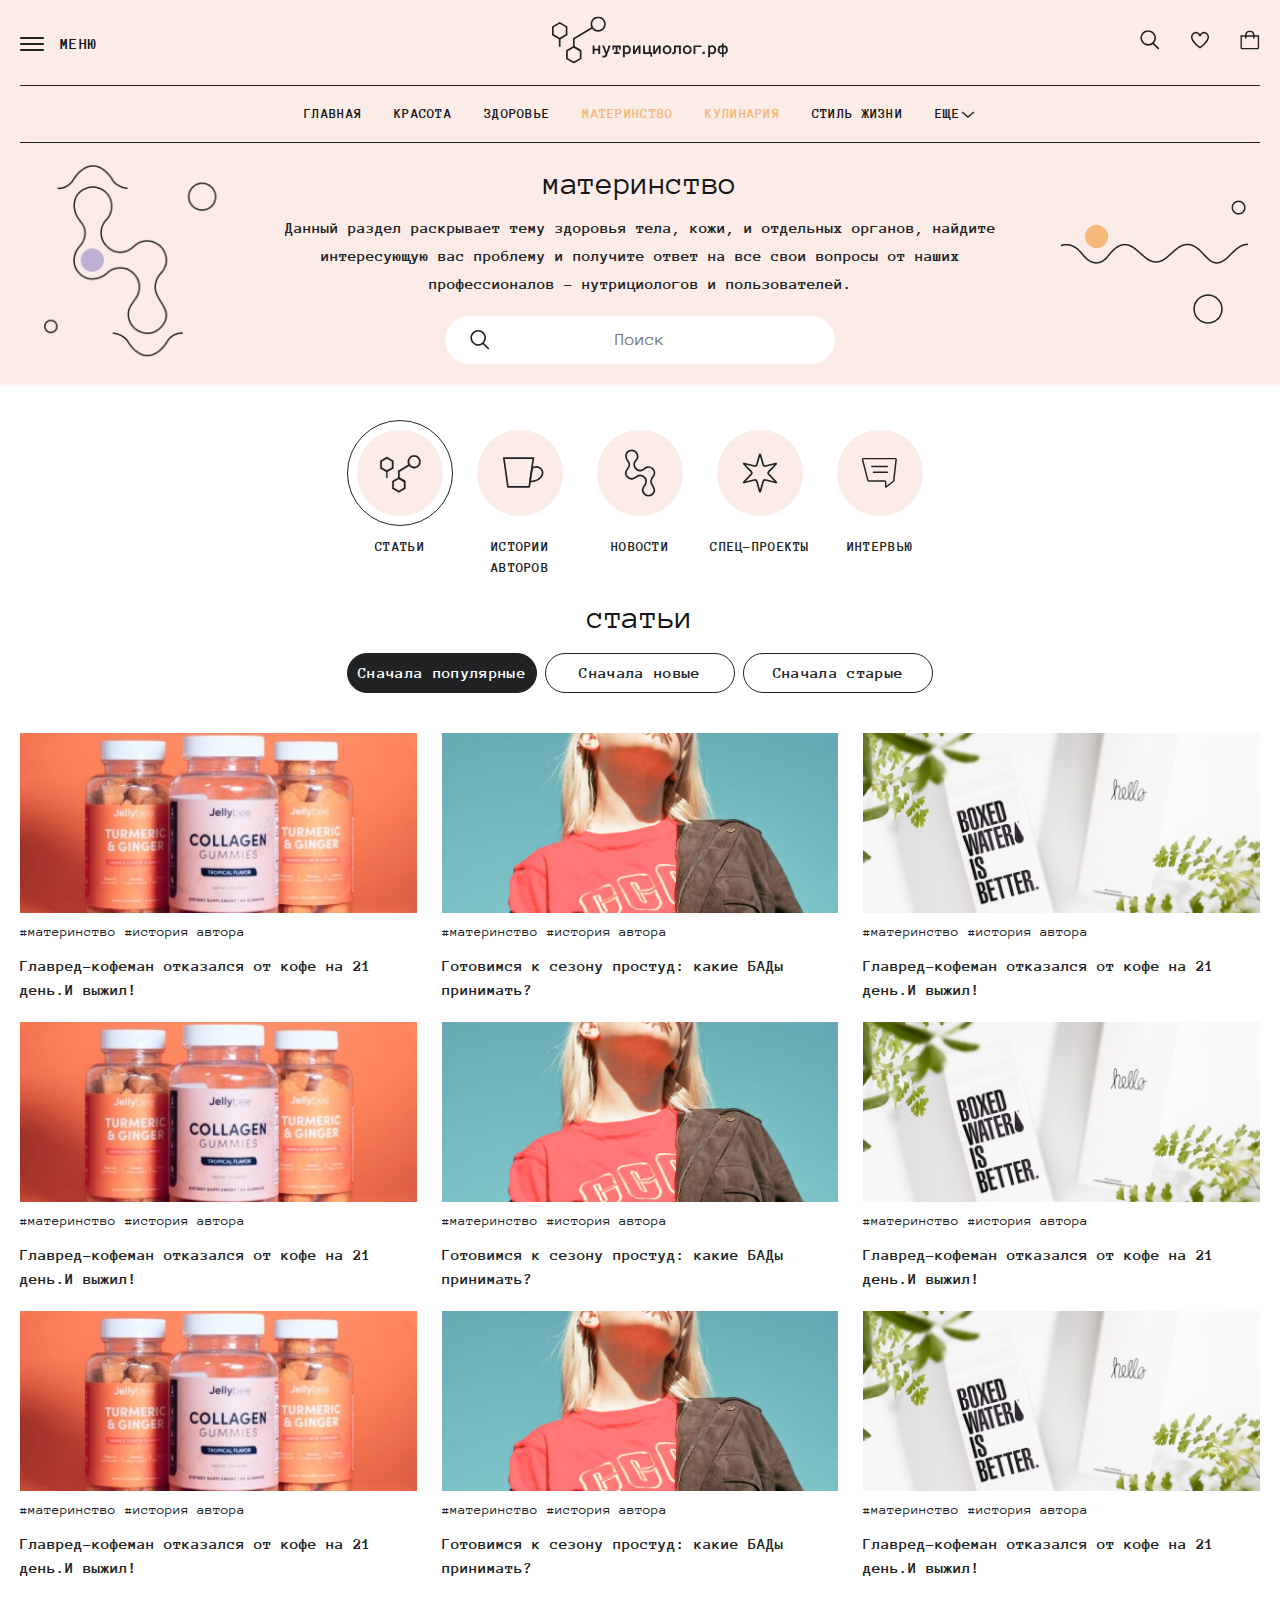
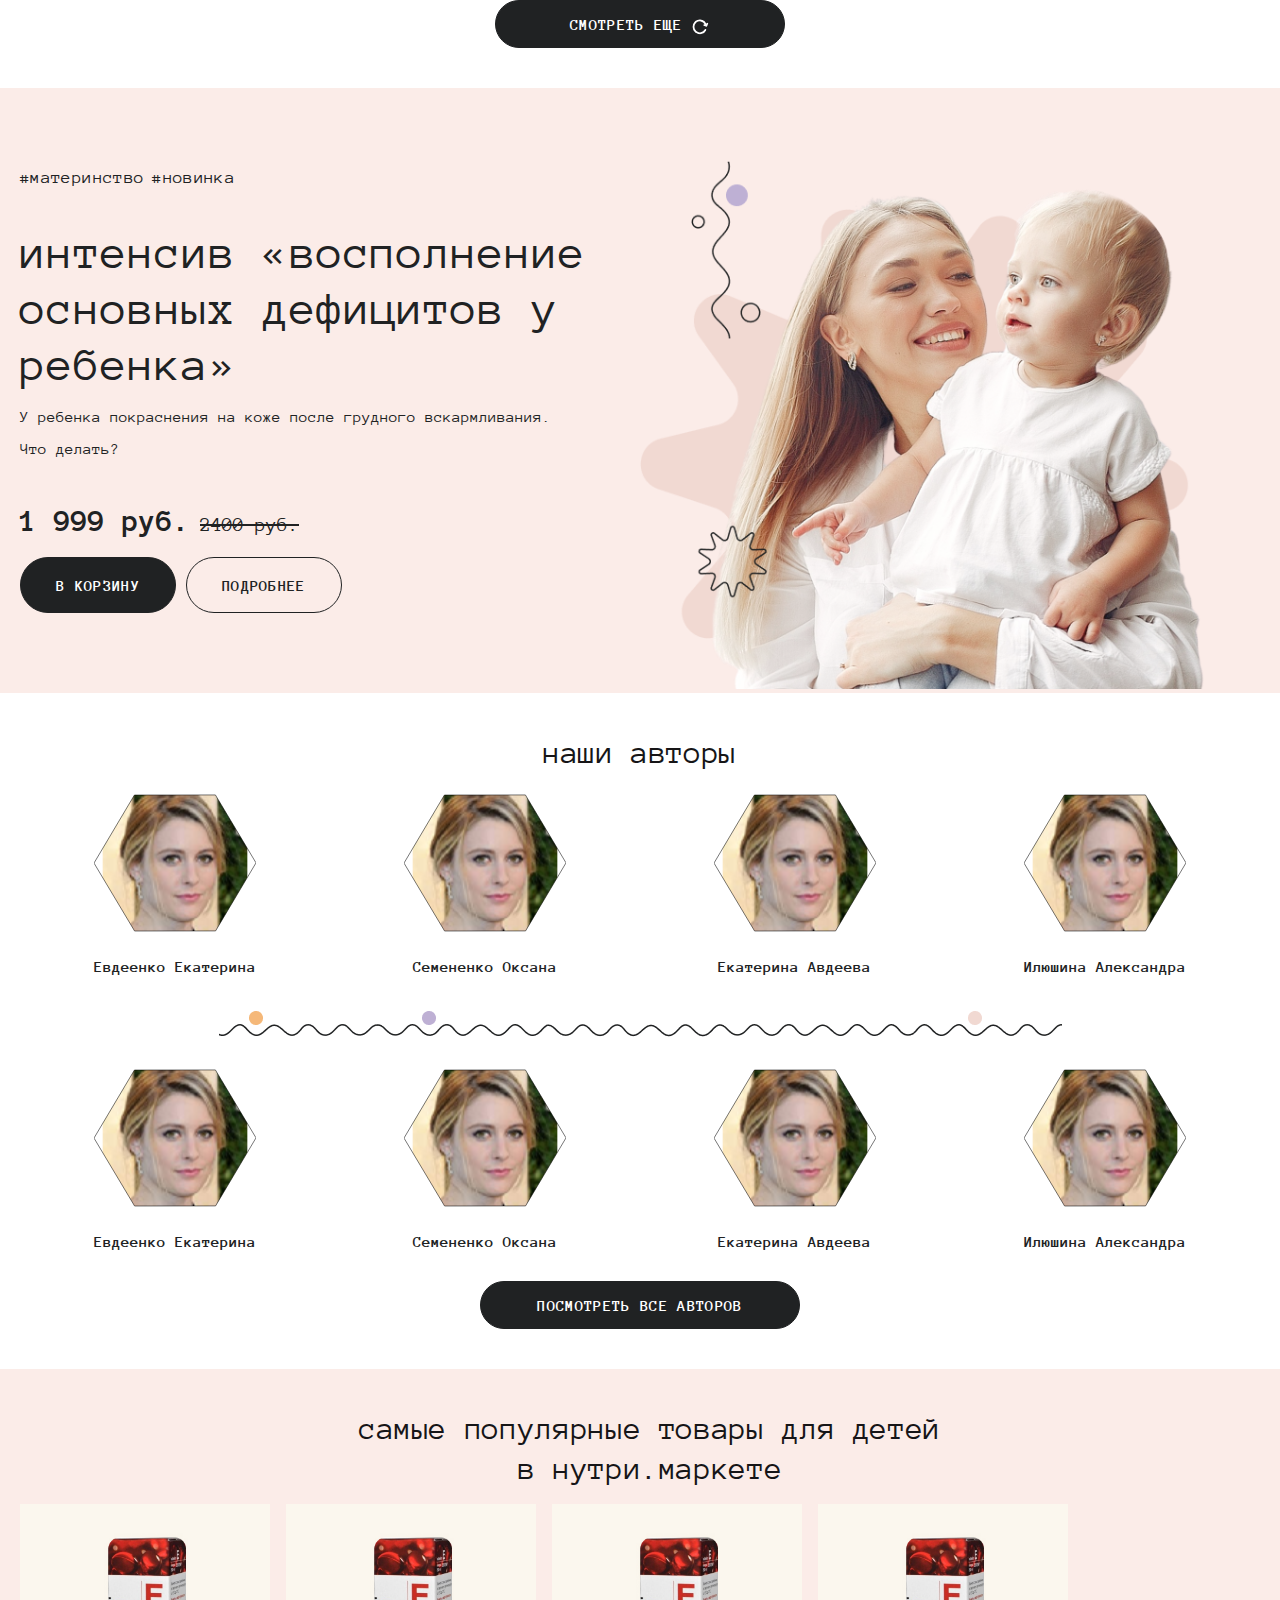
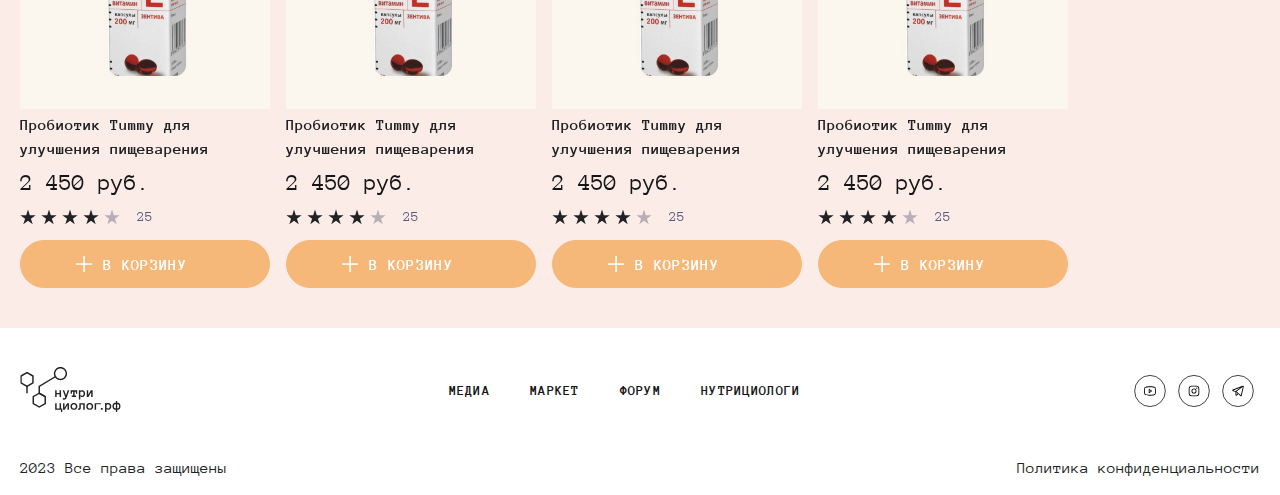
<file: materinstvo.html>
<!DOCTYPE html>
<html lang="ru">
 
<head>
 
	<meta charset="UTF-8">
	<title>материнство</title>
 	<meta name="apple-mobile-web-app-capable" content="yes" />
    <meta name="apple-mobile-web-app-status-bar-style" content="default" />
    <meta http-equiv="X-UA-Compatible" content="IE=edge">
    <meta name="viewport" content="width=device-width, initial-scale=1.0">
    <meta name="robots" content="index, follow, max-image-preview:large, max-snippet:-1, max-video-preview:-1" />
    <meta http-equiv="Content-type" content="text/html; charset=utf-8" />
	<meta http-equiv="Content-Language" content="ru">
  	<link rel="preconnect" href="https://fonts.googleapis.com">
	<link rel="preconnect" href="https://fonts.gstatic.com" crossorigin>
	<link href="https://fonts.googleapis.com/css2?family=Anonymous+Pro:wght@400;700&display=swap" rel="stylesheet">
	<link rel="stylesheet" href="https://cdn.jsdelivr.net/npm/swiper@8/swiper-bundle.min.css"/>
	<script src="https://cdn.jsdelivr.net/npm/swiper@8/swiper-bundle.min.js"></script>
	<!-- Подключаем стили проекта -->
	<link rel="stylesheet" href="css/app.min.css?v=1">

</head>
 
<body style="--bgncolor: #FBECE8;">
	<header>
		<div class="inner-page">
			<div class="header__top row">
				<div class="header__left">
					<div class="menu-btn">Меню</div>
					<div class="menu-mob">
						<ul>
							<li class="active"><a href="/">медиа</a></li>
							<li><a href="/">форум</a></li>
							<li><a href="/">МАРКЕТ</a></li>
						</ul>
						<div class="menu-mob__btm">
							<ul>
								<li><a href="/"><img width="20" height="20" src="/images/dest/sprite.svg#user" alt="">Личный кабинет</a></li>
								<li><a href="/"><img width="20" height="20" src="/images/dest/sprite.svg#like" alt="">Избранное</a></li>
							</ul>
						</div>
					</div>
				</div>
				<div class="logo"><a href="/"><img width="255" height="68" src="/images/dest/logo.svg" alt="">
					<img width="255" height="68" src="images/dest/logo2.svg" alt=""></a></div>
				<div class="header__right">
					<ul>
						<li><a href="/"><img width="20" height="20" src="/images/dest/sprite.svg#search" alt=""></a></li>
						<li><a href="/"><img width="20" height="20" src="/images/dest/sprite.svg#like" alt=""></a></li>
						<li><a href="/"><img width="20" height="20" src="/images/dest/sprite.svg#basket" alt=""></a></li>
						<li><a href="/"><img width="20" height="20" src="/images/dest/sprite.svg#user" alt=""></a></li>
					</ul>
				</div>
			</div>
			
			<div class="menu">
				<ul>
					<li><a href="/">главная</a></li>
					<li><a href="/">красота</a></li>
					<li><a href="/zdorovie.html">здоровье</a></li>
					<li class="active"><a href="/materinstvo.html">материнство</a></li>
					<li class="active"><a href="/kulinaria.html">кулинария </a></li>
					<li><a href="/style.html">стиль жизни</a></li>
					<li><a href="/obrazovanie.html">образование</a></li>
					<li class="menu-has-ch">
						<a href="#">еще</a>
						<ul>
							<li><a href="/">нутри.вики</a></li>
							<li><a href="/">подборки</a></li>
							<li><a href="/authors.html">авторы</a></li>
							<li><a href="/">спец-проекты</a></li>
						</ul>
					</li>
				</ul>
			</div>
		</div>
	</header>
 	<div class="content-area">
		
		<div class="top-bl">
			<div class="inner-page row">
				<div class="top-bl__left">
					<img src="images/dest/bg-13.png" alt="">
				</div>
				<div class="top-bl__mid">
					<h1 class="h2">материнство</h1>
					<p>Данный раздел раскрывает тему здоровья тела, кожи, и отдельных органов, найдите интересующую вас проблему и получите ответ на все свои вопросы от наших профессионалов - нутрициологов и пользователей.</p>
					<form action="/">
						<input type="text" placeholder="Поиск">
					</form>
				</div>
				<div class="top-bl__right">
					<img src="images/dest/bg-14.png" alt="">
				</div>
			</div>
		</div>
		<div class="top-nav">
			<div class="inner-page">
				<ul>
					<li class="active"><a href="/"><span class="top-nav__img"><img src="images/dest/sprite.svg#articles" alt=""></span>Статьи</a></li>
					<li><a href="/"><span class="top-nav__img"><img src="images/dest/sprite.svg#stories" alt=""></span>Истории<br> авторов</a></li>
					<li><a href="/"><span class="top-nav__img"><img src="images/dest/sprite.svg#news" alt=""></span>Новости</a></li>
					<li><a href="/"><span class="top-nav__img"><img src="images/dest/sprite.svg#spec" alt=""></span>Спец-проекты</a></li>
					<li><a href="/"><span class="top-nav__img"><img src="images/dest/sprite.svg#interview" alt=""></span>Интервью</a></li>
				</ul>
			</div>
		</div>
		<div class="news news-bl section">
			<div class="inner-page">
				<div class="h2">статьи</div>
				<a href="#" class="btn btn-fltr">Фильтр</a>
				<ul class="sort">
					<li><a href="/" class="btn">Сначала популярные</a></li>
					<li><a href="/" class="btn btn_wh">Сначала новые</a></li>
					<li><a href="/" class="btn btn_wh">Сначала старые</a></li>
				</ul>
			</div>
			
			<div class="inner-page row">
				<div class="news-item">
					<a href="/" class="news-item__img"><img src="images/dest/news-1.jpg" alt=""></a>
					<div class="news-item__tags">
						<ul>
							<li><a href="/">#материнство</a></li>
							<li><a href="/">#история автора</a></li>
						</ul>
					</div>
					<a href="/" class="news-item__ttl">Главред-кофеман отказался от кофе на 21 день.И выжил!</a>
					<a href="/" class="news-item__more">Читать</a>
				</div>
				<div class="news-item">
					<a href="/" class="news-item__img"><img src="images/dest/news-2.jpg" alt=""></a>
					<div class="news-item__tags">
						<ul>
							<li><a href="/">#материнство</a></li>
							<li><a href="/">#история автора</a></li>
						</ul>
					</div>
					<a href="/" class="news-item__ttl">Готовимся к сезону простуд: какие БАДы принимать?</a>
					<a href="/" class="news-item__more">Читать</a>
				</div>
				<div class="news-item">
					<a href="/" class="news-item__img"><img src="images/dest/news-3.jpg" alt=""></a>
					<div class="news-item__tags">
						<ul>
							<li><a href="/">#материнство</a></li>
							<li><a href="/">#история автора</a></li>
						</ul>
					</div>
					<a href="/" class="news-item__ttl">Главред-кофеман отказался от кофе на 21 день.И выжил!</a>
					<a href="/" class="news-item__more">Читать</a>
				</div>
				<div class="news-item">
					<a href="/" class="news-item__img"><img src="images/dest/news-1.jpg" alt=""></a>
					<div class="news-item__tags">
						<ul>
							<li><a href="/">#материнство</a></li>
							<li><a href="/">#история автора</a></li>
						</ul>
					</div>
					<a href="/" class="news-item__ttl">Главред-кофеман отказался от кофе на 21 день.И выжил!</a>
					<a href="/" class="news-item__more">Читать</a>
				</div>
				<div class="news-item">
					<a href="/" class="news-item__img"><img src="images/dest/news-2.jpg" alt=""></a>
					<div class="news-item__tags">
						<ul>
							<li><a href="/">#материнство</a></li>
							<li><a href="/">#история автора</a></li>
						</ul>
					</div>
					<a href="/" class="news-item__ttl">Готовимся к сезону простуд: какие БАДы принимать?</a>
					<a href="/" class="news-item__more">Читать</a>
				</div>
				<div class="news-item">
					<a href="/" class="news-item__img"><img src="images/dest/news-3.jpg" alt=""></a>
					<div class="news-item__tags">
						<ul>
							<li><a href="/">#материнство</a></li>
							<li><a href="/">#история автора</a></li>
						</ul>
					</div>
					<a href="/" class="news-item__ttl">Главред-кофеман отказался от кофе на 21 день.И выжил!</a>
					<a href="/" class="news-item__more">Читать</a>
				</div>
				<div class="news-item">
					<a href="/" class="news-item__img"><img src="images/dest/news-1.jpg" alt=""></a>
					<div class="news-item__tags">
						<ul>
							<li><a href="/">#материнство</a></li>
							<li><a href="/">#история автора</a></li>
						</ul>
					</div>
					<a href="/" class="news-item__ttl">Главред-кофеман отказался от кофе на 21 день.И выжил!</a>
					<a href="/" class="news-item__more">Читать</a>
				</div>
				<div class="news-item">
					<a href="/" class="news-item__img"><img src="images/dest/news-2.jpg" alt=""></a>
					<div class="news-item__tags">
						<ul>
							<li><a href="/">#материнство</a></li>
							<li><a href="/">#история автора</a></li>
						</ul>
					</div>
					<a href="/" class="news-item__ttl">Готовимся к сезону простуд: какие БАДы принимать?</a>
					<a href="/" class="news-item__more">Читать</a>
				</div>
				<div class="news-item">
					<a href="/" class="news-item__img"><img src="images/dest/news-3.jpg" alt=""></a>
					<div class="news-item__tags">
						<ul>
							<li><a href="/">#материнство</a></li>
							<li><a href="/">#история автора</a></li>
						</ul>
					</div>
					<a href="/" class="news-item__ttl">Главред-кофеман отказался от кофе на 21 день.И выжил!</a>
					<a href="/" class="news-item__more">Читать</a>
				</div>
			</div>
			<div class="inner-page">
				<a href="/" class="btn more-btn"> Смотреть еще</a>
			</div>
			
		</div>
		<div class="stock">
			<div class="inner-page row">
				<div class="stock__left">
					<div class="stock__tags">
						<ul>
							<li><a href="/">#материнство</a></li>
							<li><a href="/">#новинка</a></li>
						</ul>
					</div>
					<div class="stock__mid">
						<div class="stock__ttl">
							<a href="/">интенсив «восполнение основных дефицитов у ребенка»</a>
						</div>
						<p>У ребенка покраснения на коже после грудного вскармливания. <br> Что делать?</p>
					</div>
					<div class="stock__btm">
						<div class="stock__price">
							<span>1 999 руб.</span>
							<span>2400 руб.</span>
						</div>
						<div class="stock__btn">
							<a href="/" class="btn">в корзину</a>
							<a href="/" class="btn">подробнее</a>
						</div>
					</div>
				</div>
				<div class="stock__right">
					<img src="images/dest/stock.png" alt="">
				</div>
			</div>
		</div>
		<div class="authors section">
			<div class="inner-page">
				<div class="h2">наши авторы</div>
				<div class="row">
					<div class="authors-item">
						<a class="authors-item__img" href="/">
							<svg version="1.1" xmlns="http://www.w3.org/2000/svg" viewBox="0 0 300 252">
							  <defs>
							    <pattern id="img" patternUnits="userSpaceOnUse" width="100%" height="100%">
							      <image xlink:href="images/dest/auth.png" />
							    </pattern>
							  </defs>
							    <path fill="url(#img)" d="M75.173,251.959L0,126.152l74.827-126l150-0.193L300,125.766l-74.827,126L75.173,251.959z"/>
							</svg>
						</a>
						<a href="/" class="authors-item__ttl">Евдеенко Екатерина</a>
					</div>
					<div class="authors-item">
						<a class="authors-item__img" href="/">
							<svg version="1.1" xmlns="http://www.w3.org/2000/svg" viewBox="0 0 300 252">
							  <defs>
							    <pattern id="img2" patternUnits="userSpaceOnUse" width="100%" height="100%">
							      <image xlink:href="images/dest/auth.png" />
							    </pattern>
							  </defs>
							    <path fill="url(#img2)" d="M75.173,251.959L0,126.152l74.827-126l150-0.193L300,125.766l-74.827,126L75.173,251.959z"/>
							</svg>
						</a>
						<a href="/" class="authors-item__ttl">Семененко Оксана</a>
					</div>
					<div class="authors-item">
						<a class="authors-item__img" href="/">
							<svg version="1.1" xmlns="http://www.w3.org/2000/svg" viewBox="0 0 300 252">
							  <defs>
							    <pattern id="img3" patternUnits="userSpaceOnUse" width="100%" height="100%">
							      <image xlink:href="images/dest/auth.png" />
							    </pattern>
							  </defs>
							    <path fill="url(#img3)" d="M75.173,251.959L0,126.152l74.827-126l150-0.193L300,125.766l-74.827,126L75.173,251.959z"/>
							</svg>
						</a>
						<a href="/" class="authors-item__ttl">Екатерина Авдеева</a>
					</div>
					<div class="authors-item">
						<a class="authors-item__img" href="/">
							<svg version="1.1" xmlns="http://www.w3.org/2000/svg" viewBox="0 0 300 252">
							  <defs>
							    <pattern id="img4" patternUnits="userSpaceOnUse" width="100%" height="100%">
							      <image xlink:href="images/dest/auth.png" />
							    </pattern>
							  </defs>
							    <path fill="url(#img4)" d="M75.173,251.959L0,126.152l74.827-126l150-0.193L300,125.766l-74.827,126L75.173,251.959z"/>
							</svg>
						</a>
						<a href="/" class="authors-item__ttl">Илюшина Александра</a>
					</div>
				</div>
				<div class="hr"></div>
				<div class="row">
					<div class="authors-item">
						<a class="authors-item__img" href="/">
							<svg version="1.1" xmlns="http://www.w3.org/2000/svg" viewBox="0 0 300 252">
							  <defs>
							    <pattern id="img" patternUnits="userSpaceOnUse" width="100%" height="100%">
							      <image xlink:href="images/dest/auth.png" />
							    </pattern>
							  </defs>
							    <path fill="url(#img)" d="M75.173,251.959L0,126.152l74.827-126l150-0.193L300,125.766l-74.827,126L75.173,251.959z"/>
							</svg>
						</a>
						<a href="/" class="authors-item__ttl">Евдеенко Екатерина</a>
					</div>
					<div class="authors-item">
						<a class="authors-item__img" href="/">
							<svg version="1.1" xmlns="http://www.w3.org/2000/svg" viewBox="0 0 300 252">
							  <defs>
							    <pattern id="img2" patternUnits="userSpaceOnUse" width="100%" height="100%">
							      <image xlink:href="images/dest/auth.png" />
							    </pattern>
							  </defs>
							    <path fill="url(#img2)" d="M75.173,251.959L0,126.152l74.827-126l150-0.193L300,125.766l-74.827,126L75.173,251.959z"/>
							</svg>
						</a>
						<a href="/" class="authors-item__ttl">Семененко Оксана</a>
					</div>
					<div class="authors-item">
						<a class="authors-item__img" href="/">
							<svg version="1.1" xmlns="http://www.w3.org/2000/svg" viewBox="0 0 300 252">
							  <defs>
							    <pattern id="img2" patternUnits="userSpaceOnUse" width="100%" height="100%">
							      <image xlink:href="images/dest/auth.png" />
							    </pattern>
							  </defs>
							    <path fill="url(#img2)" d="M75.173,251.959L0,126.152l74.827-126l150-0.193L300,125.766l-74.827,126L75.173,251.959z"/>
							</svg>
						</a>
						<a href="/" class="authors-item__ttl">Семененко Оксана</a>
					</div>
					<div class="authors-item">
						<a class="authors-item__img" href="/">
							<svg version="1.1" xmlns="http://www.w3.org/2000/svg" viewBox="0 0 300 252">
							  <defs>
							    <pattern id="img2" patternUnits="userSpaceOnUse" width="100%" height="100%">
							      <image xlink:href="images/dest/auth.png" />
							    </pattern>
							  </defs>
							    <path fill="url(#img2)" d="M75.173,251.959L0,126.152l74.827-126l150-0.193L300,125.766l-74.827,126L75.173,251.959z"/>
							</svg>
						</a>
						<a href="/" class="authors-item__ttl">Семененко Оксана</a>
					</div>
					<div class="authors-item">
						<a class="authors-item__img" href="/">
							<svg version="1.1" xmlns="http://www.w3.org/2000/svg" viewBox="0 0 300 252">
							  <defs>
							    <pattern id="img3" patternUnits="userSpaceOnUse" width="100%" height="100%">
							      <image xlink:href="images/dest/auth.png" />
							    </pattern>
							  </defs>
							    <path fill="url(#img3)" d="M75.173,251.959L0,126.152l74.827-126l150-0.193L300,125.766l-74.827,126L75.173,251.959z"/>
							</svg>
						</a>
						<a href="/" class="authors-item__ttl">Екатерина Авдеева</a>
					</div>
					<div class="authors-item">
						<a class="authors-item__img" href="/">
							<svg version="1.1" xmlns="http://www.w3.org/2000/svg" viewBox="0 0 300 252">
							  <defs>
							    <pattern id="img4" patternUnits="userSpaceOnUse" width="100%" height="100%">
							      <image xlink:href="images/dest/auth.png" />
							    </pattern>
							  </defs>
							    <path fill="url(#img4)" d="M75.173,251.959L0,126.152l74.827-126l150-0.193L300,125.766l-74.827,126L75.173,251.959z"/>
							</svg>
						</a>
						<a href="/" class="authors-item__ttl">Илюшина Александра</a>
					</div>
				</div>
				<div class="hr2"></div>
				<div class="row">
					<div class="authors-item">
						<a class="authors-item__img" href="/">
							<svg version="1.1" xmlns="http://www.w3.org/2000/svg" viewBox="0 0 300 252">
							  <defs>
							    <pattern id="img" patternUnits="userSpaceOnUse" width="100%" height="100%">
							      <image xlink:href="images/dest/auth.png" />
							    </pattern>
							  </defs>
							    <path fill="url(#img)" d="M75.173,251.959L0,126.152l74.827-126l150-0.193L300,125.766l-74.827,126L75.173,251.959z"/>
							</svg>
						</a>
						<a href="/" class="authors-item__ttl">Евдеенко Екатерина</a>
					</div>
					<div class="authors-item">
						<a class="authors-item__img" href="/">
							<svg version="1.1" xmlns="http://www.w3.org/2000/svg" viewBox="0 0 300 252">
							  <defs>
							    <pattern id="img2" patternUnits="userSpaceOnUse" width="100%" height="100%">
							      <image xlink:href="images/dest/auth.png" />
							    </pattern>
							  </defs>
							    <path fill="url(#img2)" d="M75.173,251.959L0,126.152l74.827-126l150-0.193L300,125.766l-74.827,126L75.173,251.959z"/>
							</svg>
						</a>
						<a href="/" class="authors-item__ttl">Семененко Оксана</a>
					</div>
					<div class="authors-item">
						<a class="authors-item__img" href="/">
							<svg version="1.1" xmlns="http://www.w3.org/2000/svg" viewBox="0 0 300 252">
							  <defs>
							    <pattern id="img3" patternUnits="userSpaceOnUse" width="100%" height="100%">
							      <image xlink:href="images/dest/auth.png" />
							    </pattern>
							  </defs>
							    <path fill="url(#img3)" d="M75.173,251.959L0,126.152l74.827-126l150-0.193L300,125.766l-74.827,126L75.173,251.959z"/>
							</svg>
						</a>
						<a href="/" class="authors-item__ttl">Екатерина Авдеева</a>
					</div>
					<div class="authors-item">
						<a class="authors-item__img" href="/">
							<svg version="1.1" xmlns="http://www.w3.org/2000/svg" viewBox="0 0 300 252">
							  <defs>
							    <pattern id="img4" patternUnits="userSpaceOnUse" width="100%" height="100%">
							      <image xlink:href="images/dest/auth.png" />
							    </pattern>
							  </defs>
							    <path fill="url(#img4)" d="M75.173,251.959L0,126.152l74.827-126l150-0.193L300,125.766l-74.827,126L75.173,251.959z"/>
							</svg>
						</a>
						<a href="/" class="authors-item__ttl">Илюшина Александра</a>
					</div>
				</div>
				<a href="/" class="btn">посмотреть все авторов</a>
			</div>
		</div>
		<div class="products products-btm section">
			<div class="inner-page">
				<div class="row">
					<div class="h2">самые популярные товары <span class="mob-h">для детей<br> В НУТРИ.МАРКЕТЕ</span></div>
				</div>
				<div class="swiper products-slider">
					<div class="swiper-wrapper">
					    <div class="swiper-slide">
					    	<div class="products-item">
					    		<a href="/" class="products-item__img"><img src="images/dest/product.jpg" alt=""></a>
					    		<a href="/" class="products-item__ttl">Пробиотик Tummy для улучшения пищеварения</a>
					    		<div class="products-item__btm row">
					    			<div class="products-item__pr">2 450 руб.</div>
					    			<div class="products-item__rating">
					    				<ul>
											<li class="active"></li>
											<li class="active"></li>
											<li class="active"></li>
											<li class="active"></li>
											<li></li>
										</ul>
										<div class="products-item__ratingnum">25</div>
					    			</div>
					    			
					    		</div>
					    		<a href="/" class="btn"><span>добавить</span> в корзину</a>
					    	</div>
					    </div>
					    <div class="swiper-slide">
					    	<div class="products-item">
					    		<a href="/" class="products-item__img"><img src="images/dest/product.jpg" alt=""></a>
					    		<a href="/" class="products-item__ttl">Пробиотик Tummy для улучшения пищеварения</a>
					    		<div class="products-item__btm row">
					    			<div class="products-item__pr">2 450 руб.</div>
					    			<div class="products-item__rating">
					    				<ul>
											<li class="active"></li>
											<li class="active"></li>
											<li class="active"></li>
											<li class="active"></li>
											<li></li>
										</ul>
										<div class="products-item__ratingnum">25</div>
					    			</div>
					    			
					    		</div>
					    		<a href="/" class="btn"><span>добавить</span> в корзину</a>
					    	</div>
					    </div>
					    <div class="swiper-slide">
					    	<div class="products-item">
					    		<a href="/" class="products-item__img"><img src="images/dest/product.jpg" alt=""></a>
					    		<a href="/" class="products-item__ttl">Пробиотик Tummy для улучшения пищеварения</a>
					    		<div class="products-item__btm row">
					    			<div class="products-item__pr">2 450 руб.</div>
					    			<div class="products-item__rating">
					    				<ul>
											<li class="active"></li>
											<li class="active"></li>
											<li class="active"></li>
											<li class="active"></li>
											<li></li>
										</ul>
										<div class="products-item__ratingnum">25</div>
					    			</div>
					    			
					    		</div>
					    		<a href="/" class="btn"><span>добавить</span> в корзину</a>
					    	</div>
					    </div>
					    <div class="swiper-slide">
					    	<div class="products-item">
					    		<a href="/" class="products-item__img"><img src="images/dest/product.jpg" alt=""></a>
					    		<a href="/" class="products-item__ttl">Пробиотик Tummy для улучшения пищеварения</a>
					    		<div class="products-item__btm row">
					    			<div class="products-item__pr">2 450 руб.</div>
					    			<div class="products-item__rating">
					    				<ul>
											<li class="active"></li>
											<li class="active"></li>
											<li class="active"></li>
											<li class="active"></li>
											<li></li>
										</ul>
										<div class="products-item__ratingnum">25</div>
					    			</div>
					    			
					    		</div>
					    		<a href="/" class="btn"><span>добавить</span> в корзину</a>
					    	</div>
					    </div>
					</div>
					 
					<div class="swiper-button-prev products__prev"></div>
					<div class="swiper-button-next products__next"></div>

				  
				</div>
			</div>
		</div>
	</div>
 	<footer>
 		<div class="inner-page">
 			<div class="row">
 				<div class="footer__logo"><a href="/"><img src="images/dest/logo-f.svg" alt=""></a></div>
 				<ul class="footer__menu">
 					<li><a href="/">медиа</a></li>
 					<li><a href="/">МАРКЕТ</a></li>
 					<li><a href="/">форум</a></li>
 					<li><a href="/">нутрициологи</a></li>
 				</ul>
 				<ul class="soc">
 					<li class="soc__ytb"><a href="/"></a></li>
 					<li class="soc__inst"><a href="/"></a></li>
 					<li class="soc__tg"><a href="/"></a></li>
 				</ul>
 			</div>
 			<div class="row">
 				<div class="copyr">2023 Все права защищены</div>
 				<a class="policy" href="/">Политика конфиденциальности</a>
 			</div>
 		</div>
 	</footer>
	<script src="js/app.min.js?v=1"></script>
 
</body>
</html>
</file>
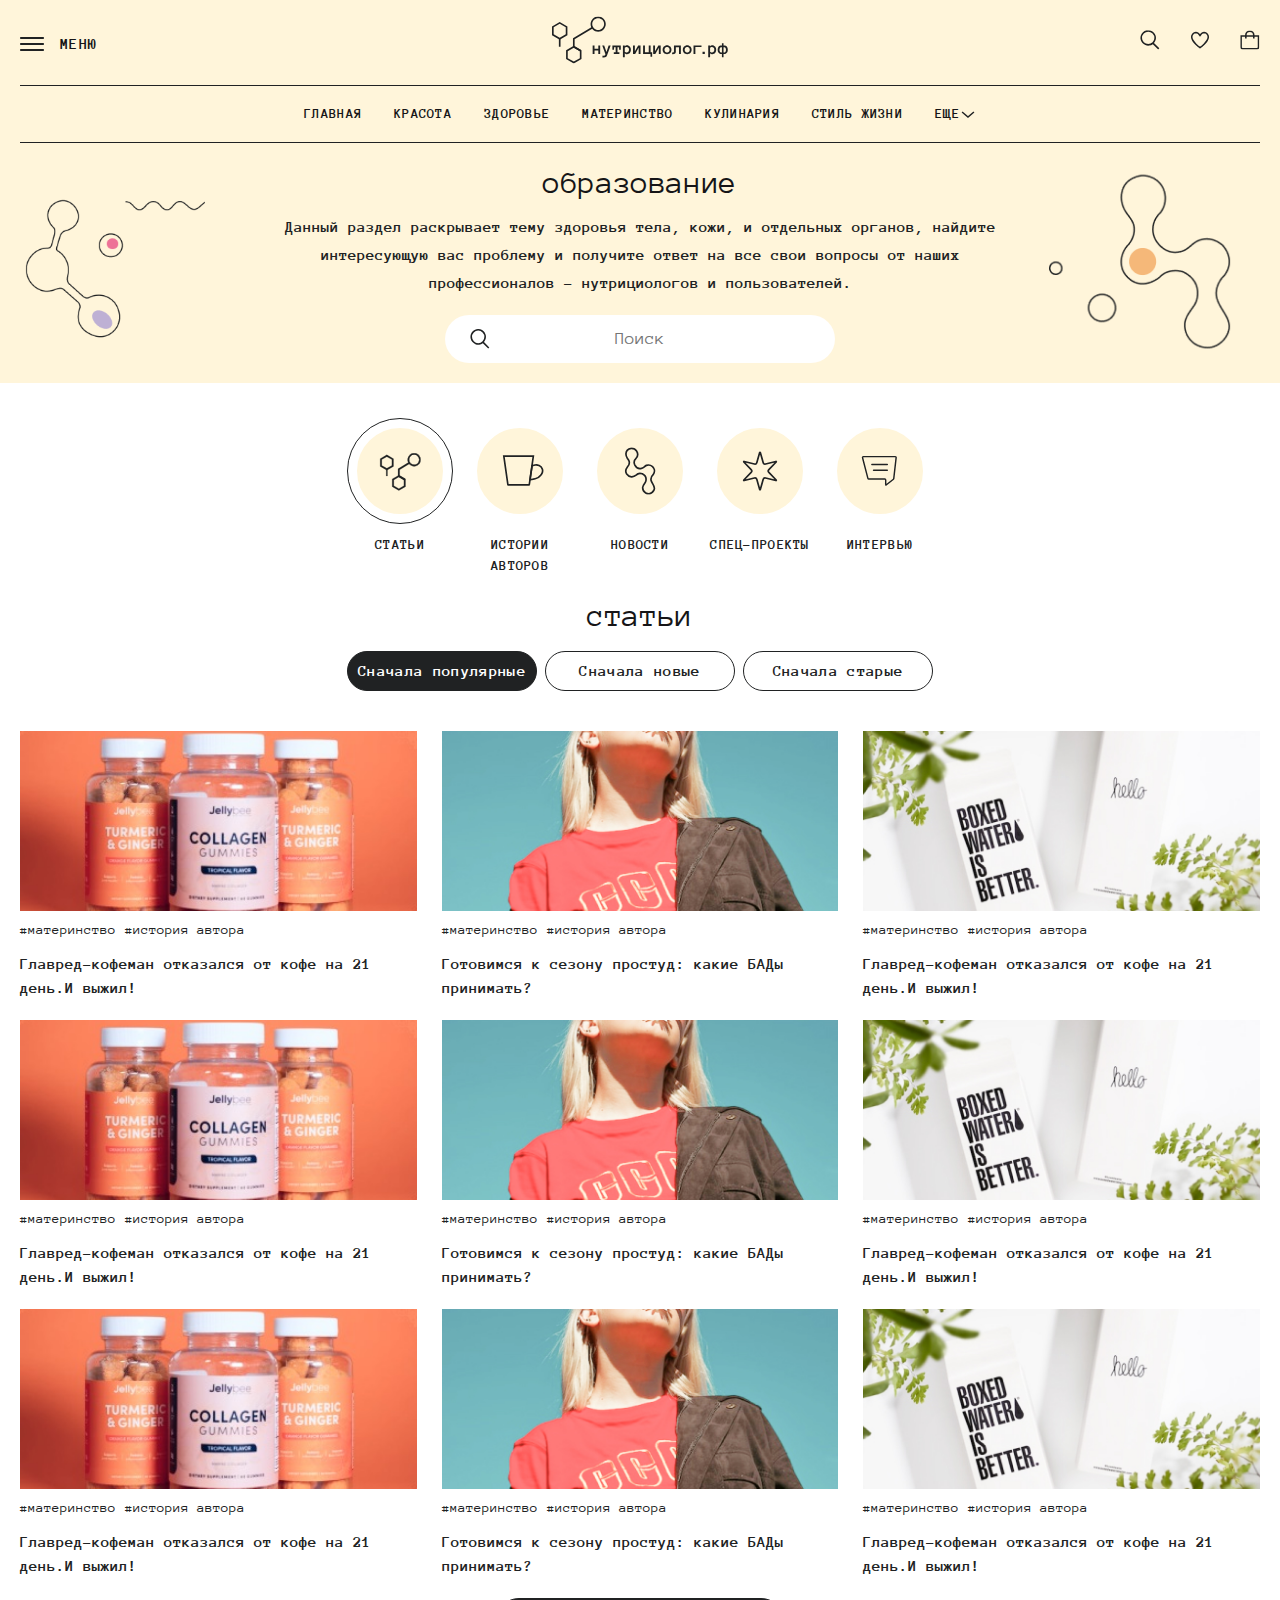
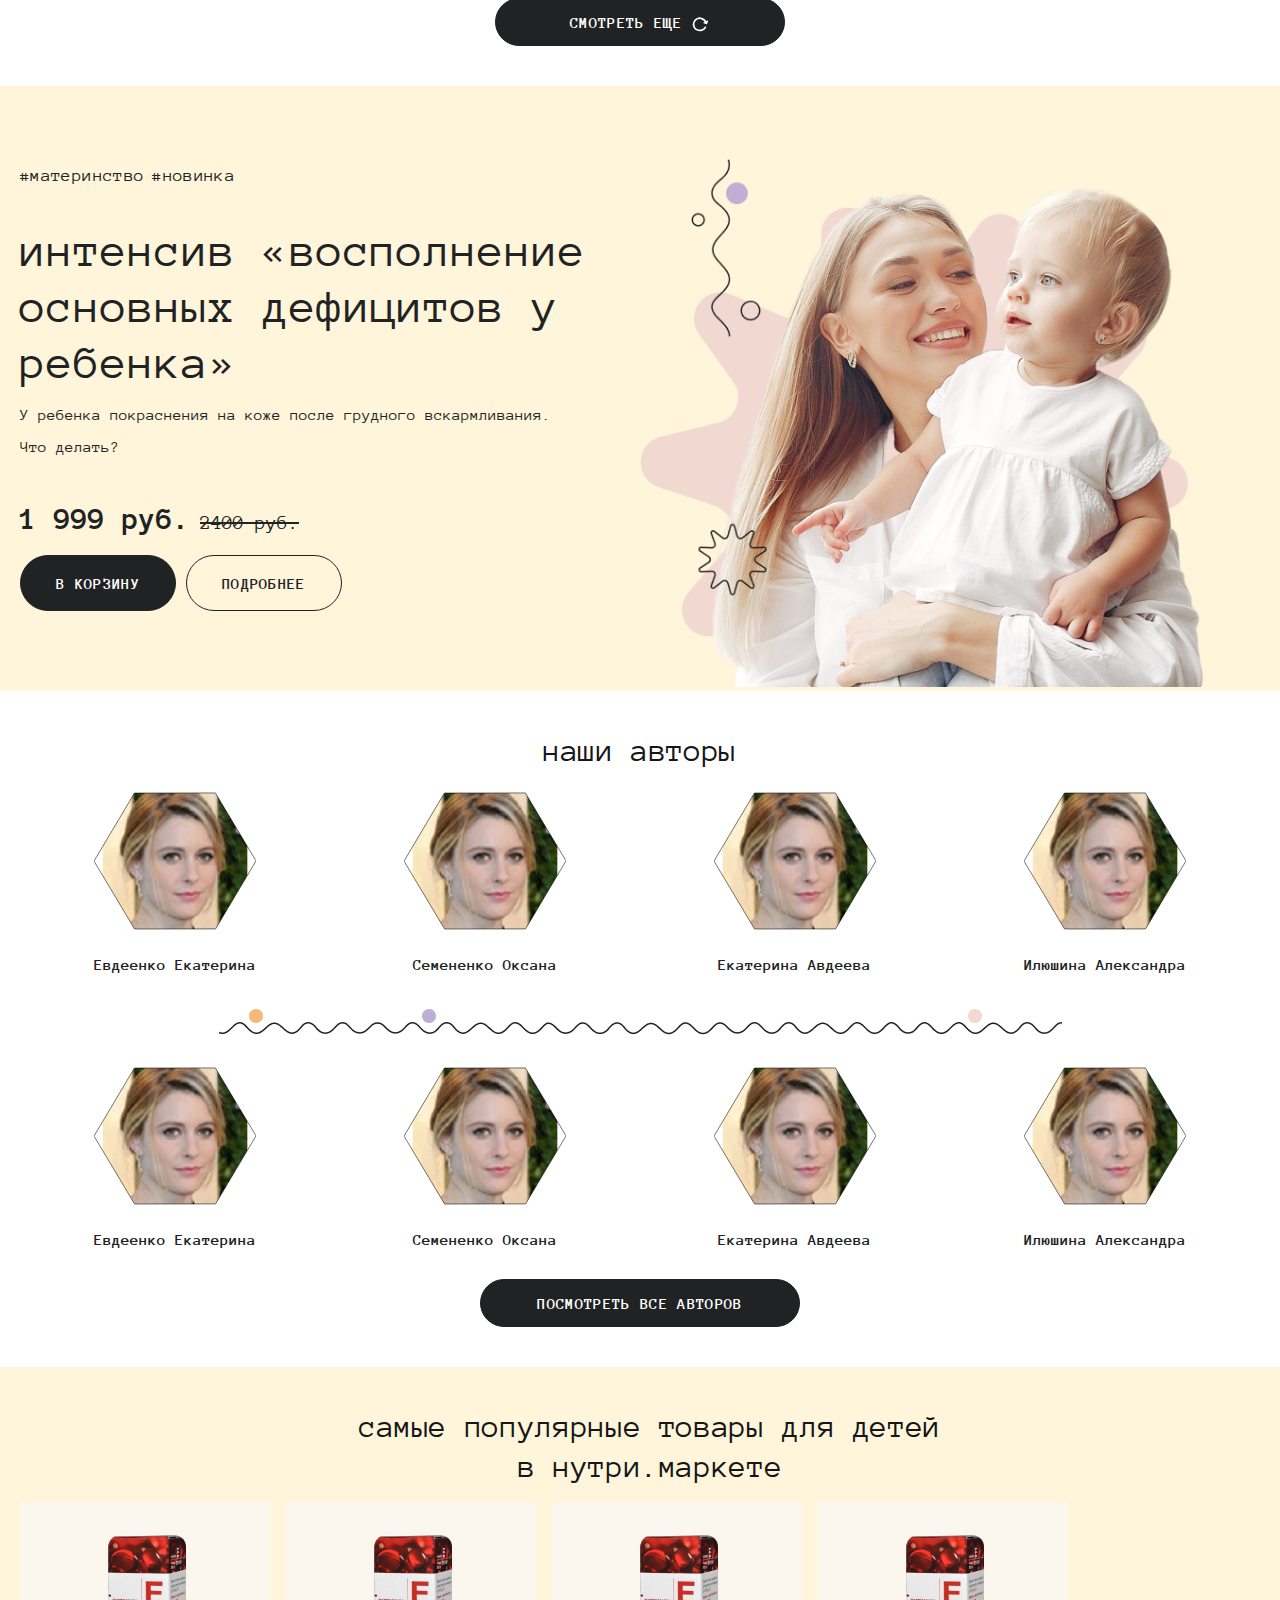
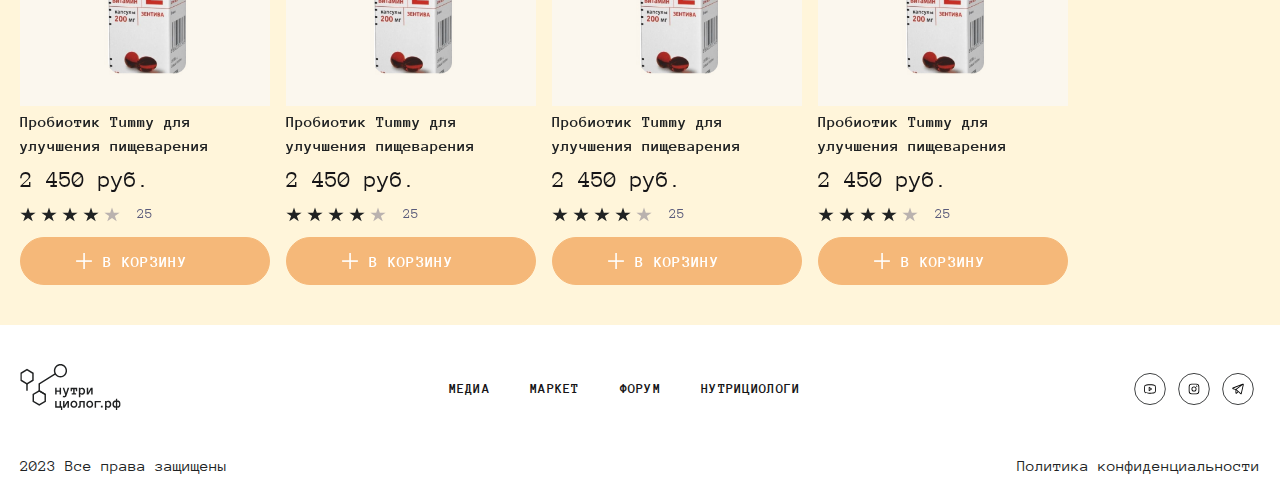
<file: obrazovanie.html>
<!DOCTYPE html>
<html lang="ru">
 
<head>
 
	<meta charset="UTF-8">
	<title>образование</title>
 	<meta name="apple-mobile-web-app-capable" content="yes" />
    <meta name="apple-mobile-web-app-status-bar-style" content="default" />
    <meta http-equiv="X-UA-Compatible" content="IE=edge">
    <meta name="viewport" content="width=device-width, initial-scale=1.0">
    <meta name="robots" content="index, follow, max-image-preview:large, max-snippet:-1, max-video-preview:-1" />
    <meta http-equiv="Content-type" content="text/html; charset=utf-8" />
	<meta http-equiv="Content-Language" content="ru">
  	<link rel="preconnect" href="https://fonts.googleapis.com">
	<link rel="preconnect" href="https://fonts.gstatic.com" crossorigin>
	<link href="https://fonts.googleapis.com/css2?family=Anonymous+Pro:wght@400;700&display=swap" rel="stylesheet">
	<link rel="stylesheet" href="https://cdn.jsdelivr.net/npm/swiper@8/swiper-bundle.min.css"/>
	<script src="https://cdn.jsdelivr.net/npm/swiper@8/swiper-bundle.min.js"></script>
	<!-- Подключаем стили проекта -->
	<link rel="stylesheet" href="css/app.min.css?v=1">

</head>
 
<body style="--bgncolor: #FFF5DA;">
	<header>
		<div class="inner-page">
			<div class="header__top row">
				<div class="header__left">
					<div class="menu-btn">Меню</div>
					<div class="menu-mob">
						<ul>
							<li class="active"><a href="/">медиа</a></li>
							<li><a href="/">форум</a></li>
							<li><a href="/">МАРКЕТ</a></li>
						</ul>
						<div class="menu-mob__btm">
							<ul>
								<li><a href="/"><img width="20" height="20" src="images/dest/sprite.svg#user" alt="">Личный кабинет</a></li>
								<li><a href="/"><img width="20" height="20" src="images/dest/sprite.svg#like" alt="">Избранное</a></li>
							</ul>
						</div>
					</div>
				</div>
				<div class="logo"><a href="/"><img width="255" height="68" src="images/dest/logo.svg" alt="">
					<img width="255" height="68" src="images/dest/logo2.svg" alt=""></a></div>
				<div class="header__right">
					<ul>
						<li><a href="/"><img width="20" height="20" src="images/dest/sprite.svg#search" alt=""></a></li>
						<li><a href="/"><img width="20" height="20" src="images/dest/sprite.svg#like" alt=""></a></li>
						<li><a href="/"><img width="20" height="20" src="images/dest/sprite.svg#basket" alt=""></a></li>
						<li><a href="/"><img width="20" height="20" src="images/dest/sprite.svg#user" alt=""></a></li>
					</ul>
				</div>
			</div>
			
			<div class="menu">
				<ul>
					<li><a href="/">главная</a></li>
					<li><a href="/">красота</a></li>
					<li><a href="/zdorovie.html">здоровье</a></li>
					<li><a href="/materinstvo.html">материнство</a></li>
					<li><a href="/kulinaria.html">кулинария </a></li>
					<li><a href="/style.html">стиль жизни</a></li>
					<li class="active"><a href="/obrazovanie.html">образование</a></li>
					<li class="menu-has-ch">
						<a href="#">еще</a>
						<ul>
							<li><a href="/">нутри.вики</a></li>
							<li><a href="/">подборки</a></li>
							<li><a href="/authors.html">авторы</a></li>
							<li><a href="/">спец-проекты</a></li>
						</ul>
					</li>
				</ul>
			</div>
		</div>
	</header>
 	<div class="content-area">
		
		<div class="top-bl">
			<div class="inner-page row">
				<div class="top-bl__left">
					<img src="images/dest/bg-15.png" alt="">
				</div>
				<div class="top-bl__mid">
					<h1 class="h2">образование</h1>
					<p>Данный раздел раскрывает тему здоровья тела, кожи, и отдельных органов, найдите интересующую вас проблему и получите ответ на все свои вопросы от наших профессионалов - нутрициологов и пользователей.</p>
					<form action="/">
						<input type="text" placeholder="Поиск">
					</form>
				</div>
				<div class="top-bl__right">
					<img src="images/dest/bg-16.png" alt="">
				</div>
			</div>
		</div>
		<div class="top-nav">
			<div class="inner-page">
				<ul>
					<li class="active"><a href="/"><span class="top-nav__img"><img src="images/dest/sprite.svg#articles" alt=""></span>Статьи</a></li>
					<li><a href="/"><span class="top-nav__img"><img src="images/dest/sprite.svg#stories" alt=""></span>Истории<br> авторов</a></li>
					<li><a href="/"><span class="top-nav__img"><img src="images/dest/sprite.svg#news" alt=""></span>Новости</a></li>
					<li><a href="/"><span class="top-nav__img"><img src="images/dest/sprite.svg#spec" alt=""></span>Спец-проекты</a></li>
					<li><a href="/"><span class="top-nav__img"><img src="images/dest/sprite.svg#interview" alt=""></span>Интервью</a></li>
				</ul>
			</div>
		</div>
		<div class="news news-bl section">
			<div class="inner-page">
				<div class="h2">статьи</div>
				<a href="#" class="btn btn-fltr">Фильтр</a>
				<ul class="sort">
					<li><a href="/" class="btn">Сначала популярные</a></li>
					<li><a href="/" class="btn btn_wh">Сначала новые</a></li>
					<li><a href="/" class="btn btn_wh">Сначала старые</a></li>
				</ul>
			</div>
			
			<div class="inner-page row">
				<div class="news-item">
					<a href="/" class="news-item__img"><img src="images/dest/news-1.jpg" alt=""></a>
					<div class="news-item__tags">
						<ul>
							<li><a href="/">#материнство</a></li>
							<li><a href="/">#история автора</a></li>
						</ul>
					</div>
					<a href="/" class="news-item__ttl">Главред-кофеман отказался от кофе на 21 день.И выжил!</a>
					<a href="/" class="news-item__more">Читать</a>
				</div>
				<div class="news-item">
					<a href="/" class="news-item__img"><img src="images/dest/news-2.jpg" alt=""></a>
					<div class="news-item__tags">
						<ul>
							<li><a href="/">#материнство</a></li>
							<li><a href="/">#история автора</a></li>
						</ul>
					</div>
					<a href="/" class="news-item__ttl">Готовимся к сезону простуд: какие БАДы принимать?</a>
					<a href="/" class="news-item__more">Читать</a>
				</div>
				<div class="news-item">
					<a href="/" class="news-item__img"><img src="images/dest/news-3.jpg" alt=""></a>
					<div class="news-item__tags">
						<ul>
							<li><a href="/">#материнство</a></li>
							<li><a href="/">#история автора</a></li>
						</ul>
					</div>
					<a href="/" class="news-item__ttl">Главред-кофеман отказался от кофе на 21 день.И выжил!</a>
					<a href="/" class="news-item__more">Читать</a>
				</div>
				<div class="news-item">
					<a href="/" class="news-item__img"><img src="images/dest/news-1.jpg" alt=""></a>
					<div class="news-item__tags">
						<ul>
							<li><a href="/">#материнство</a></li>
							<li><a href="/">#история автора</a></li>
						</ul>
					</div>
					<a href="/" class="news-item__ttl">Главред-кофеман отказался от кофе на 21 день.И выжил!</a>
					<a href="/" class="news-item__more">Читать</a>
				</div>
				<div class="news-item">
					<a href="/" class="news-item__img"><img src="images/dest/news-2.jpg" alt=""></a>
					<div class="news-item__tags">
						<ul>
							<li><a href="/">#материнство</a></li>
							<li><a href="/">#история автора</a></li>
						</ul>
					</div>
					<a href="/" class="news-item__ttl">Готовимся к сезону простуд: какие БАДы принимать?</a>
					<a href="/" class="news-item__more">Читать</a>
				</div>
				<div class="news-item">
					<a href="/" class="news-item__img"><img src="images/dest/news-3.jpg" alt=""></a>
					<div class="news-item__tags">
						<ul>
							<li><a href="/">#материнство</a></li>
							<li><a href="/">#история автора</a></li>
						</ul>
					</div>
					<a href="/" class="news-item__ttl">Главред-кофеман отказался от кофе на 21 день.И выжил!</a>
					<a href="/" class="news-item__more">Читать</a>
				</div>
				<div class="news-item">
					<a href="/" class="news-item__img"><img src="images/dest/news-1.jpg" alt=""></a>
					<div class="news-item__tags">
						<ul>
							<li><a href="/">#материнство</a></li>
							<li><a href="/">#история автора</a></li>
						</ul>
					</div>
					<a href="/" class="news-item__ttl">Главред-кофеман отказался от кофе на 21 день.И выжил!</a>
					<a href="/" class="news-item__more">Читать</a>
				</div>
				<div class="news-item">
					<a href="/" class="news-item__img"><img src="images/dest/news-2.jpg" alt=""></a>
					<div class="news-item__tags">
						<ul>
							<li><a href="/">#материнство</a></li>
							<li><a href="/">#история автора</a></li>
						</ul>
					</div>
					<a href="/" class="news-item__ttl">Готовимся к сезону простуд: какие БАДы принимать?</a>
					<a href="/" class="news-item__more">Читать</a>
				</div>
				<div class="news-item">
					<a href="/" class="news-item__img"><img src="images/dest/news-3.jpg" alt=""></a>
					<div class="news-item__tags">
						<ul>
							<li><a href="/">#материнство</a></li>
							<li><a href="/">#история автора</a></li>
						</ul>
					</div>
					<a href="/" class="news-item__ttl">Главред-кофеман отказался от кофе на 21 день.И выжил!</a>
					<a href="/" class="news-item__more">Читать</a>
				</div>
			</div>
			<div class="inner-page">
				<a href="/" class="btn more-btn"> Смотреть еще</a>
			</div>
			
		</div>
		<div class="stock">
			<div class="inner-page row">
				<div class="stock__left">
					<div class="stock__tags">
						<ul>
							<li><a href="/">#материнство</a></li>
							<li><a href="/">#новинка</a></li>
						</ul>
					</div>
					<div class="stock__mid">
						<div class="stock__ttl">
							<a href="/">интенсив «восполнение основных дефицитов у ребенка»</a>
						</div>
						<p>У ребенка покраснения на коже после грудного вскармливания. <br> Что делать?</p>
					</div>
					<div class="stock__btm">
						<div class="stock__price">
							<span>1 999 руб.</span>
							<span>2400 руб.</span>
						</div>
						<div class="stock__btn">
							<a href="/" class="btn">в корзину</a>
							<a href="/" class="btn">подробнее</a>
						</div>
					</div>
				</div>
				<div class="stock__right">
					<img src="images/dest/stock.png" alt="">
				</div>
			</div>
		</div>
		<div class="authors section">
			<div class="inner-page">
				<div class="h2">наши авторы</div>
				<div class="row">
					<div class="authors-item">
						<a class="authors-item__img" href="/">
							<svg version="1.1" xmlns="http://www.w3.org/2000/svg" viewBox="0 0 300 252">
							  <defs>
							    <pattern id="img" patternUnits="userSpaceOnUse" width="100%" height="100%">
							      <image xlink:href="images/dest/auth.png" />
							    </pattern>
							  </defs>
							    <path fill="url(#img)" d="M75.173,251.959L0,126.152l74.827-126l150-0.193L300,125.766l-74.827,126L75.173,251.959z"/>
							</svg>
						</a>
						<a href="/" class="authors-item__ttl">Евдеенко Екатерина</a>
					</div>
					<div class="authors-item">
						<a class="authors-item__img" href="/">
							<svg version="1.1" xmlns="http://www.w3.org/2000/svg" viewBox="0 0 300 252">
							  <defs>
							    <pattern id="img2" patternUnits="userSpaceOnUse" width="100%" height="100%">
							      <image xlink:href="images/dest/auth.png" />
							    </pattern>
							  </defs>
							    <path fill="url(#img2)" d="M75.173,251.959L0,126.152l74.827-126l150-0.193L300,125.766l-74.827,126L75.173,251.959z"/>
							</svg>
						</a>
						<a href="/" class="authors-item__ttl">Семененко Оксана</a>
					</div>
					<div class="authors-item">
						<a class="authors-item__img" href="/">
							<svg version="1.1" xmlns="http://www.w3.org/2000/svg" viewBox="0 0 300 252">
							  <defs>
							    <pattern id="img3" patternUnits="userSpaceOnUse" width="100%" height="100%">
							      <image xlink:href="images/dest/auth.png" />
							    </pattern>
							  </defs>
							    <path fill="url(#img3)" d="M75.173,251.959L0,126.152l74.827-126l150-0.193L300,125.766l-74.827,126L75.173,251.959z"/>
							</svg>
						</a>
						<a href="/" class="authors-item__ttl">Екатерина Авдеева</a>
					</div>
					<div class="authors-item">
						<a class="authors-item__img" href="/">
							<svg version="1.1" xmlns="http://www.w3.org/2000/svg" viewBox="0 0 300 252">
							  <defs>
							    <pattern id="img4" patternUnits="userSpaceOnUse" width="100%" height="100%">
							      <image xlink:href="images/dest/auth.png" />
							    </pattern>
							  </defs>
							    <path fill="url(#img4)" d="M75.173,251.959L0,126.152l74.827-126l150-0.193L300,125.766l-74.827,126L75.173,251.959z"/>
							</svg>
						</a>
						<a href="/" class="authors-item__ttl">Илюшина Александра</a>
					</div>
				</div>
				<div class="hr"></div>
				<div class="row">
					<div class="authors-item">
						<a class="authors-item__img" href="/">
							<svg version="1.1" xmlns="http://www.w3.org/2000/svg" viewBox="0 0 300 252">
							  <defs>
							    <pattern id="img" patternUnits="userSpaceOnUse" width="100%" height="100%">
							      <image xlink:href="images/dest/auth.png" />
							    </pattern>
							  </defs>
							    <path fill="url(#img)" d="M75.173,251.959L0,126.152l74.827-126l150-0.193L300,125.766l-74.827,126L75.173,251.959z"/>
							</svg>
						</a>
						<a href="/" class="authors-item__ttl">Евдеенко Екатерина</a>
					</div>
					<div class="authors-item">
						<a class="authors-item__img" href="/">
							<svg version="1.1" xmlns="http://www.w3.org/2000/svg" viewBox="0 0 300 252">
							  <defs>
							    <pattern id="img2" patternUnits="userSpaceOnUse" width="100%" height="100%">
							      <image xlink:href="images/dest/auth.png" />
							    </pattern>
							  </defs>
							    <path fill="url(#img2)" d="M75.173,251.959L0,126.152l74.827-126l150-0.193L300,125.766l-74.827,126L75.173,251.959z"/>
							</svg>
						</a>
						<a href="/" class="authors-item__ttl">Семененко Оксана</a>
					</div>
					<div class="authors-item">
						<a class="authors-item__img" href="/">
							<svg version="1.1" xmlns="http://www.w3.org/2000/svg" viewBox="0 0 300 252">
							  <defs>
							    <pattern id="img2" patternUnits="userSpaceOnUse" width="100%" height="100%">
							      <image xlink:href="images/dest/auth.png" />
							    </pattern>
							  </defs>
							    <path fill="url(#img2)" d="M75.173,251.959L0,126.152l74.827-126l150-0.193L300,125.766l-74.827,126L75.173,251.959z"/>
							</svg>
						</a>
						<a href="/" class="authors-item__ttl">Семененко Оксана</a>
					</div>
					<div class="authors-item">
						<a class="authors-item__img" href="/">
							<svg version="1.1" xmlns="http://www.w3.org/2000/svg" viewBox="0 0 300 252">
							  <defs>
							    <pattern id="img2" patternUnits="userSpaceOnUse" width="100%" height="100%">
							      <image xlink:href="images/dest/auth.png" />
							    </pattern>
							  </defs>
							    <path fill="url(#img2)" d="M75.173,251.959L0,126.152l74.827-126l150-0.193L300,125.766l-74.827,126L75.173,251.959z"/>
							</svg>
						</a>
						<a href="/" class="authors-item__ttl">Семененко Оксана</a>
					</div>
					<div class="authors-item">
						<a class="authors-item__img" href="/">
							<svg version="1.1" xmlns="http://www.w3.org/2000/svg" viewBox="0 0 300 252">
							  <defs>
							    <pattern id="img3" patternUnits="userSpaceOnUse" width="100%" height="100%">
							      <image xlink:href="images/dest/auth.png" />
							    </pattern>
							  </defs>
							    <path fill="url(#img3)" d="M75.173,251.959L0,126.152l74.827-126l150-0.193L300,125.766l-74.827,126L75.173,251.959z"/>
							</svg>
						</a>
						<a href="/" class="authors-item__ttl">Екатерина Авдеева</a>
					</div>
					<div class="authors-item">
						<a class="authors-item__img" href="/">
							<svg version="1.1" xmlns="http://www.w3.org/2000/svg" viewBox="0 0 300 252">
							  <defs>
							    <pattern id="img4" patternUnits="userSpaceOnUse" width="100%" height="100%">
							      <image xlink:href="images/dest/auth.png" />
							    </pattern>
							  </defs>
							    <path fill="url(#img4)" d="M75.173,251.959L0,126.152l74.827-126l150-0.193L300,125.766l-74.827,126L75.173,251.959z"/>
							</svg>
						</a>
						<a href="/" class="authors-item__ttl">Илюшина Александра</a>
					</div>
				</div>
				<div class="hr2"></div>
				<div class="row">
					<div class="authors-item">
						<a class="authors-item__img" href="/">
							<svg version="1.1" xmlns="http://www.w3.org/2000/svg" viewBox="0 0 300 252">
							  <defs>
							    <pattern id="img" patternUnits="userSpaceOnUse" width="100%" height="100%">
							      <image xlink:href="images/dest/auth.png" />
							    </pattern>
							  </defs>
							    <path fill="url(#img)" d="M75.173,251.959L0,126.152l74.827-126l150-0.193L300,125.766l-74.827,126L75.173,251.959z"/>
							</svg>
						</a>
						<a href="/" class="authors-item__ttl">Евдеенко Екатерина</a>
					</div>
					<div class="authors-item">
						<a class="authors-item__img" href="/">
							<svg version="1.1" xmlns="http://www.w3.org/2000/svg" viewBox="0 0 300 252">
							  <defs>
							    <pattern id="img2" patternUnits="userSpaceOnUse" width="100%" height="100%">
							      <image xlink:href="images/dest/auth.png" />
							    </pattern>
							  </defs>
							    <path fill="url(#img2)" d="M75.173,251.959L0,126.152l74.827-126l150-0.193L300,125.766l-74.827,126L75.173,251.959z"/>
							</svg>
						</a>
						<a href="/" class="authors-item__ttl">Семененко Оксана</a>
					</div>
					<div class="authors-item">
						<a class="authors-item__img" href="/">
							<svg version="1.1" xmlns="http://www.w3.org/2000/svg" viewBox="0 0 300 252">
							  <defs>
							    <pattern id="img3" patternUnits="userSpaceOnUse" width="100%" height="100%">
							      <image xlink:href="images/dest/auth.png" />
							    </pattern>
							  </defs>
							    <path fill="url(#img3)" d="M75.173,251.959L0,126.152l74.827-126l150-0.193L300,125.766l-74.827,126L75.173,251.959z"/>
							</svg>
						</a>
						<a href="/" class="authors-item__ttl">Екатерина Авдеева</a>
					</div>
					<div class="authors-item">
						<a class="authors-item__img" href="/">
							<svg version="1.1" xmlns="http://www.w3.org/2000/svg" viewBox="0 0 300 252">
							  <defs>
							    <pattern id="img4" patternUnits="userSpaceOnUse" width="100%" height="100%">
							      <image xlink:href="images/dest/auth.png" />
							    </pattern>
							  </defs>
							    <path fill="url(#img4)" d="M75.173,251.959L0,126.152l74.827-126l150-0.193L300,125.766l-74.827,126L75.173,251.959z"/>
							</svg>
						</a>
						<a href="/" class="authors-item__ttl">Илюшина Александра</a>
					</div>
				</div>
				<a href="/" class="btn">посмотреть все авторов</a>
			</div>
		</div>
		<div class="products products-btm section">
			<div class="inner-page">
				<div class="row">
					<div class="h2">самые популярные товары <span class="mob-h">для детей<br> В НУТРИ.МАРКЕТЕ</span></div>
				</div>
				<div class="swiper products-slider">
					<div class="swiper-wrapper">
					    <div class="swiper-slide">
					    	<div class="products-item">
					    		<a href="/" class="products-item__img"><img src="images/dest/product.jpg" alt=""></a>
					    		<a href="/" class="products-item__ttl">Пробиотик Tummy для улучшения пищеварения</a>
					    		<div class="products-item__btm row">
					    			<div class="products-item__pr">2 450 руб.</div>
					    			<div class="products-item__rating">
					    				<ul>
											<li class="active"></li>
											<li class="active"></li>
											<li class="active"></li>
											<li class="active"></li>
											<li></li>
										</ul>
										<div class="products-item__ratingnum">25</div>
					    			</div>
					    			
					    		</div>
					    		<a href="/" class="btn"><span>добавить</span> в корзину</a>
					    	</div>
					    </div>
					    <div class="swiper-slide">
					    	<div class="products-item">
					    		<a href="/" class="products-item__img"><img src="images/dest/product.jpg" alt=""></a>
					    		<a href="/" class="products-item__ttl">Пробиотик Tummy для улучшения пищеварения</a>
					    		<div class="products-item__btm row">
					    			<div class="products-item__pr">2 450 руб.</div>
					    			<div class="products-item__rating">
					    				<ul>
											<li class="active"></li>
											<li class="active"></li>
											<li class="active"></li>
											<li class="active"></li>
											<li></li>
										</ul>
										<div class="products-item__ratingnum">25</div>
					    			</div>
					    			
					    		</div>
					    		<a href="/" class="btn"><span>добавить</span> в корзину</a>
					    	</div>
					    </div>
					    <div class="swiper-slide">
					    	<div class="products-item">
					    		<a href="/" class="products-item__img"><img src="images/dest/product.jpg" alt=""></a>
					    		<a href="/" class="products-item__ttl">Пробиотик Tummy для улучшения пищеварения</a>
					    		<div class="products-item__btm row">
					    			<div class="products-item__pr">2 450 руб.</div>
					    			<div class="products-item__rating">
					    				<ul>
											<li class="active"></li>
											<li class="active"></li>
											<li class="active"></li>
											<li class="active"></li>
											<li></li>
										</ul>
										<div class="products-item__ratingnum">25</div>
					    			</div>
					    			
					    		</div>
					    		<a href="/" class="btn"><span>добавить</span> в корзину</a>
					    	</div>
					    </div>
					    <div class="swiper-slide">
					    	<div class="products-item">
					    		<a href="/" class="products-item__img"><img src="images/dest/product.jpg" alt=""></a>
					    		<a href="/" class="products-item__ttl">Пробиотик Tummy для улучшения пищеварения</a>
					    		<div class="products-item__btm row">
					    			<div class="products-item__pr">2 450 руб.</div>
					    			<div class="products-item__rating">
					    				<ul>
											<li class="active"></li>
											<li class="active"></li>
											<li class="active"></li>
											<li class="active"></li>
											<li></li>
										</ul>
										<div class="products-item__ratingnum">25</div>
					    			</div>
					    			
					    		</div>
					    		<a href="/" class="btn"><span>добавить</span> в корзину</a>
					    	</div>
					    </div>
					</div>
					 
					<div class="swiper-button-prev products__prev"></div>
					<div class="swiper-button-next products__next"></div>

				  
				</div>
			</div>
		</div>
	</div>
 	<footer>
 		<div class="inner-page">
 			<div class="row">
 				<div class="footer__logo"><a href="/"><img src="images/dest/logo-f.svg" alt=""></a></div>
 				<ul class="footer__menu">
 					<li><a href="/">медиа</a></li>
 					<li><a href="/">МАРКЕТ</a></li>
 					<li><a href="/">форум</a></li>
 					<li><a href="/">нутрициологи</a></li>
 				</ul>
 				<ul class="soc">
 					<li class="soc__ytb"><a href="/"></a></li>
 					<li class="soc__inst"><a href="/"></a></li>
 					<li class="soc__tg"><a href="/"></a></li>
 				</ul>
 			</div>
 			<div class="row">
 				<div class="copyr">2023 Все права защищены</div>
 				<a class="policy" href="/">Политика конфиденциальности</a>
 			</div>
 		</div>
 	</footer>
	<script src="js/app.min.js?v=1"></script>
 
</body>
</html>
</file>
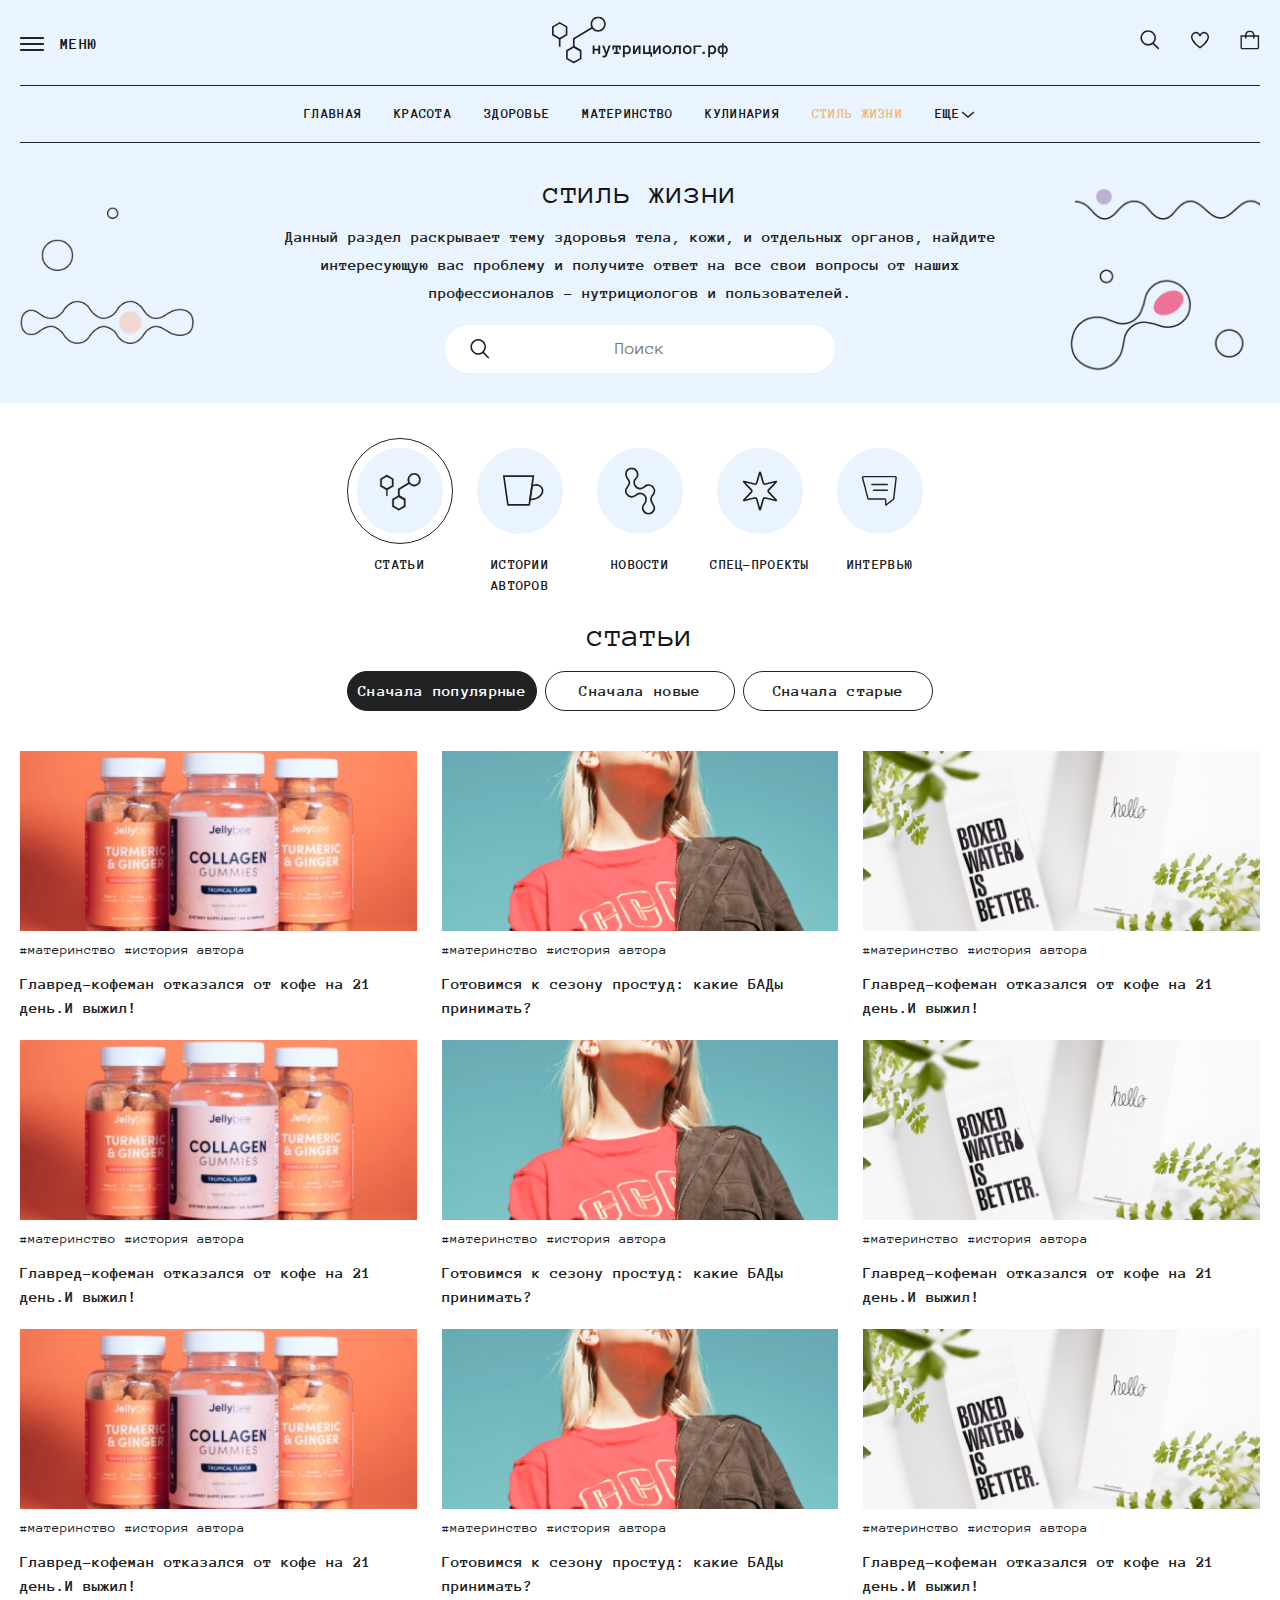
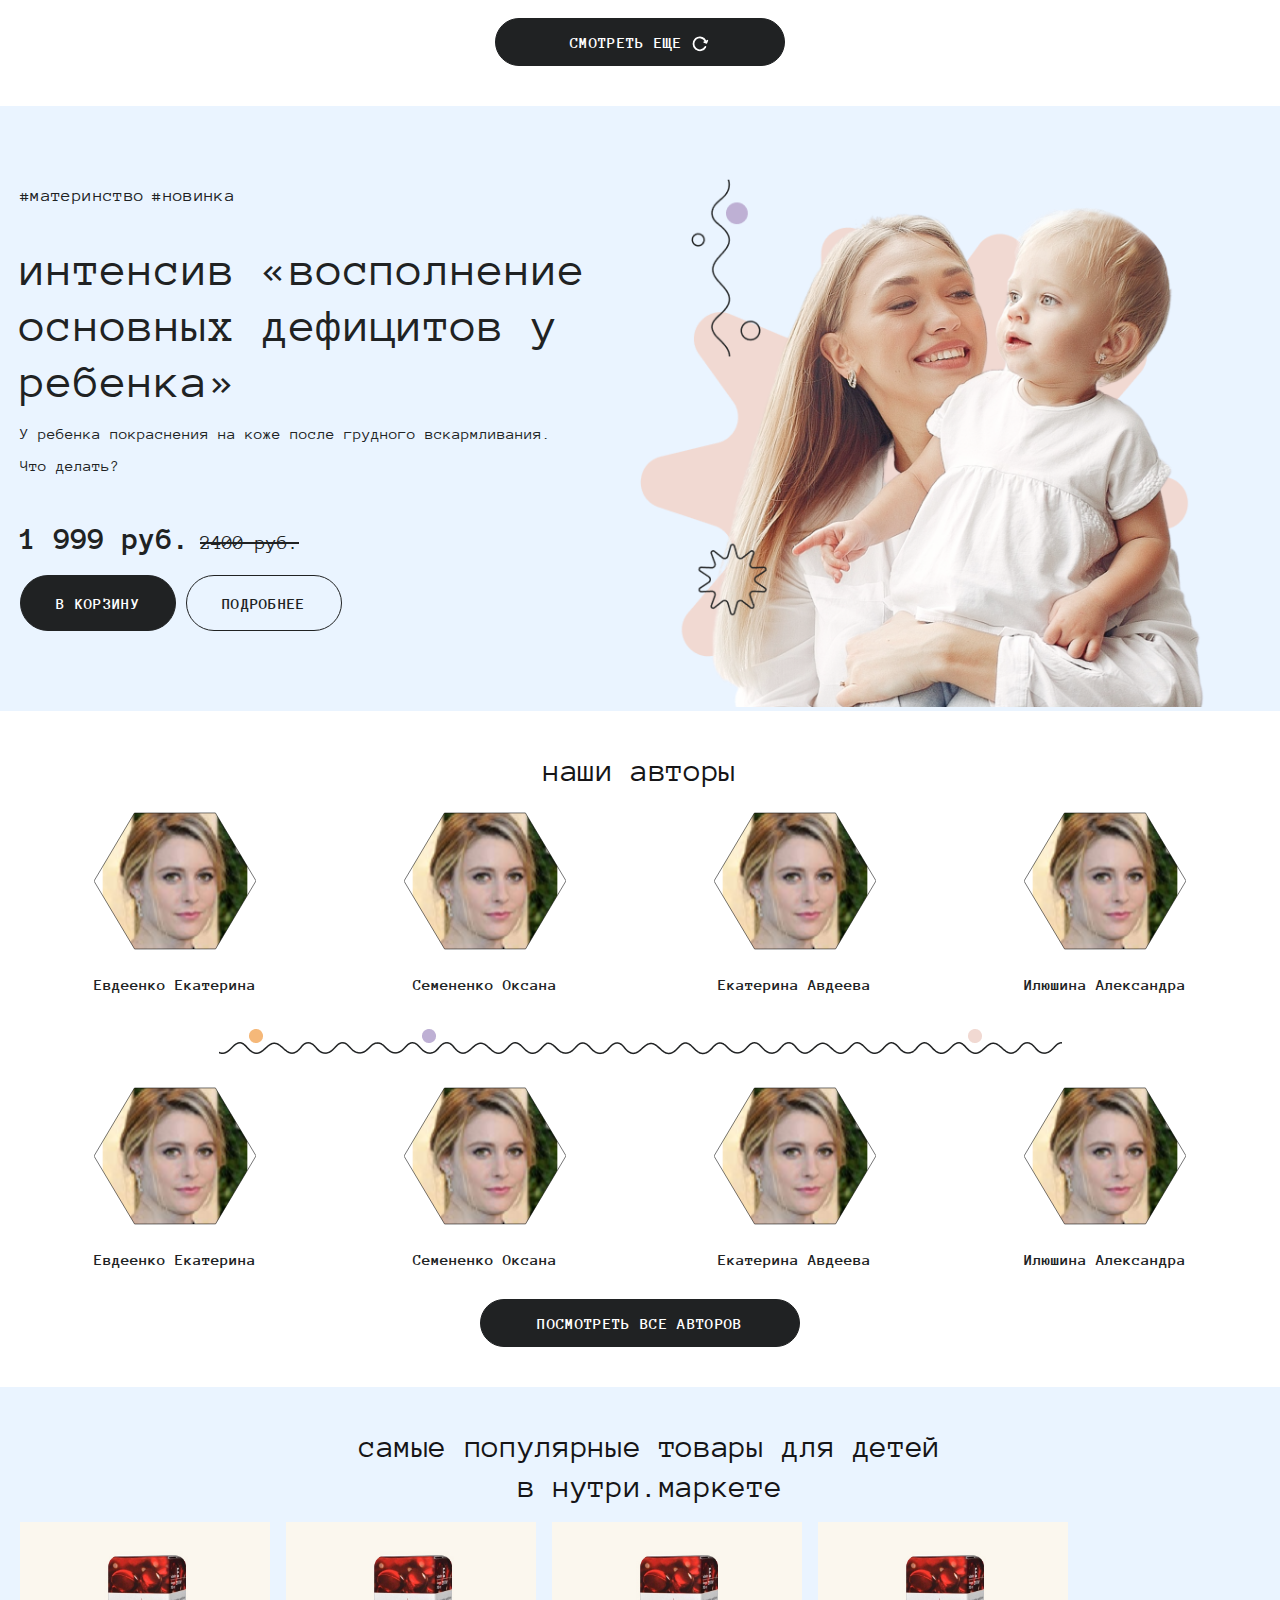
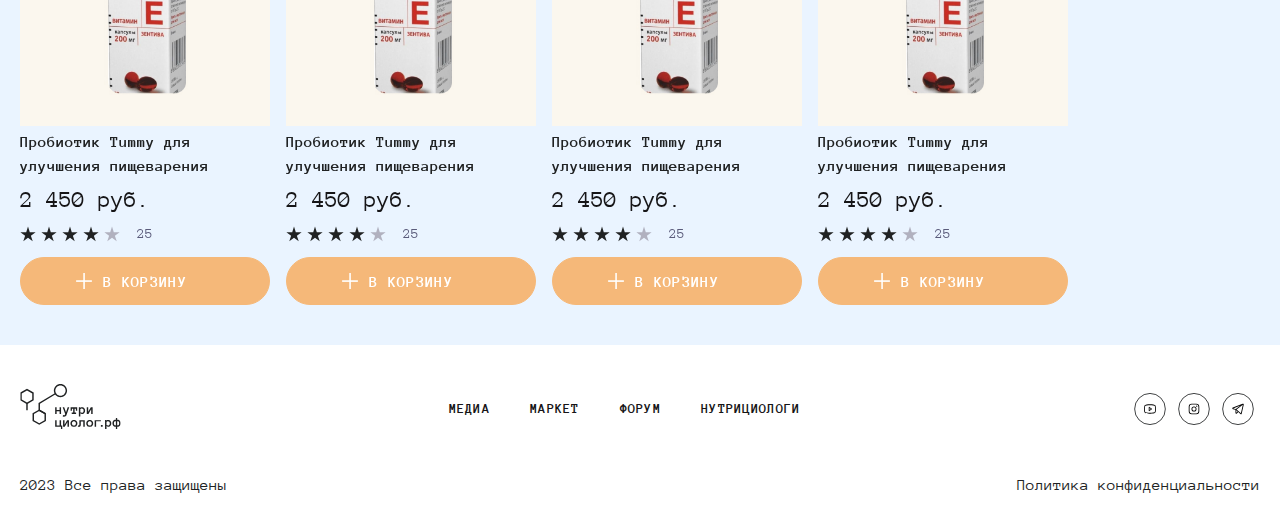
<file: style.html>
<!DOCTYPE html>
<html lang="ru">
 
<head>
 
	<meta charset="UTF-8">
	<title>стиль жизни</title>
 	<meta name="apple-mobile-web-app-capable" content="yes" />
    <meta name="apple-mobile-web-app-status-bar-style" content="default" />
    <meta http-equiv="X-UA-Compatible" content="IE=edge">
    <meta name="viewport" content="width=device-width, initial-scale=1.0">
    <meta name="robots" content="index, follow, max-image-preview:large, max-snippet:-1, max-video-preview:-1" />
    <meta http-equiv="Content-type" content="text/html; charset=utf-8" />
	<meta http-equiv="Content-Language" content="ru">
  	<link rel="preconnect" href="https://fonts.googleapis.com">
	<link rel="preconnect" href="https://fonts.gstatic.com" crossorigin>
	<link href="https://fonts.googleapis.com/css2?family=Anonymous+Pro:wght@400;700&display=swap" rel="stylesheet">
	<link rel="stylesheet" href="https://cdn.jsdelivr.net/npm/swiper@8/swiper-bundle.min.css"/>
	<script src="https://cdn.jsdelivr.net/npm/swiper@8/swiper-bundle.min.js"></script>
	<!-- Подключаем стили проекта -->
	<link rel="stylesheet" href="css/app.min.css?v=1">

</head>
 
<body style="--bgncolor: #EAF4FF;">
	<header>
		<div class="inner-page">
			<div class="header__top row">
				<div class="header__left">
					<div class="menu-btn">Меню</div>
					<div class="menu-mob">
						<ul>
							<li class="active"><a href="/">медиа</a></li>
							<li><a href="/">форум</a></li>
							<li><a href="/">МАРКЕТ</a></li>
						</ul>
						<div class="menu-mob__btm">
							<ul>
								<li><a href="/"><img width="20" height="20" src="images/dest/sprite.svg#user" alt="">Личный кабинет</a></li>
								<li><a href="/"><img width="20" height="20" src="images/dest/sprite.svg#like" alt="">Избранное</a></li>
							</ul>
						</div>
					</div>
				</div>
				<div class="logo"><a href="/"><img width="255" height="68" src="images/dest/logo.svg" alt="">
					<img width="255" height="68" src="images/dest/logo2.svg" alt=""></a></div>
				<div class="header__right">
					<ul>
						<li><a href="/"><img width="20" height="20" src="images/dest/sprite.svg#search" alt=""></a></li>
						<li><a href="/"><img width="20" height="20" src="images/dest/sprite.svg#like" alt=""></a></li>
						<li><a href="/"><img width="20" height="20" src="images/dest/sprite.svg#basket" alt=""></a></li>
						<li><a href="/"><img width="20" height="20" src="images/dest/sprite.svg#user" alt=""></a></li>
					</ul>
				</div>
			</div>
			
			<div class="menu">
				<ul>
					<li><a href="/">главная</a></li>
					<li><a href="/">красота</a></li>
					<li><a href="/zdorovie.html">здоровье</a></li>
					<li><a href="/materinstvo.html">материнство</a></li>
					<li><a href="/kulinaria.html">кулинария </a></li>
					<li class="active"><a href="/style.html">стиль жизни</a></li>
					<li><a href="/obrazovanie.html">образование</a></li>
					<li class="menu-has-ch">
						<a href="#">еще</a>
						<ul>
							<li><a href="/">нутри.вики</a></li>
							<li><a href="/">подборки</a></li>
							<li><a href="/authors.html">авторы</a></li>
							<li><a href="/">спец-проекты</a></li>
						</ul>
					</li>
				</ul>
			</div>
		</div>
	</header>
 	<div class="content-area">
		
		<div class="top-bl">
			<div class="inner-page row">
				<div class="top-bl__left">
					<img src="images/dest/bg-21.png" alt="">
				</div>
				<div class="top-bl__mid">
					<h1 class="h2">стиль жизни</h1>
					<p>Данный раздел раскрывает тему здоровья тела, кожи, и отдельных органов, найдите интересующую вас проблему и получите ответ на все свои вопросы от наших профессионалов - нутрициологов и пользователей.</p>
					<form action="/">
						<input type="text" placeholder="Поиск">
					</form>
				</div>
				<div class="top-bl__right">
					<img src="images/dest/bg-22.png" alt="">
				</div>
			</div>
		</div>
		<div class="top-nav">
			<div class="inner-page">
				<ul>
					<li class="active"><a href="/"><span class="top-nav__img"><img src="images/dest/sprite.svg#articles" alt=""></span>Статьи</a></li>
					<li><a href="/"><span class="top-nav__img"><img src="images/dest/sprite.svg#stories" alt=""></span>Истории<br> авторов</a></li>
					<li><a href="/"><span class="top-nav__img"><img src="images/dest/sprite.svg#news" alt=""></span>Новости</a></li>
					<li><a href="/"><span class="top-nav__img"><img src="images/dest/sprite.svg#spec" alt=""></span>Спец-проекты</a></li>
					<li><a href="/"><span class="top-nav__img"><img src="images/dest/sprite.svg#interview" alt=""></span>Интервью</a></li>
				</ul>
			</div>
		</div>
		<div class="news news-bl section">
			<div class="inner-page">
				<div class="h2">статьи</div>
				<a href="#" class="btn btn-fltr">Фильтр</a>
				<ul class="sort">
					<li><a href="/" class="btn">Сначала популярные</a></li>
					<li><a href="/" class="btn btn_wh">Сначала новые</a></li>
					<li><a href="/" class="btn btn_wh">Сначала старые</a></li>
				</ul>
			</div>
			
			<div class="inner-page row">
				<div class="news-item">
					<a href="/" class="news-item__img"><img src="images/dest/news-1.jpg" alt=""></a>
					<div class="news-item__tags">
						<ul>
							<li><a href="/">#материнство</a></li>
							<li><a href="/">#история автора</a></li>
						</ul>
					</div>
					<a href="/" class="news-item__ttl">Главред-кофеман отказался от кофе на 21 день.И выжил!</a>
					<a href="/" class="news-item__more">Читать</a>
				</div>
				<div class="news-item">
					<a href="/" class="news-item__img"><img src="images/dest/news-2.jpg" alt=""></a>
					<div class="news-item__tags">
						<ul>
							<li><a href="/">#материнство</a></li>
							<li><a href="/">#история автора</a></li>
						</ul>
					</div>
					<a href="/" class="news-item__ttl">Готовимся к сезону простуд: какие БАДы принимать?</a>
					<a href="/" class="news-item__more">Читать</a>
				</div>
				<div class="news-item">
					<a href="/" class="news-item__img"><img src="images/dest/news-3.jpg" alt=""></a>
					<div class="news-item__tags">
						<ul>
							<li><a href="/">#материнство</a></li>
							<li><a href="/">#история автора</a></li>
						</ul>
					</div>
					<a href="/" class="news-item__ttl">Главред-кофеман отказался от кофе на 21 день.И выжил!</a>
					<a href="/" class="news-item__more">Читать</a>
				</div>
				<div class="news-item">
					<a href="/" class="news-item__img"><img src="images/dest/news-1.jpg" alt=""></a>
					<div class="news-item__tags">
						<ul>
							<li><a href="/">#материнство</a></li>
							<li><a href="/">#история автора</a></li>
						</ul>
					</div>
					<a href="/" class="news-item__ttl">Главред-кофеман отказался от кофе на 21 день.И выжил!</a>
					<a href="/" class="news-item__more">Читать</a>
				</div>
				<div class="news-item">
					<a href="/" class="news-item__img"><img src="images/dest/news-2.jpg" alt=""></a>
					<div class="news-item__tags">
						<ul>
							<li><a href="/">#материнство</a></li>
							<li><a href="/">#история автора</a></li>
						</ul>
					</div>
					<a href="/" class="news-item__ttl">Готовимся к сезону простуд: какие БАДы принимать?</a>
					<a href="/" class="news-item__more">Читать</a>
				</div>
				<div class="news-item">
					<a href="/" class="news-item__img"><img src="images/dest/news-3.jpg" alt=""></a>
					<div class="news-item__tags">
						<ul>
							<li><a href="/">#материнство</a></li>
							<li><a href="/">#история автора</a></li>
						</ul>
					</div>
					<a href="/" class="news-item__ttl">Главред-кофеман отказался от кофе на 21 день.И выжил!</a>
					<a href="/" class="news-item__more">Читать</a>
				</div>
				<div class="news-item">
					<a href="/" class="news-item__img"><img src="images/dest/news-1.jpg" alt=""></a>
					<div class="news-item__tags">
						<ul>
							<li><a href="/">#материнство</a></li>
							<li><a href="/">#история автора</a></li>
						</ul>
					</div>
					<a href="/" class="news-item__ttl">Главред-кофеман отказался от кофе на 21 день.И выжил!</a>
					<a href="/" class="news-item__more">Читать</a>
				</div>
				<div class="news-item">
					<a href="/" class="news-item__img"><img src="images/dest/news-2.jpg" alt=""></a>
					<div class="news-item__tags">
						<ul>
							<li><a href="/">#материнство</a></li>
							<li><a href="/">#история автора</a></li>
						</ul>
					</div>
					<a href="/" class="news-item__ttl">Готовимся к сезону простуд: какие БАДы принимать?</a>
					<a href="/" class="news-item__more">Читать</a>
				</div>
				<div class="news-item">
					<a href="/" class="news-item__img"><img src="images/dest/news-3.jpg" alt=""></a>
					<div class="news-item__tags">
						<ul>
							<li><a href="/">#материнство</a></li>
							<li><a href="/">#история автора</a></li>
						</ul>
					</div>
					<a href="/" class="news-item__ttl">Главред-кофеман отказался от кофе на 21 день.И выжил!</a>
					<a href="/" class="news-item__more">Читать</a>
				</div>
			</div>
			<div class="inner-page">
				<a href="/" class="btn more-btn"> Смотреть еще</a>
			</div>
			
		</div>
		<div class="stock">
			<div class="inner-page row">
				<div class="stock__left">
					<div class="stock__tags">
						<ul>
							<li><a href="/">#материнство</a></li>
							<li><a href="/">#новинка</a></li>
						</ul>
					</div>
					<div class="stock__mid">
						<div class="stock__ttl">
							<a href="/">интенсив «восполнение основных дефицитов у ребенка»</a>
						</div>
						<p>У ребенка покраснения на коже после грудного вскармливания. <br> Что делать?</p>
					</div>
					<div class="stock__btm">
						<div class="stock__price">
							<span>1 999 руб.</span>
							<span>2400 руб.</span>
						</div>
						<div class="stock__btn">
							<a href="/" class="btn">в корзину</a>
							<a href="/" class="btn">подробнее</a>
						</div>
					</div>
				</div>
				<div class="stock__right">
					<img src="images/dest/stock.png" alt="">
				</div>
			</div>
		</div>
		<div class="authors section">
			<div class="inner-page">
				<div class="h2">наши авторы</div>
				<div class="row">
					<div class="authors-item">
						<a class="authors-item__img" href="/">
							<svg version="1.1" xmlns="http://www.w3.org/2000/svg" viewBox="0 0 300 252">
							  <defs>
							    <pattern id="img" patternUnits="userSpaceOnUse" width="100%" height="100%">
							      <image xlink:href="images/dest/auth.png" />
							    </pattern>
							  </defs>
							    <path fill="url(#img)" d="M75.173,251.959L0,126.152l74.827-126l150-0.193L300,125.766l-74.827,126L75.173,251.959z"/>
							</svg>
						</a>
						<a href="/" class="authors-item__ttl">Евдеенко Екатерина</a>
					</div>
					<div class="authors-item">
						<a class="authors-item__img" href="/">
							<svg version="1.1" xmlns="http://www.w3.org/2000/svg" viewBox="0 0 300 252">
							  <defs>
							    <pattern id="img2" patternUnits="userSpaceOnUse" width="100%" height="100%">
							      <image xlink:href="images/dest/auth.png" />
							    </pattern>
							  </defs>
							    <path fill="url(#img2)" d="M75.173,251.959L0,126.152l74.827-126l150-0.193L300,125.766l-74.827,126L75.173,251.959z"/>
							</svg>
						</a>
						<a href="/" class="authors-item__ttl">Семененко Оксана</a>
					</div>
					<div class="authors-item">
						<a class="authors-item__img" href="/">
							<svg version="1.1" xmlns="http://www.w3.org/2000/svg" viewBox="0 0 300 252">
							  <defs>
							    <pattern id="img3" patternUnits="userSpaceOnUse" width="100%" height="100%">
							      <image xlink:href="images/dest/auth.png" />
							    </pattern>
							  </defs>
							    <path fill="url(#img3)" d="M75.173,251.959L0,126.152l74.827-126l150-0.193L300,125.766l-74.827,126L75.173,251.959z"/>
							</svg>
						</a>
						<a href="/" class="authors-item__ttl">Екатерина Авдеева</a>
					</div>
					<div class="authors-item">
						<a class="authors-item__img" href="/">
							<svg version="1.1" xmlns="http://www.w3.org/2000/svg" viewBox="0 0 300 252">
							  <defs>
							    <pattern id="img4" patternUnits="userSpaceOnUse" width="100%" height="100%">
							      <image xlink:href="images/dest/auth.png" />
							    </pattern>
							  </defs>
							    <path fill="url(#img4)" d="M75.173,251.959L0,126.152l74.827-126l150-0.193L300,125.766l-74.827,126L75.173,251.959z"/>
							</svg>
						</a>
						<a href="/" class="authors-item__ttl">Илюшина Александра</a>
					</div>
				</div>
				<div class="hr"></div>
				<div class="row">
					<div class="authors-item">
						<a class="authors-item__img" href="/">
							<svg version="1.1" xmlns="http://www.w3.org/2000/svg" viewBox="0 0 300 252">
							  <defs>
							    <pattern id="img" patternUnits="userSpaceOnUse" width="100%" height="100%">
							      <image xlink:href="images/dest/auth.png" />
							    </pattern>
							  </defs>
							    <path fill="url(#img)" d="M75.173,251.959L0,126.152l74.827-126l150-0.193L300,125.766l-74.827,126L75.173,251.959z"/>
							</svg>
						</a>
						<a href="/" class="authors-item__ttl">Евдеенко Екатерина</a>
					</div>
					<div class="authors-item">
						<a class="authors-item__img" href="/">
							<svg version="1.1" xmlns="http://www.w3.org/2000/svg" viewBox="0 0 300 252">
							  <defs>
							    <pattern id="img2" patternUnits="userSpaceOnUse" width="100%" height="100%">
							      <image xlink:href="images/dest/auth.png" />
							    </pattern>
							  </defs>
							    <path fill="url(#img2)" d="M75.173,251.959L0,126.152l74.827-126l150-0.193L300,125.766l-74.827,126L75.173,251.959z"/>
							</svg>
						</a>
						<a href="/" class="authors-item__ttl">Семененко Оксана</a>
					</div>
					<div class="authors-item">
						<a class="authors-item__img" href="/">
							<svg version="1.1" xmlns="http://www.w3.org/2000/svg" viewBox="0 0 300 252">
							  <defs>
							    <pattern id="img2" patternUnits="userSpaceOnUse" width="100%" height="100%">
							      <image xlink:href="images/dest/auth.png" />
							    </pattern>
							  </defs>
							    <path fill="url(#img2)" d="M75.173,251.959L0,126.152l74.827-126l150-0.193L300,125.766l-74.827,126L75.173,251.959z"/>
							</svg>
						</a>
						<a href="/" class="authors-item__ttl">Семененко Оксана</a>
					</div>
					<div class="authors-item">
						<a class="authors-item__img" href="/">
							<svg version="1.1" xmlns="http://www.w3.org/2000/svg" viewBox="0 0 300 252">
							  <defs>
							    <pattern id="img2" patternUnits="userSpaceOnUse" width="100%" height="100%">
							      <image xlink:href="images/dest/auth.png" />
							    </pattern>
							  </defs>
							    <path fill="url(#img2)" d="M75.173,251.959L0,126.152l74.827-126l150-0.193L300,125.766l-74.827,126L75.173,251.959z"/>
							</svg>
						</a>
						<a href="/" class="authors-item__ttl">Семененко Оксана</a>
					</div>
					<div class="authors-item">
						<a class="authors-item__img" href="/">
							<svg version="1.1" xmlns="http://www.w3.org/2000/svg" viewBox="0 0 300 252">
							  <defs>
							    <pattern id="img3" patternUnits="userSpaceOnUse" width="100%" height="100%">
							      <image xlink:href="images/dest/auth.png" />
							    </pattern>
							  </defs>
							    <path fill="url(#img3)" d="M75.173,251.959L0,126.152l74.827-126l150-0.193L300,125.766l-74.827,126L75.173,251.959z"/>
							</svg>
						</a>
						<a href="/" class="authors-item__ttl">Екатерина Авдеева</a>
					</div>
					<div class="authors-item">
						<a class="authors-item__img" href="/">
							<svg version="1.1" xmlns="http://www.w3.org/2000/svg" viewBox="0 0 300 252">
							  <defs>
							    <pattern id="img4" patternUnits="userSpaceOnUse" width="100%" height="100%">
							      <image xlink:href="images/dest/auth.png" />
							    </pattern>
							  </defs>
							    <path fill="url(#img4)" d="M75.173,251.959L0,126.152l74.827-126l150-0.193L300,125.766l-74.827,126L75.173,251.959z"/>
							</svg>
						</a>
						<a href="/" class="authors-item__ttl">Илюшина Александра</a>
					</div>
				</div>
				<div class="hr2"></div>
				<div class="row">
					<div class="authors-item">
						<a class="authors-item__img" href="/">
							<svg version="1.1" xmlns="http://www.w3.org/2000/svg" viewBox="0 0 300 252">
							  <defs>
							    <pattern id="img" patternUnits="userSpaceOnUse" width="100%" height="100%">
							      <image xlink:href="images/dest/auth.png" />
							    </pattern>
							  </defs>
							    <path fill="url(#img)" d="M75.173,251.959L0,126.152l74.827-126l150-0.193L300,125.766l-74.827,126L75.173,251.959z"/>
							</svg>
						</a>
						<a href="/" class="authors-item__ttl">Евдеенко Екатерина</a>
					</div>
					<div class="authors-item">
						<a class="authors-item__img" href="/">
							<svg version="1.1" xmlns="http://www.w3.org/2000/svg" viewBox="0 0 300 252">
							  <defs>
							    <pattern id="img2" patternUnits="userSpaceOnUse" width="100%" height="100%">
							      <image xlink:href="images/dest/auth.png" />
							    </pattern>
							  </defs>
							    <path fill="url(#img2)" d="M75.173,251.959L0,126.152l74.827-126l150-0.193L300,125.766l-74.827,126L75.173,251.959z"/>
							</svg>
						</a>
						<a href="/" class="authors-item__ttl">Семененко Оксана</a>
					</div>
					<div class="authors-item">
						<a class="authors-item__img" href="/">
							<svg version="1.1" xmlns="http://www.w3.org/2000/svg" viewBox="0 0 300 252">
							  <defs>
							    <pattern id="img3" patternUnits="userSpaceOnUse" width="100%" height="100%">
							      <image xlink:href="images/dest/auth.png" />
							    </pattern>
							  </defs>
							    <path fill="url(#img3)" d="M75.173,251.959L0,126.152l74.827-126l150-0.193L300,125.766l-74.827,126L75.173,251.959z"/>
							</svg>
						</a>
						<a href="/" class="authors-item__ttl">Екатерина Авдеева</a>
					</div>
					<div class="authors-item">
						<a class="authors-item__img" href="/">
							<svg version="1.1" xmlns="http://www.w3.org/2000/svg" viewBox="0 0 300 252">
							  <defs>
							    <pattern id="img4" patternUnits="userSpaceOnUse" width="100%" height="100%">
							      <image xlink:href="images/dest/auth.png" />
							    </pattern>
							  </defs>
							    <path fill="url(#img4)" d="M75.173,251.959L0,126.152l74.827-126l150-0.193L300,125.766l-74.827,126L75.173,251.959z"/>
							</svg>
						</a>
						<a href="/" class="authors-item__ttl">Илюшина Александра</a>
					</div>
				</div>
				<a href="/" class="btn">посмотреть все авторов</a>
			</div>
		</div>
		<div class="products products-btm section">
			<div class="inner-page">
				<div class="row">
					<div class="h2">самые популярные товары <span class="mob-h">для детей<br> В НУТРИ.МАРКЕТЕ</span></div>
				</div>
				<div class="swiper products-slider">
					<div class="swiper-wrapper">
					    <div class="swiper-slide">
					    	<div class="products-item">
					    		<a href="/" class="products-item__img"><img src="images/dest/product.jpg" alt=""></a>
					    		<a href="/" class="products-item__ttl">Пробиотик Tummy для улучшения пищеварения</a>
					    		<div class="products-item__btm row">
					    			<div class="products-item__pr">2 450 руб.</div>
					    			<div class="products-item__rating">
					    				<ul>
											<li class="active"></li>
											<li class="active"></li>
											<li class="active"></li>
											<li class="active"></li>
											<li></li>
										</ul>
										<div class="products-item__ratingnum">25</div>
					    			</div>
					    			
					    		</div>
					    		<a href="/" class="btn"><span>добавить</span> в корзину</a>
					    	</div>
					    </div>
					    <div class="swiper-slide">
					    	<div class="products-item">
					    		<a href="/" class="products-item__img"><img src="images/dest/product.jpg" alt=""></a>
					    		<a href="/" class="products-item__ttl">Пробиотик Tummy для улучшения пищеварения</a>
					    		<div class="products-item__btm row">
					    			<div class="products-item__pr">2 450 руб.</div>
					    			<div class="products-item__rating">
					    				<ul>
											<li class="active"></li>
											<li class="active"></li>
											<li class="active"></li>
											<li class="active"></li>
											<li></li>
										</ul>
										<div class="products-item__ratingnum">25</div>
					    			</div>
					    			
					    		</div>
					    		<a href="/" class="btn"><span>добавить</span> в корзину</a>
					    	</div>
					    </div>
					    <div class="swiper-slide">
					    	<div class="products-item">
					    		<a href="/" class="products-item__img"><img src="images/dest/product.jpg" alt=""></a>
					    		<a href="/" class="products-item__ttl">Пробиотик Tummy для улучшения пищеварения</a>
					    		<div class="products-item__btm row">
					    			<div class="products-item__pr">2 450 руб.</div>
					    			<div class="products-item__rating">
					    				<ul>
											<li class="active"></li>
											<li class="active"></li>
											<li class="active"></li>
											<li class="active"></li>
											<li></li>
										</ul>
										<div class="products-item__ratingnum">25</div>
					    			</div>
					    			
					    		</div>
					    		<a href="/" class="btn"><span>добавить</span> в корзину</a>
					    	</div>
					    </div>
					    <div class="swiper-slide">
					    	<div class="products-item">
					    		<a href="/" class="products-item__img"><img src="images/dest/product.jpg" alt=""></a>
					    		<a href="/" class="products-item__ttl">Пробиотик Tummy для улучшения пищеварения</a>
					    		<div class="products-item__btm row">
					    			<div class="products-item__pr">2 450 руб.</div>
					    			<div class="products-item__rating">
					    				<ul>
											<li class="active"></li>
											<li class="active"></li>
											<li class="active"></li>
											<li class="active"></li>
											<li></li>
										</ul>
										<div class="products-item__ratingnum">25</div>
					    			</div>
					    			
					    		</div>
					    		<a href="/" class="btn"><span>добавить</span> в корзину</a>
					    	</div>
					    </div>
					</div>
					 
					<div class="swiper-button-prev products__prev"></div>
					<div class="swiper-button-next products__next"></div>

				  
				</div>
			</div>
		</div>
	</div>
 	<footer>
 		<div class="inner-page">
 			<div class="row">
 				<div class="footer__logo"><a href="/"><img src="images/dest/logo-f.svg" alt=""></a></div>
 				<ul class="footer__menu">
 					<li><a href="/">медиа</a></li>
 					<li><a href="/">МАРКЕТ</a></li>
 					<li><a href="/">форум</a></li>
 					<li><a href="/">нутрициологи</a></li>
 				</ul>
 				<ul class="soc">
 					<li class="soc__ytb"><a href="/"></a></li>
 					<li class="soc__inst"><a href="/"></a></li>
 					<li class="soc__tg"><a href="/"></a></li>
 				</ul>
 			</div>
 			<div class="row">
 				<div class="copyr">2023 Все права защищены</div>
 				<a class="policy" href="/">Политика конфиденциальности</a>
 			</div>
 		</div>
 	</footer>
	<script src="js/app.min.js?v=1"></script>
 
</body>
</html>
</file>
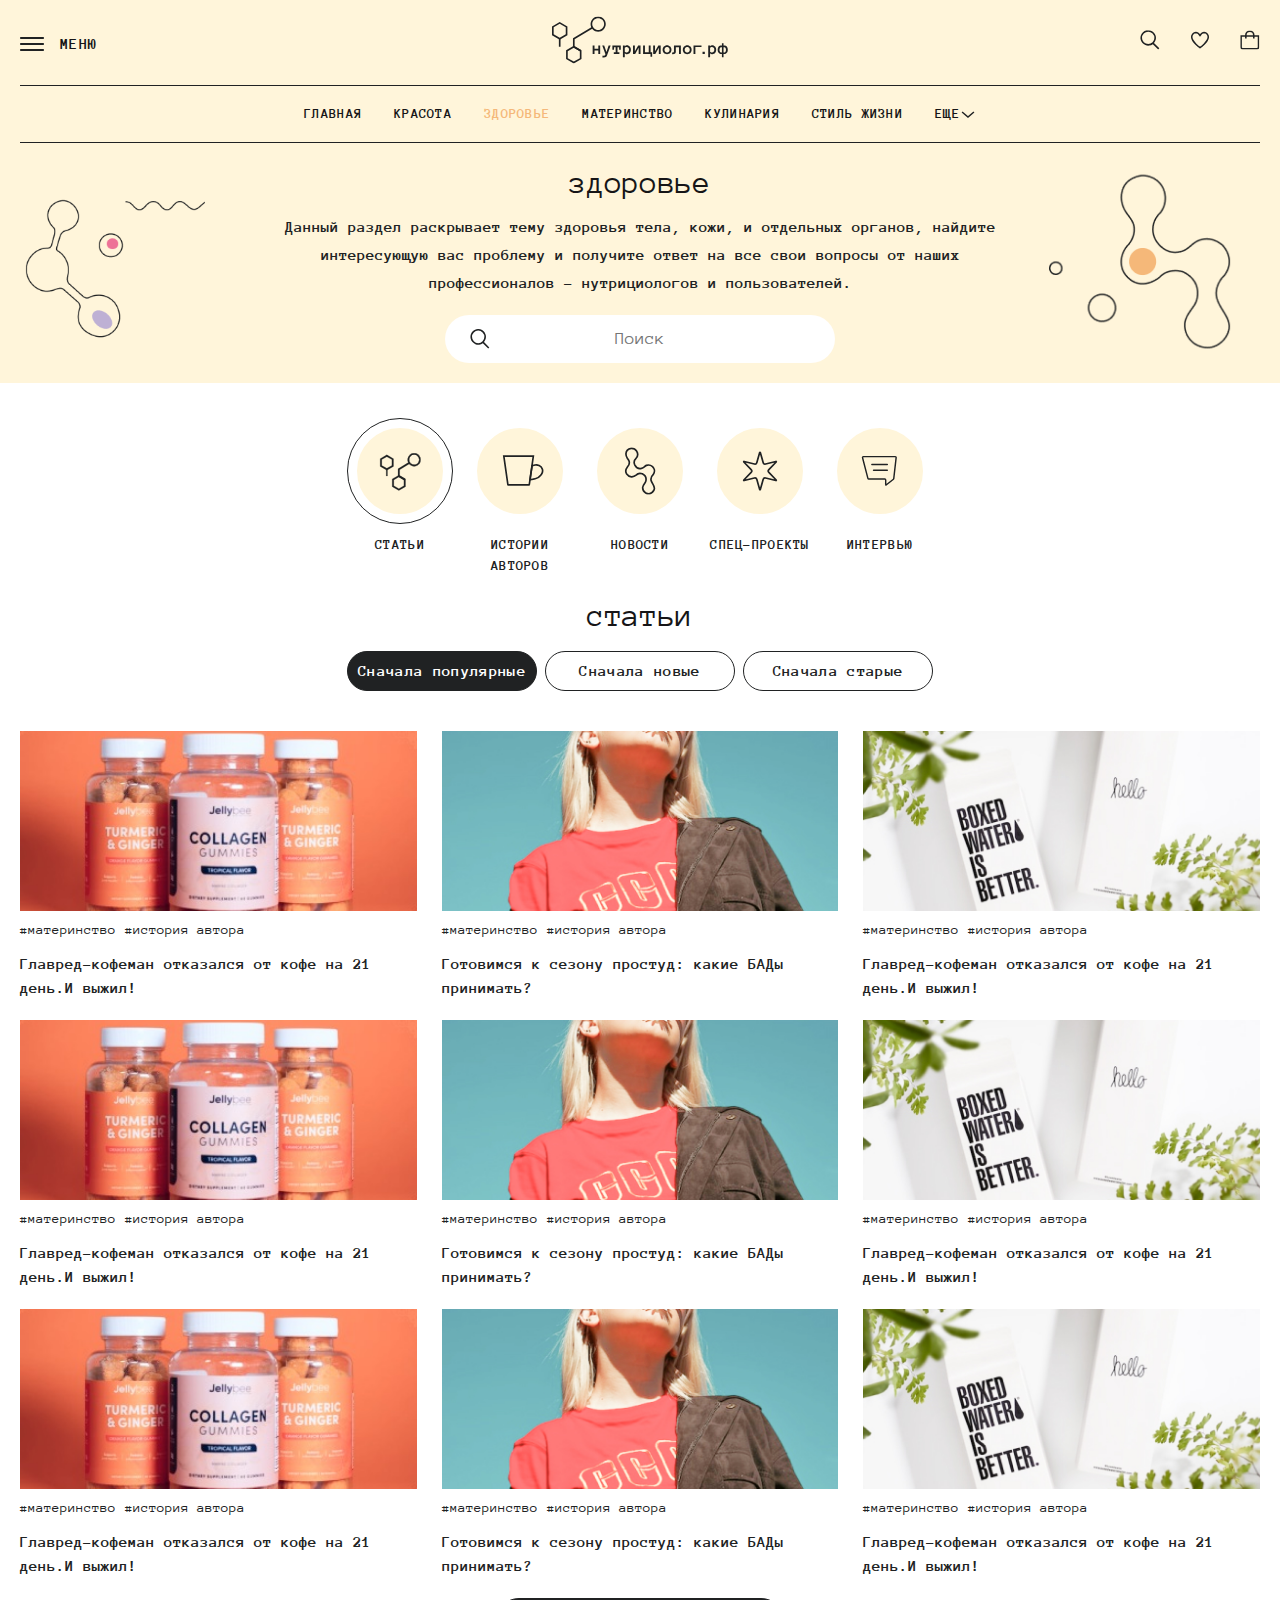
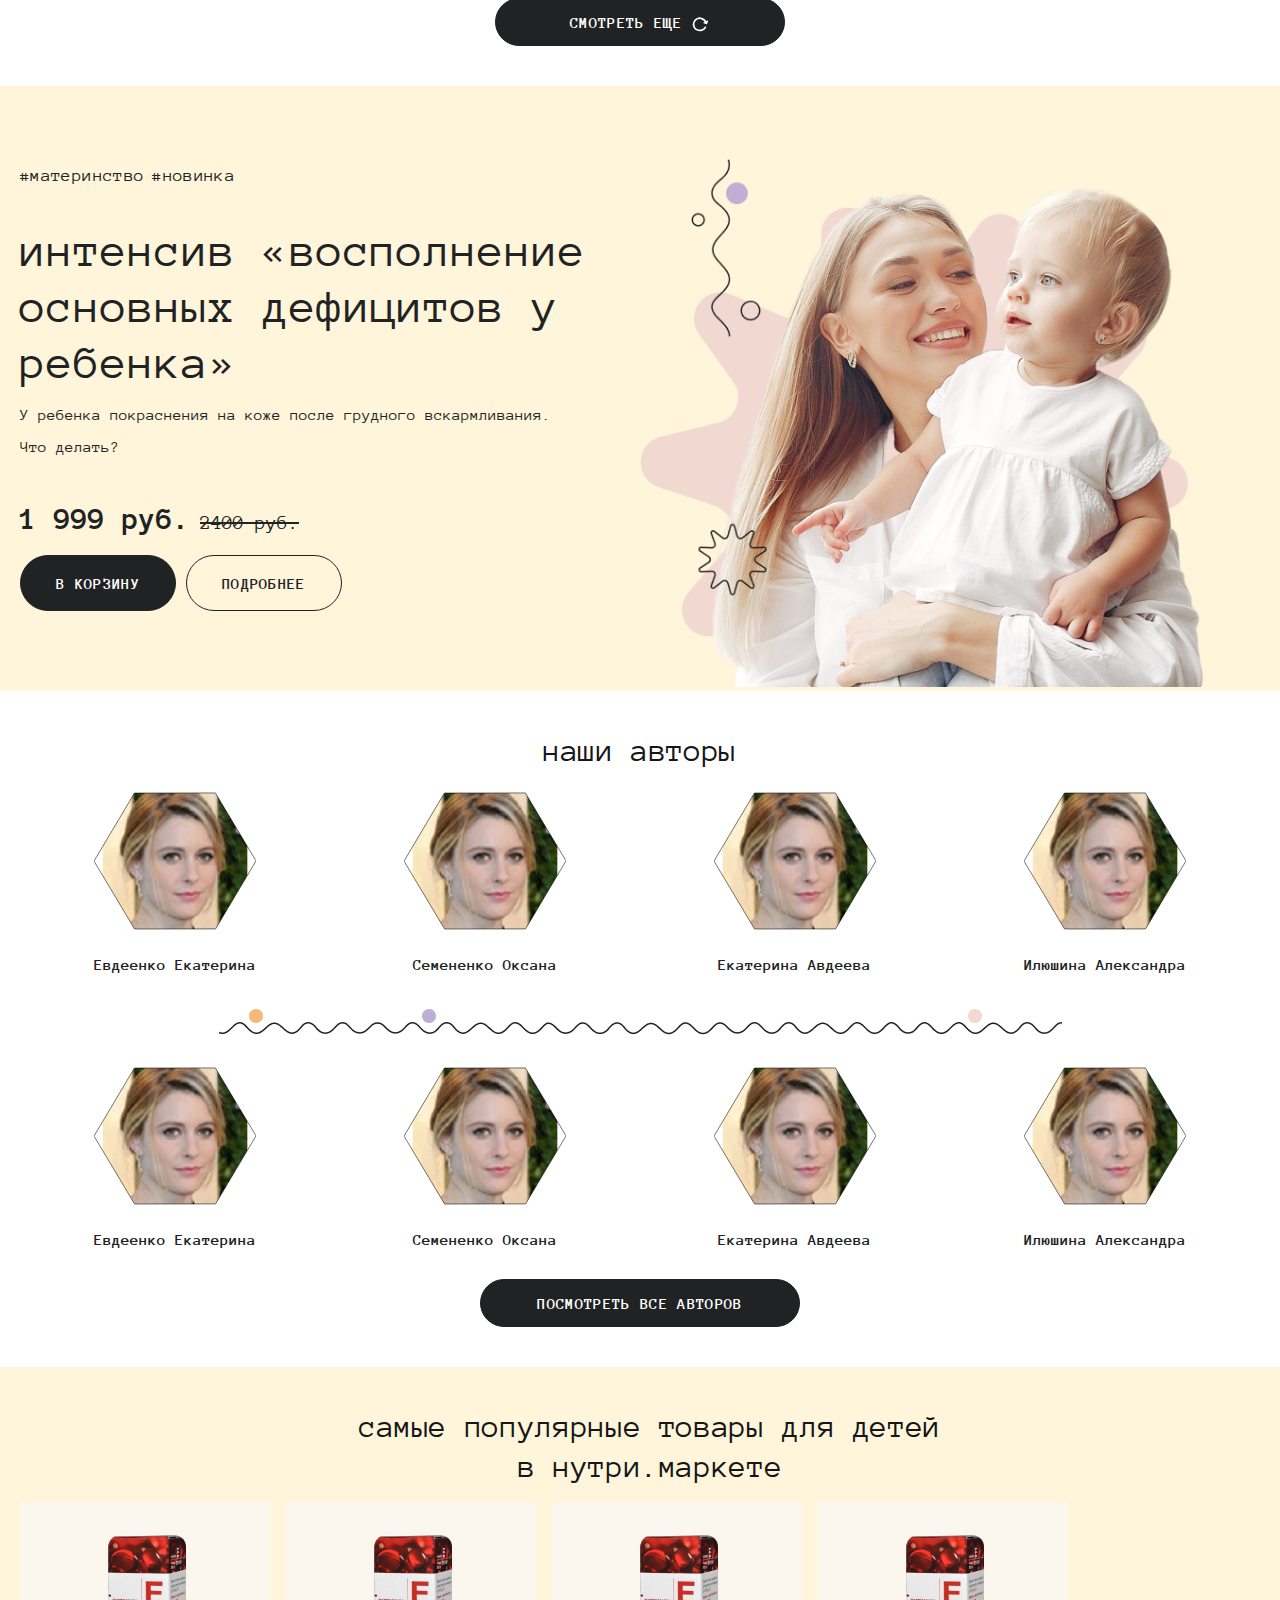
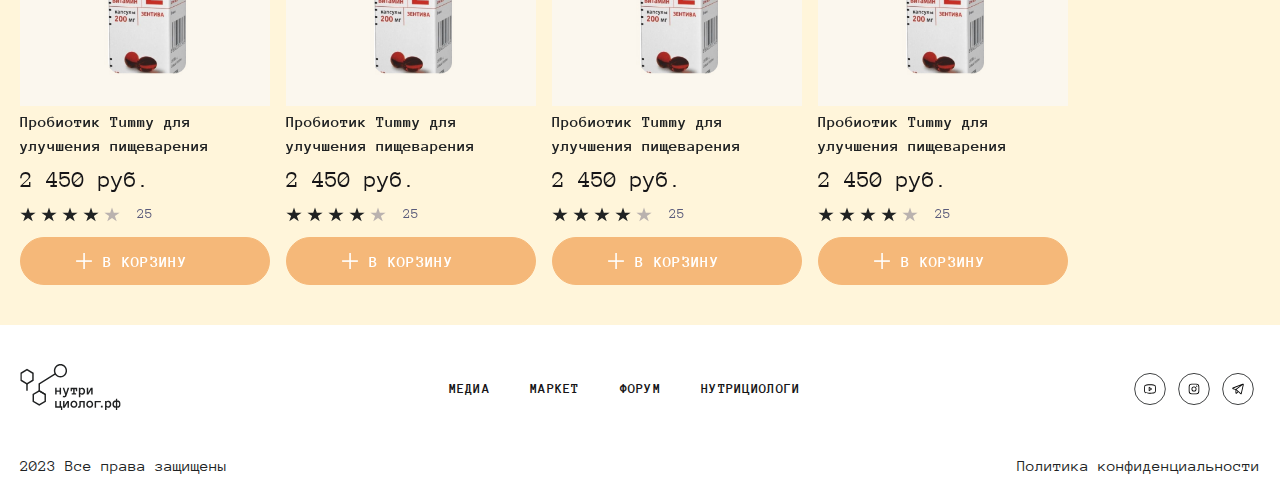
<file: zdorovie.html>
<!DOCTYPE html>
<html lang="ru">
 
<head>
 
	<meta charset="UTF-8">
	<title>здоровье</title>
 	<meta name="apple-mobile-web-app-capable" content="yes" />
    <meta name="apple-mobile-web-app-status-bar-style" content="default" />
    <meta http-equiv="X-UA-Compatible" content="IE=edge">
    <meta name="viewport" content="width=device-width, initial-scale=1.0">
    <meta name="robots" content="index, follow, max-image-preview:large, max-snippet:-1, max-video-preview:-1" />
    <meta http-equiv="Content-type" content="text/html; charset=utf-8" />
	<meta http-equiv="Content-Language" content="ru">
  	<link rel="preconnect" href="https://fonts.googleapis.com">
	<link rel="preconnect" href="https://fonts.gstatic.com" crossorigin>
	<link href="https://fonts.googleapis.com/css2?family=Anonymous+Pro:wght@400;700&display=swap" rel="stylesheet">
	<link rel="stylesheet" href="https://cdn.jsdelivr.net/npm/swiper@8/swiper-bundle.min.css"/>
	<script src="https://cdn.jsdelivr.net/npm/swiper@8/swiper-bundle.min.js"></script>
	<!-- Подключаем стили проекта -->
	<link rel="stylesheet" href="css/app.min.css?v=1">

</head>
 
<body style="--bgncolor: #FFF5DA;">
	<header>
		<div class="inner-page">
			<div class="header__top row">
				<div class="header__left">
					<div class="menu-btn">Меню</div>
					<div class="menu-mob">
						<ul>
							<li class="active"><a href="/">медиа</a></li>
							<li><a href="/">форум</a></li>
							<li><a href="/">МАРКЕТ</a></li>
						</ul>
						<div class="menu-mob__btm">
							<ul>
								<li><a href="/"><img width="20" height="20" src="images/dest/sprite.svg#user" alt="">Личный кабинет</a></li>
								<li><a href="/"><img width="20" height="20" src="images/dest/sprite.svg#like" alt="">Избранное</a></li>
							</ul>
						</div>
					</div>
				</div>
				<div class="logo"><a href="/"><img width="255" height="68" src="images/dest/logo.svg" alt="">
					<img width="255" height="68" src="images/dest/logo2.svg" alt=""></a></div>
				<div class="header__right">
					<ul>
						<li><a href="/"><img width="20" height="20" src="images/dest/sprite.svg#search" alt=""></a></li>
						<li><a href="/"><img width="20" height="20" src="images/dest/sprite.svg#like" alt=""></a></li>
						<li><a href="/"><img width="20" height="20" src="images/dest/sprite.svg#basket" alt=""></a></li>
						<li><a href="/"><img width="20" height="20" src="images/dest/sprite.svg#user" alt=""></a></li>
					</ul>
				</div>
			</div>
			
			<div class="menu">
				<ul>
					<li><a href="/">главная</a></li>
					<li><a href="/">красота</a></li>
					<li class="active"><a href="/">здоровье</a></li>
					<li><a href="/">материнство</a></li>
					<li><a href="/">кулинария </a></li>
					<li><a href="/">стиль жизни</a></li>
					<li><a href="/">образование</a></li>
					<li class="menu-has-ch">
						<a href="#">еще</a>
						<ul>
							<li><a href="/">нутри.вики</a></li>
							<li><a href="/">подборки</a></li>
							<li><a href="/">авторы</a></li>
							<li><a href="/">спец-проекты</a></li>
						</ul>
					</li>
				</ul>
			</div>
		</div>
	</header>
 	<div class="content-area">
		
		<div class="top-bl">
			<div class="inner-page row">
				<div class="top-bl__left">
					<img src="images/dest/bg-15.png" alt="">
				</div>
				<div class="top-bl__mid">
					<h1 class="h2">здоровье</h1>
					<p>Данный раздел раскрывает тему здоровья тела, кожи, и отдельных органов, найдите интересующую вас проблему и получите ответ на все свои вопросы от наших профессионалов - нутрициологов и пользователей.</p>
					<form action="/">
						<input type="text" placeholder="Поиск">
					</form>
				</div>
				<div class="top-bl__right">
					<img src="images/dest/bg-16.png" alt="">
				</div>
			</div>
		</div>
		<div class="top-nav">
			<div class="inner-page">
				<ul>
					<li class="active"><a href="/"><span class="top-nav__img"><img src="images/dest/sprite.svg#articles" alt=""></span>Статьи</a></li>
					<li><a href="/"><span class="top-nav__img"><img src="images/dest/sprite.svg#stories" alt=""></span>Истории<br> авторов</a></li>
					<li><a href="/"><span class="top-nav__img"><img src="images/dest/sprite.svg#news" alt=""></span>Новости</a></li>
					<li><a href="/"><span class="top-nav__img"><img src="images/dest/sprite.svg#spec" alt=""></span>Спец-проекты</a></li>
					<li><a href="/"><span class="top-nav__img"><img src="images/dest/sprite.svg#interview" alt=""></span>Интервью</a></li>
				</ul>
			</div>
		</div>
		<div class="news news-bl section">
			<div class="inner-page">
				<div class="h2">статьи</div>
				<a href="#" class="btn btn-fltr">Фильтр</a>
				<ul class="sort">
					<li><a href="/" class="btn">Сначала популярные</a></li>
					<li><a href="/" class="btn btn_wh">Сначала новые</a></li>
					<li><a href="/" class="btn btn_wh">Сначала старые</a></li>
				</ul>
			</div>
			
			<div class="inner-page row">
				<div class="news-item">
					<a href="/" class="news-item__img"><img src="images/dest/news-1.jpg" alt=""></a>
					<div class="news-item__tags">
						<ul>
							<li><a href="/">#материнство</a></li>
							<li><a href="/">#история автора</a></li>
						</ul>
					</div>
					<a href="/" class="news-item__ttl">Главред-кофеман отказался от кофе на 21 день.И выжил!</a>
					<a href="/" class="news-item__more">Читать</a>
				</div>
				<div class="news-item">
					<a href="/" class="news-item__img"><img src="images/dest/news-2.jpg" alt=""></a>
					<div class="news-item__tags">
						<ul>
							<li><a href="/">#материнство</a></li>
							<li><a href="/">#история автора</a></li>
						</ul>
					</div>
					<a href="/" class="news-item__ttl">Готовимся к сезону простуд: какие БАДы принимать?</a>
					<a href="/" class="news-item__more">Читать</a>
				</div>
				<div class="news-item">
					<a href="/" class="news-item__img"><img src="images/dest/news-3.jpg" alt=""></a>
					<div class="news-item__tags">
						<ul>
							<li><a href="/">#материнство</a></li>
							<li><a href="/">#история автора</a></li>
						</ul>
					</div>
					<a href="/" class="news-item__ttl">Главред-кофеман отказался от кофе на 21 день.И выжил!</a>
					<a href="/" class="news-item__more">Читать</a>
				</div>
				<div class="news-item">
					<a href="/" class="news-item__img"><img src="images/dest/news-1.jpg" alt=""></a>
					<div class="news-item__tags">
						<ul>
							<li><a href="/">#материнство</a></li>
							<li><a href="/">#история автора</a></li>
						</ul>
					</div>
					<a href="/" class="news-item__ttl">Главред-кофеман отказался от кофе на 21 день.И выжил!</a>
					<a href="/" class="news-item__more">Читать</a>
				</div>
				<div class="news-item">
					<a href="/" class="news-item__img"><img src="images/dest/news-2.jpg" alt=""></a>
					<div class="news-item__tags">
						<ul>
							<li><a href="/">#материнство</a></li>
							<li><a href="/">#история автора</a></li>
						</ul>
					</div>
					<a href="/" class="news-item__ttl">Готовимся к сезону простуд: какие БАДы принимать?</a>
					<a href="/" class="news-item__more">Читать</a>
				</div>
				<div class="news-item">
					<a href="/" class="news-item__img"><img src="images/dest/news-3.jpg" alt=""></a>
					<div class="news-item__tags">
						<ul>
							<li><a href="/">#материнство</a></li>
							<li><a href="/">#история автора</a></li>
						</ul>
					</div>
					<a href="/" class="news-item__ttl">Главред-кофеман отказался от кофе на 21 день.И выжил!</a>
					<a href="/" class="news-item__more">Читать</a>
				</div>
				<div class="news-item">
					<a href="/" class="news-item__img"><img src="images/dest/news-1.jpg" alt=""></a>
					<div class="news-item__tags">
						<ul>
							<li><a href="/">#материнство</a></li>
							<li><a href="/">#история автора</a></li>
						</ul>
					</div>
					<a href="/" class="news-item__ttl">Главред-кофеман отказался от кофе на 21 день.И выжил!</a>
					<a href="/" class="news-item__more">Читать</a>
				</div>
				<div class="news-item">
					<a href="/" class="news-item__img"><img src="images/dest/news-2.jpg" alt=""></a>
					<div class="news-item__tags">
						<ul>
							<li><a href="/">#материнство</a></li>
							<li><a href="/">#история автора</a></li>
						</ul>
					</div>
					<a href="/" class="news-item__ttl">Готовимся к сезону простуд: какие БАДы принимать?</a>
					<a href="/" class="news-item__more">Читать</a>
				</div>
				<div class="news-item">
					<a href="/" class="news-item__img"><img src="images/dest/news-3.jpg" alt=""></a>
					<div class="news-item__tags">
						<ul>
							<li><a href="/">#материнство</a></li>
							<li><a href="/">#история автора</a></li>
						</ul>
					</div>
					<a href="/" class="news-item__ttl">Главред-кофеман отказался от кофе на 21 день.И выжил!</a>
					<a href="/" class="news-item__more">Читать</a>
				</div>
			</div>
			<div class="inner-page">
				<a href="/" class="btn more-btn"> Смотреть еще</a>
			</div>
			
		</div>
		<div class="stock">
			<div class="inner-page row">
				<div class="stock__left">
					<div class="stock__tags">
						<ul>
							<li><a href="/">#материнство</a></li>
							<li><a href="/">#новинка</a></li>
						</ul>
					</div>
					<div class="stock__mid">
						<div class="stock__ttl">
							<a href="/">интенсив «восполнение основных дефицитов у ребенка»</a>
						</div>
						<p>У ребенка покраснения на коже после грудного вскармливания. <br> Что делать?</p>
					</div>
					<div class="stock__btm">
						<div class="stock__price">
							<span>1 999 руб.</span>
							<span>2400 руб.</span>
						</div>
						<div class="stock__btn">
							<a href="/" class="btn">в корзину</a>
							<a href="/" class="btn">подробнее</a>
						</div>
					</div>
				</div>
				<div class="stock__right">
					<img src="images/dest/stock.png" alt="">
				</div>
			</div>
		</div>
		<div class="authors section">
			<div class="inner-page">
				<div class="h2">наши авторы</div>
				<div class="row">
					<div class="authors-item">
						<a class="authors-item__img" href="/">
							<svg version="1.1" xmlns="http://www.w3.org/2000/svg" viewBox="0 0 300 252">
							  <defs>
							    <pattern id="img" patternUnits="userSpaceOnUse" width="100%" height="100%">
							      <image xlink:href="images/dest/auth.png" />
							    </pattern>
							  </defs>
							    <path fill="url(#img)" d="M75.173,251.959L0,126.152l74.827-126l150-0.193L300,125.766l-74.827,126L75.173,251.959z"/>
							</svg>
						</a>
						<a href="/" class="authors-item__ttl">Евдеенко Екатерина</a>
					</div>
					<div class="authors-item">
						<a class="authors-item__img" href="/">
							<svg version="1.1" xmlns="http://www.w3.org/2000/svg" viewBox="0 0 300 252">
							  <defs>
							    <pattern id="img2" patternUnits="userSpaceOnUse" width="100%" height="100%">
							      <image xlink:href="images/dest/auth.png" />
							    </pattern>
							  </defs>
							    <path fill="url(#img2)" d="M75.173,251.959L0,126.152l74.827-126l150-0.193L300,125.766l-74.827,126L75.173,251.959z"/>
							</svg>
						</a>
						<a href="/" class="authors-item__ttl">Семененко Оксана</a>
					</div>
					<div class="authors-item">
						<a class="authors-item__img" href="/">
							<svg version="1.1" xmlns="http://www.w3.org/2000/svg" viewBox="0 0 300 252">
							  <defs>
							    <pattern id="img3" patternUnits="userSpaceOnUse" width="100%" height="100%">
							      <image xlink:href="images/dest/auth.png" />
							    </pattern>
							  </defs>
							    <path fill="url(#img3)" d="M75.173,251.959L0,126.152l74.827-126l150-0.193L300,125.766l-74.827,126L75.173,251.959z"/>
							</svg>
						</a>
						<a href="/" class="authors-item__ttl">Екатерина Авдеева</a>
					</div>
					<div class="authors-item">
						<a class="authors-item__img" href="/">
							<svg version="1.1" xmlns="http://www.w3.org/2000/svg" viewBox="0 0 300 252">
							  <defs>
							    <pattern id="img4" patternUnits="userSpaceOnUse" width="100%" height="100%">
							      <image xlink:href="images/dest/auth.png" />
							    </pattern>
							  </defs>
							    <path fill="url(#img4)" d="M75.173,251.959L0,126.152l74.827-126l150-0.193L300,125.766l-74.827,126L75.173,251.959z"/>
							</svg>
						</a>
						<a href="/" class="authors-item__ttl">Илюшина Александра</a>
					</div>
				</div>
				<div class="hr"></div>
				<div class="row">
					<div class="authors-item">
						<a class="authors-item__img" href="/">
							<svg version="1.1" xmlns="http://www.w3.org/2000/svg" viewBox="0 0 300 252">
							  <defs>
							    <pattern id="img" patternUnits="userSpaceOnUse" width="100%" height="100%">
							      <image xlink:href="images/dest/auth.png" />
							    </pattern>
							  </defs>
							    <path fill="url(#img)" d="M75.173,251.959L0,126.152l74.827-126l150-0.193L300,125.766l-74.827,126L75.173,251.959z"/>
							</svg>
						</a>
						<a href="/" class="authors-item__ttl">Евдеенко Екатерина</a>
					</div>
					<div class="authors-item">
						<a class="authors-item__img" href="/">
							<svg version="1.1" xmlns="http://www.w3.org/2000/svg" viewBox="0 0 300 252">
							  <defs>
							    <pattern id="img2" patternUnits="userSpaceOnUse" width="100%" height="100%">
							      <image xlink:href="images/dest/auth.png" />
							    </pattern>
							  </defs>
							    <path fill="url(#img2)" d="M75.173,251.959L0,126.152l74.827-126l150-0.193L300,125.766l-74.827,126L75.173,251.959z"/>
							</svg>
						</a>
						<a href="/" class="authors-item__ttl">Семененко Оксана</a>
					</div>
					<div class="authors-item">
						<a class="authors-item__img" href="/">
							<svg version="1.1" xmlns="http://www.w3.org/2000/svg" viewBox="0 0 300 252">
							  <defs>
							    <pattern id="img2" patternUnits="userSpaceOnUse" width="100%" height="100%">
							      <image xlink:href="images/dest/auth.png" />
							    </pattern>
							  </defs>
							    <path fill="url(#img2)" d="M75.173,251.959L0,126.152l74.827-126l150-0.193L300,125.766l-74.827,126L75.173,251.959z"/>
							</svg>
						</a>
						<a href="/" class="authors-item__ttl">Семененко Оксана</a>
					</div>
					<div class="authors-item">
						<a class="authors-item__img" href="/">
							<svg version="1.1" xmlns="http://www.w3.org/2000/svg" viewBox="0 0 300 252">
							  <defs>
							    <pattern id="img2" patternUnits="userSpaceOnUse" width="100%" height="100%">
							      <image xlink:href="images/dest/auth.png" />
							    </pattern>
							  </defs>
							    <path fill="url(#img2)" d="M75.173,251.959L0,126.152l74.827-126l150-0.193L300,125.766l-74.827,126L75.173,251.959z"/>
							</svg>
						</a>
						<a href="/" class="authors-item__ttl">Семененко Оксана</a>
					</div>
					<div class="authors-item">
						<a class="authors-item__img" href="/">
							<svg version="1.1" xmlns="http://www.w3.org/2000/svg" viewBox="0 0 300 252">
							  <defs>
							    <pattern id="img3" patternUnits="userSpaceOnUse" width="100%" height="100%">
							      <image xlink:href="images/dest/auth.png" />
							    </pattern>
							  </defs>
							    <path fill="url(#img3)" d="M75.173,251.959L0,126.152l74.827-126l150-0.193L300,125.766l-74.827,126L75.173,251.959z"/>
							</svg>
						</a>
						<a href="/" class="authors-item__ttl">Екатерина Авдеева</a>
					</div>
					<div class="authors-item">
						<a class="authors-item__img" href="/">
							<svg version="1.1" xmlns="http://www.w3.org/2000/svg" viewBox="0 0 300 252">
							  <defs>
							    <pattern id="img4" patternUnits="userSpaceOnUse" width="100%" height="100%">
							      <image xlink:href="images/dest/auth.png" />
							    </pattern>
							  </defs>
							    <path fill="url(#img4)" d="M75.173,251.959L0,126.152l74.827-126l150-0.193L300,125.766l-74.827,126L75.173,251.959z"/>
							</svg>
						</a>
						<a href="/" class="authors-item__ttl">Илюшина Александра</a>
					</div>
				</div>
				<div class="hr2"></div>
				<div class="row">
					<div class="authors-item">
						<a class="authors-item__img" href="/">
							<svg version="1.1" xmlns="http://www.w3.org/2000/svg" viewBox="0 0 300 252">
							  <defs>
							    <pattern id="img" patternUnits="userSpaceOnUse" width="100%" height="100%">
							      <image xlink:href="images/dest/auth.png" />
							    </pattern>
							  </defs>
							    <path fill="url(#img)" d="M75.173,251.959L0,126.152l74.827-126l150-0.193L300,125.766l-74.827,126L75.173,251.959z"/>
							</svg>
						</a>
						<a href="/" class="authors-item__ttl">Евдеенко Екатерина</a>
					</div>
					<div class="authors-item">
						<a class="authors-item__img" href="/">
							<svg version="1.1" xmlns="http://www.w3.org/2000/svg" viewBox="0 0 300 252">
							  <defs>
							    <pattern id="img2" patternUnits="userSpaceOnUse" width="100%" height="100%">
							      <image xlink:href="images/dest/auth.png" />
							    </pattern>
							  </defs>
							    <path fill="url(#img2)" d="M75.173,251.959L0,126.152l74.827-126l150-0.193L300,125.766l-74.827,126L75.173,251.959z"/>
							</svg>
						</a>
						<a href="/" class="authors-item__ttl">Семененко Оксана</a>
					</div>
					<div class="authors-item">
						<a class="authors-item__img" href="/">
							<svg version="1.1" xmlns="http://www.w3.org/2000/svg" viewBox="0 0 300 252">
							  <defs>
							    <pattern id="img3" patternUnits="userSpaceOnUse" width="100%" height="100%">
							      <image xlink:href="images/dest/auth.png" />
							    </pattern>
							  </defs>
							    <path fill="url(#img3)" d="M75.173,251.959L0,126.152l74.827-126l150-0.193L300,125.766l-74.827,126L75.173,251.959z"/>
							</svg>
						</a>
						<a href="/" class="authors-item__ttl">Екатерина Авдеева</a>
					</div>
					<div class="authors-item">
						<a class="authors-item__img" href="/">
							<svg version="1.1" xmlns="http://www.w3.org/2000/svg" viewBox="0 0 300 252">
							  <defs>
							    <pattern id="img4" patternUnits="userSpaceOnUse" width="100%" height="100%">
							      <image xlink:href="images/dest/auth.png" />
							    </pattern>
							  </defs>
							    <path fill="url(#img4)" d="M75.173,251.959L0,126.152l74.827-126l150-0.193L300,125.766l-74.827,126L75.173,251.959z"/>
							</svg>
						</a>
						<a href="/" class="authors-item__ttl">Илюшина Александра</a>
					</div>
				</div>
				<a href="/" class="btn">посмотреть все авторов</a>
			</div>
		</div>
		<div class="products products-btm section">
			<div class="inner-page">
				<div class="row">
					<div class="h2">самые популярные товары <span class="mob-h">для детей<br> В НУТРИ.МАРКЕТЕ</span></div>
				</div>
				<div class="swiper products-slider">
					<div class="swiper-wrapper">
					    <div class="swiper-slide">
					    	<div class="products-item">
					    		<a href="/" class="products-item__img"><img src="images/dest/product.jpg" alt=""></a>
					    		<a href="/" class="products-item__ttl">Пробиотик Tummy для улучшения пищеварения</a>
					    		<div class="products-item__btm row">
					    			<div class="products-item__pr">2 450 руб.</div>
					    			<div class="products-item__rating">
					    				<ul>
											<li class="active"></li>
											<li class="active"></li>
											<li class="active"></li>
											<li class="active"></li>
											<li></li>
										</ul>
										<div class="products-item__ratingnum">25</div>
					    			</div>
					    			
					    		</div>
					    		<a href="/" class="btn"><span>добавить</span> в корзину</a>
					    	</div>
					    </div>
					    <div class="swiper-slide">
					    	<div class="products-item">
					    		<a href="/" class="products-item__img"><img src="images/dest/product.jpg" alt=""></a>
					    		<a href="/" class="products-item__ttl">Пробиотик Tummy для улучшения пищеварения</a>
					    		<div class="products-item__btm row">
					    			<div class="products-item__pr">2 450 руб.</div>
					    			<div class="products-item__rating">
					    				<ul>
											<li class="active"></li>
											<li class="active"></li>
											<li class="active"></li>
											<li class="active"></li>
											<li></li>
										</ul>
										<div class="products-item__ratingnum">25</div>
					    			</div>
					    			
					    		</div>
					    		<a href="/" class="btn"><span>добавить</span> в корзину</a>
					    	</div>
					    </div>
					    <div class="swiper-slide">
					    	<div class="products-item">
					    		<a href="/" class="products-item__img"><img src="images/dest/product.jpg" alt=""></a>
					    		<a href="/" class="products-item__ttl">Пробиотик Tummy для улучшения пищеварения</a>
					    		<div class="products-item__btm row">
					    			<div class="products-item__pr">2 450 руб.</div>
					    			<div class="products-item__rating">
					    				<ul>
											<li class="active"></li>
											<li class="active"></li>
											<li class="active"></li>
											<li class="active"></li>
											<li></li>
										</ul>
										<div class="products-item__ratingnum">25</div>
					    			</div>
					    			
					    		</div>
					    		<a href="/" class="btn"><span>добавить</span> в корзину</a>
					    	</div>
					    </div>
					    <div class="swiper-slide">
					    	<div class="products-item">
					    		<a href="/" class="products-item__img"><img src="images/dest/product.jpg" alt=""></a>
					    		<a href="/" class="products-item__ttl">Пробиотик Tummy для улучшения пищеварения</a>
					    		<div class="products-item__btm row">
					    			<div class="products-item__pr">2 450 руб.</div>
					    			<div class="products-item__rating">
					    				<ul>
											<li class="active"></li>
											<li class="active"></li>
											<li class="active"></li>
											<li class="active"></li>
											<li></li>
										</ul>
										<div class="products-item__ratingnum">25</div>
					    			</div>
					    			
					    		</div>
					    		<a href="/" class="btn"><span>добавить</span> в корзину</a>
					    	</div>
					    </div>
					</div>
					 
					<div class="swiper-button-prev products__prev"></div>
					<div class="swiper-button-next products__next"></div>

				  
				</div>
			</div>
		</div>
	</div>
 	<footer>
 		<div class="inner-page">
 			<div class="row">
 				<div class="footer__logo"><a href="/"><img src="images/dest/logo-f.svg" alt=""></a></div>
 				<ul class="footer__menu">
 					<li><a href="/">медиа</a></li>
 					<li><a href="/">МАРКЕТ</a></li>
 					<li><a href="/">форум</a></li>
 					<li><a href="/">нутрициологи</a></li>
 				</ul>
 				<ul class="soc">
 					<li class="soc__ytb"><a href="/"></a></li>
 					<li class="soc__inst"><a href="/"></a></li>
 					<li class="soc__tg"><a href="/"></a></li>
 				</ul>
 			</div>
 			<div class="row">
 				<div class="copyr">2023 Все права защищены</div>
 				<a class="policy" href="/">Политика конфиденциальности</a>
 			</div>
 		</div>
 	</footer>
	<script src="js/app.min.js?v=1"></script>
 
</body>
</html>
</file>
<file: css/app.min.css>
@charset "UTF-8";
*, *:before, *:after {
  -webkit-box-sizing: border-box;
          box-sizing: border-box;
  outline: none;
  -webkit-tap-highlight-color: rgba(0, 0, 0, 0);
}
html, body, div, span, object, iframe, figure, h1, h2, h3, h4, h5, h6, p, blockquote, pre, a, code, em, img, small, strike, strong, sub, sup, tt, b, u, i, ol, ul, li, fieldset, form, label, table, caption, tbody, tfoot, thead, tr, th, td, main, canvas, embed, footer, header, nav, section, video {
  margin: 0;
  padding: 0;
  border: 0;
  font-size: 100%;
  font: inherit;
  vertical-align: baseline;
  text-rendering: optimizeLegibility;
  -webkit-font-smoothing: antialiased;
  -webkit-text-size-adjust: none;
     -moz-text-size-adjust: none;
      -ms-text-size-adjust: none;
          text-size-adjust: none;
}

footer, header, nav, section, main {
  display: block;
}

ol, ul {
  list-style: none;
}

blockquote, q {
  quotes: none;
}

blockquote:before, blockquote:after, q:before, q:after {
  content: "";
  content: none;
}

table {
  border-collapse: collapse;
  border-spacing: 0;
}

input {
  -webkit-appearance: none;
  border-radius: 0;
}

html {
  height: 100%;
}

body {
  font-family: "Anonymous Pro", monospace;
  font-weight: 600;
  font-size: 18px;
  color: #161517;
  position: relative;
  overflow-x: hidden;
  display: -webkit-box;
  display: -ms-flexbox;
  display: flex;
  -webkit-box-orient: vertical;
  -webkit-box-direction: normal;
      -ms-flex-direction: column;
          flex-direction: column;
  height: 100%;
}

a {
  -webkit-transition: 0.5s;
  -o-transition: 0.5s;
  transition: 0.5s;
}

.btn {
  cursor: pointer;
  border: none;
  border-radius: 30px;
  font-weight: 700;
  font-size: 18px;
  letter-spacing: 0.02em;
  text-transform: uppercase;
  height: 48px;
  line-height: 48px;
  text-align: center;
  text-decoration: none;
  display: inline-block;
  background: #202223;
  border: solid 1px #202223;
  color: #FFFFFF;
  padding: 0 50px;
}
.btn:hover {
  background: #F5B879;
  border: solid 1px #F5B879;
}

.btn_wh {
  background: #FFFFFF;
  border: solid 1px #FFF;
  color: #202223;
}
.btn_wh:hover {
  background: #202223;
  border: solid 1px #202223;
  color: #FFFFFF;
}

h2, .h2 {
  font-weight: 400;
  font-size: 48px;
  line-height: 56px;
  letter-spacing: 0.02em;
  text-transform: lowercase;
}

.content-area {
  -webkit-box-flex: 1;
      -ms-flex: 1 0 auto;
          flex: 1 0 auto;
  position: relative;
}

.row {
  display: -webkit-box;
  display: -ms-flexbox;
  display: flex;
  -webkit-box-pack: justify;
      -ms-flex-pack: justify;
          justify-content: space-between;
}

.inner-page {
  max-width: 1280px;
  color: #161517;
  margin: 0 auto;
}

header {
  padding-top: 20px;
  background: var(--bgncolor);
}
header a {
  font-weight: 700;
  font-size: 18px;
  line-height: 24px;
  letter-spacing: 0.02em;
  text-transform: uppercase;
  text-decoration: none;
  color: #161517;
}
header .active > a, header li:hover > a {
  color: #F5B879;
}
header .logo {
  max-width: 255px;
}
header .logo img {
  max-width: 100%;
}
header .logo img + img {
  display: none;
}

.header__top {
  -webkit-box-align: end;
      -ms-flex-align: end;
          align-items: flex-end;
  padding-bottom: 25px;
}

.header__left li + li {
  margin-left: 50px;
}

.header__right li {
  margin-left: 50px;
}

.header__left ul, .header__right ul {
  display: -webkit-box;
  display: -ms-flexbox;
  display: flex;
}

.menu {
  padding: 23px;
  border-top: solid 1px #202223;
  border-bottom: solid 1px #202223;
}
.menu ul {
  display: -webkit-box;
  display: -ms-flexbox;
  display: flex;
  -webkit-box-pack: center;
      -ms-flex-pack: center;
          justify-content: center;
}
.menu li {
  margin: 0 24px;
}

.menu-has-ch {
  position: relative;
}
.menu-has-ch > a:after {
  content: "";
  display: inline-block;
  vertical-align: middle;
  width: 16px;
  height: 16px;
  background: url(../images/dest/sprite.svg#btm) no-repeat center center;
  background-size: 100%;
  -webkit-transform: rotate(-180deg);
      -ms-transform: rotate(-180deg);
          transform: rotate(-180deg);
  -webkit-transition: 0.5s;
  -o-transition: 0.5s;
  transition: 0.5s;
}
.menu-has-ch > a.active:after {
  -webkit-transform: rotate(0);
      -ms-transform: rotate(0);
          transform: rotate(0);
}
.menu-has-ch ul {
  position: absolute;
  z-index: 1;
  text-align: right;
  top: 47px;
  right: 50%;
  margin-right: -85px;
  display: block;
  background: #FFFFFF;
  border: 1px solid #202223;
  padding: 25px 25px 0;
  -webkit-box-shadow: 0px 5px 18px rgba(154, 139, 108, 0.33);
          box-shadow: 0px 5px 18px rgba(154, 139, 108, 0.33);
  visibility: hidden;
  opacity: 0;
  -webkit-transition: 0.5s;
  -o-transition: 0.5s;
  transition: 0.5s;
}
.menu-has-ch ul a {
  white-space: nowrap;
}
.menu-has-ch ul li {
  margin: 0 0 20px;
}
.menu-has-ch a.active + ul {
  visibility: visible;
  opacity: 1;
}

.main-txt {
  text-align: center;
  font-weight: 400;
  font-size: 56px;
  line-height: 70px;
  letter-spacing: 0.02em;
  text-transform: lowercase;
  padding-top: 30px;
}
.main-txt .inner-page {
  position: relative;
}
.main-txt .inner-page:before {
  content: "";
  display: block;
  position: absolute;
  width: 263px;
  height: 34px;
  background: #fff url(../images/dest/bg-1.png) no-repeat center center;
  background-size: contain;
  left: 37px;
  top: 10px;
}
.main-txt .inner-page:after {
  content: "";
  display: block;
  position: absolute;
  width: 222px;
  height: 44px;
  background: #fff url(../images/dest/bg-2.png) no-repeat center center;
  background-size: contain;
  right: 85px;
  top: 10px;
}

.main-slide {
  margin-top: 30px;
}
.main-slide .inner-page {
  position: relative;
  padding-top: 40px;
  padding-right: 80px;
  display: -webkit-box;
  display: -ms-flexbox;
  display: flex;
  -webkit-box-pack: end;
      -ms-flex-pack: end;
          justify-content: flex-end;
}
.main-slide p {
  font-weight: 400;
  font-size: 16px;
  line-height: 32px;
  color: #202223;
}
.main-slide .btn {
  margin-top: 40px;
  width: 165px;
}

.main-slide__left {
  position: absolute;
  width: 40%;
  left: 0;
  top: 0;
  z-index: 1;
  padding: 40px 0 60px 30px;
  display: -webkit-box;
  display: -ms-flexbox;
  display: flex;
  -webkit-box-orient: vertical;
  -webkit-box-direction: normal;
      -ms-flex-direction: column;
          flex-direction: column;
  -webkit-box-pack: center;
      -ms-flex-pack: center;
          justify-content: center;
  height: 100%;
}

.main-slide__tags {
  margin-bottom: 40px;
}
.main-slide__tags ul {
  display: -webkit-box;
  display: -ms-flexbox;
  display: flex;
}
.main-slide__tags li {
  font-weight: 400;
  font-size: 18px;
  line-height: 18px;
  margin-right: 12px;
}

.main-slide__ttl {
  text-decoration: none;
  font-weight: 700;
  font-size: 32px;
  line-height: 40px;
  color: #202223;
  margin-bottom: 15px;
}

.news {
  margin-top: 30px;
  margin-bottom: 55px;
}
.news .h2 {
  text-align: center;
  margin-bottom: 25px;
}
.news .row {
  -ms-flex-wrap: wrap;
      flex-wrap: wrap;
}
.news .sort {
  display: -webkit-box;
  display: -ms-flexbox;
  display: flex;
  margin-bottom: 40px;
  -webkit-box-pack: center;
      -ms-flex-pack: center;
          justify-content: center;
}
.news .sort li {
  margin: 0 4px;
}
.news .sort .btn {
  text-transform: inherit;
  border: 1px solid #202223;
  padding: 0;
  width: 190px;
  height: 40px;
  line-height: 38px;
  font-size: 16px;
}

.news-item {
  width: 32%;
}

.news-bl.section {
  margin-top: 0;
  padding-top: 40px;
  margin-bottom: 0;
}

.news-bl .news-item {
  margin-bottom: 35px;
}

.news-item__img {
  width: 100%;
  height: 280px;
  display: block;
  margin-bottom: 15px;
}
.news-item__img img {
  width: 100%;
  height: 100%;
  -o-object-fit: cover;
     object-fit: cover;
  -webkit-transition: 0.8s;
  -o-transition: 0.8s;
  transition: 0.8s;
}
.news-item__img:hover img {
  border-radius: 1000px;
  overflow: hidden;
  -webkit-transition: 0.8s;
  -o-transition: 0.8s;
  transition: 0.8s;
}

.news-item__tags {
  margin-bottom: 12px;
}
.news-item__tags ul {
  display: -webkit-box;
  display: -ms-flexbox;
  display: flex;
}
.news-item__tags a {
  font-weight: 400;
  font-size: 18px;
  line-height: 20px;
  text-decoration: none;
  color: #202223;
}
.news-item__tags a:hover {
  opacity: 0.8;
}
.news-item__tags li {
  margin-right: 12px;
}

.news-item__ttl {
  font-weight: 700;
  font-size: 20px;
  line-height: 32px;
  color: #202223;
  text-decoration: none;
  width: 100%;
  display: block;
}
.news-item__ttl:hover {
  text-decoration: underline;
}

.news-item__more {
  display: none;
  font-weight: 400;
  font-size: 14px;
  line-height: 16px;
  color: #202223;
  text-decoration: none;
  padding-right: 30px;
  background: url(../images/dest/sprite.svg#news-more) no-repeat center right;
  background-size: 10px;
  margin-top: 10px;
}

.section {
  padding: 80px 0;
}
.section .inner-page > .btn {
  width: 320px;
  display: block;
  margin: 40px auto 0;
  height: 56px;
  line-height: 56px;
  padding: 0;
}

.project-main {
  background: #FFF5DA;
  padding: 70px 0;
}
.project-main h2, .project-main .h2 {
  color: #202223;
  text-align: center;
  margin-bottom: 40px;
}
.project-main h2 br, .project-main .h2 br {
  display: none;
}
.project-main p {
  font-weight: 400;
  font-size: 16px;
  line-height: 32px;
  color: #202223;
}

.project-main__video {
  width: 609px;
  height: 609px;
  border-radius: 50%;
  overflow: hidden;
}
.project-main__video img {
  width: 100%;
  height: 100%;
  -o-object-fit: cover;
     object-fit: cover;
}
.project-main__video a {
  position: relative;
  width: 100%;
  height: 100%;
  display: block;
}
.project-main__video a:hover {
  opacity: 0.8;
}
.project-main__video a:after {
  content: "";
  display: block;
  width: 68px;
  height: 68px;
  position: absolute;
  left: 50%;
  top: 50%;
  background: url(../images/dest/sprite.svg#play) no-repeat center center;
  background-size: 100%;
  margin-left: -34px;
  margin-top: -34px;
}

.project-main__item {
  display: -webkit-box;
  display: -ms-flexbox;
  display: flex;
  -webkit-box-orient: vertical;
  -webkit-box-direction: normal;
      -ms-flex-direction: column;
          flex-direction: column;
  -webkit-box-pack: justify;
      -ms-flex-pack: justify;
          justify-content: space-between;
  padding-bottom: 70px;
}
.project-main__item:nth-of-type(2) {
  padding: 0 20px;
}
.project-main__item .btn {
  display: block;
  width: 320px;
  margin: 30px auto 0;
}
.project-main__item p + img {
  margin-top: 40px;
}

.special .row {
  -webkit-box-align: center;
      -ms-flex-align: center;
          align-items: center;
  margin-bottom: 40px;
}
.special .btn {
  display: none;
}

.more {
  font-weight: 700;
  font-size: 18px;
  line-height: 32px;
  color: #202223;
  text-decoration: none;
  padding-right: 50px;
  position: relative;
}
.more:after {
  content: "";
  display: block;
  width: 32px;
  height: 32px;
  position: absolute;
  right: 0;
  top: 0;
  background: url(../images/dest/sprite.svg#more) no-repeat center center;
  background-size: 100%;
}
.more:hover:after {
  background: url(../images/dest/sprite.svg#more-w) no-repeat center center;
  background-size: 100%;
}

.section .inner-page > .btn.more-btn {
  padding: 0 20px;
  margin-top: 0;
  width: 290px;
}
.section .inner-page > .btn.more-btn:after {
  content: "";
  display: inline-block;
  vertical-align: middle;
  margin-left: 8px;
  width: 20px;
  height: 20px;
  background: url(../images/dest/sprite.svg#more2) no-repeat center center;
  background-size: 100%;
}

.special-item__img {
  width: 100%;
  height: 290px;
  display: block;
  margin-bottom: 23px;
}
.special-item__img img {
  width: 100%;
  height: 100%;
  -o-object-fit: cover;
     object-fit: cover;
  -webkit-transition: 0.8s;
  -o-transition: 0.8s;
  transition: 0.8s;
}
.special-item__img:hover img {
  border-radius: 1000px;
  overflow: hidden;
  -webkit-transition: 0.8s;
  -o-transition: 0.8s;
  transition: 0.8s;
}

.special-item__ttl {
  text-decoration: none;
  text-align: center;
  font-weight: 700;
  font-size: 20px;
  line-height: 32px;
  color: #202223;
  width: 100%;
  display: block;
  padding: 0 20px;
}
.special-item__ttl:hover {
  text-decoration: underline;
}

.swiper {
  padding: 0 28px;
  margin: 0 -28px;
}

.swiper-button-next, .swiper-button-prev {
  width: 65px;
  height: 65px;
  background: url(../images/dest/sprite.svg#arr) no-repeat center center;
  background-size: 100%;
  top: 43%;
}
.swiper-button-next:after, .swiper-button-prev:after {
  display: none;
}
.swiper-button-next:hover, .swiper-button-prev:hover {
  background: url(../images/dest/sprite.svg#arr2) no-repeat center center;
  background-size: 100%;
}

.swiper-button-next {
  right: -5px;
  margin-top: -32px;
}

.swiper-button-prev {
  left: -3px;
  margin-top: -32px;
  -webkit-transform: rotate(-180deg);
      -ms-transform: rotate(-180deg);
          transform: rotate(-180deg);
}

.materials {
  background: #F4EEFD;
  padding-top: 70px;
}
.materials h2, .materials .h2 {
  text-align: center;
  margin-bottom: 30px;
}
.materials .inner-page {
  position: relative;
}

.materials-tab {
  margin-bottom: 30px;
  max-width: 1200px;
  margin: 0 auto 30px;
}
.materials-tab .active.btn {
  background: #202223;
  color: #FFFFFF;
}
.materials-tab .btn {
  height: 64px;
  line-height: 64px;
  padding: 0 43px;
}

.materials-bl {
  position: absolute;
  left: 0;
  bottom: 0;
  opacity: 0;
  -webkit-box-align: end;
      -ms-flex-align: end;
          align-items: flex-end;
}
.materials-bl.active {
  position: relative;
  opacity: 1;
}

.materials-bl__left, .materials-bl__right {
  display: -webkit-box;
  display: -ms-flexbox;
  display: flex;
  -webkit-box-orient: vertical;
  -webkit-box-direction: normal;
      -ms-flex-direction: column;
          flex-direction: column;
  -webkit-box-align: center;
      -ms-flex-align: center;
          align-items: center;
  padding-bottom: 40px;
}

.materials-item {
  width: 328px;
  height: 368px;
  background: url(../images/dest/romb.png) no-repeat center center;
  background-size: 100%;
  text-align: center;
  display: -webkit-box;
  display: -ms-flexbox;
  display: flex;
  -webkit-box-orient: vertical;
  -webkit-box-direction: normal;
      -ms-flex-direction: column;
          flex-direction: column;
  -webkit-box-pack: center;
      -ms-flex-pack: center;
          justify-content: center;
}
.materials-item a {
  font-weight: 700;
  font-size: 20px;
  line-height: 32px;
  text-align: center;
  color: #202223;
  text-decoration: none;
  padding: 0 25px;
}
.materials-item a:hover {
  text-decoration: underline;
}
.materials-item + .materials-item {
  width: 296px;
  height: 329px;
  margin-top: 40px;
}

.materials-item__date {
  font-weight: 400;
  font-size: 16px;
  line-height: 32px;
  letter-spacing: -0.02em;
  color: #202223;
}

.materials-bl__img {
  width: 50%;
}
.materials-bl__img img {
  max-width: 100%;
}
.materials-bl__img img + img {
  display: none;
}

.faq h2, .faq .h2 {
  text-align: center;
  margin-bottom: 30px;
}

.faq-item {
  height: 104px;
  padding: 35px 75px 40px;
  background: url(../images/dest/faq.png) no-repeat center center;
  background-size: contain;
  text-align: center;
  margin-bottom: 20px;
  width: 65%;
  clear: both;
}
.faq-item:nth-of-type(2) {
  background: url(../images/dest/faq-2.png) no-repeat center center;
  background-size: contain;
  float: right;
}

.faq-bl {
  position: relative;
}
.faq-bl:before {
  content: "";
  display: block;
  position: absolute;
  width: 296px;
  height: 36px;
  background: #fff url(../images/dest/bg-1.png) no-repeat center center;
  background-size: contain;
  left: calc(30% - 296px);
  top: 145px;
}
.faq-bl:after {
  content: "";
  display: block;
  position: absolute;
  width: 240px;
  height: 44px;
  background: #fff url(../images/dest/bg-8.png) no-repeat center center;
  background-size: contain;
  left: 69%;
  top: 25px;
}

.quote {
  background: #EAF4FF;
}
.quote .btn {
  width: 295px;
  height: 56px;
  line-height: 56px;
}
.quote p {
  font-weight: 700;
  font-size: 32px;
  line-height: 40px;
  color: #202223;
  padding-top: 80px;
  background: url(../images/dest/sprite.svg#qu) no-repeat left top;
  background-size: 56px;
  margin-bottom: 25px;
}
.quote .row {
  -webkit-box-align: center;
      -ms-flex-align: center;
          align-items: center;
}

.quote__auth {
  font-weight: 700;
  font-size: 20px;
  line-height: 32px;
  margin-bottom: 40px;
}

.quote__left {
  width: 40%;
}

.quote__right {
  width: 50%;
}
.quote__right img {
  max-width: 100%;
}

.products .row {
  -webkit-box-align: center;
      -ms-flex-align: center;
          align-items: center;
}
.products .swiper-button-next, .products .swiper-button-prev {
  top: 33%;
}

.products-btm {
  background: var(--bgncolor);
  margin-bottom: -2px;
}
.products-btm .h2 {
  text-align: center;
  width: 100%;
}

.products-slider {
  margin-top: 40px;
}

.products-item .btn {
  width: 100%;
  height: 56px;
  line-height: 56px;
  position: relative;
}
.products-item .btn:after {
  content: "";
  display: block;
  width: 16px;
  height: 16px;
  background: url(../images/dest/sprite.svg#plus) no-repeat left top;
  background-size: 100%;
  position: absolute;
  left: 80px;
  top: 17px;
}

.products-item__img {
  width: 100%;
  height: 330px;
  margin-bottom: 15px;
}
.products-item__img img {
  width: 100%;
  height: 100%;
  -o-object-fit: cover;
     object-fit: cover;
}

.products-item__ttl {
  font-weight: 700;
  font-size: 20px;
  line-height: 32px;
  color: #202223;
  text-decoration: none;
  margin-bottom: 20px;
  display: block;
}
.products-item__ttl:hover {
  text-decoration: underline;
}

.products-item__pr {
  font-weight: 400;
  font-size: 32px;
  line-height: 28px;
  color: #161517;
  margin-right: 10px;
}

.products-item__btm {
  margin-bottom: 25px;
  -webkit-box-pack: start;
      -ms-flex-pack: start;
          justify-content: flex-start;
}

.products-item__rating {
  display: -webkit-box;
  display: -ms-flexbox;
  display: flex;
  -webkit-box-align: center;
      -ms-flex-align: center;
          align-items: center;
}
.products-item__rating ul {
  display: -webkit-box;
  display: -ms-flexbox;
  display: flex;
}
.products-item__rating li {
  width: 24px;
  height: 24px;
  background: url(../images/dest/sprite.svg#star-g) no-repeat center center;
  background-size: 100%;
  margin-right: 5px;
}
.products-item__rating li.active {
  background: url(../images/dest/sprite.svg#star) no-repeat center center;
  background-size: 100%;
}

.products-item__ratingnum {
  font-weight: 400;
  font-size: 16px;
  line-height: 24px;
  color: #5A5B7B;
  margin-left: 12px;
}

.search {
  background: #FFF5DA url(../images/dest/search.jpg) no-repeat center center;
  background-size: contain;
  padding: 70px 0;
  position: relative;
}
.search .row {
  margin-top: 65px;
}
.search h2, .search .h2 {
  text-align: center;
  margin-bottom: 44px;
}
.search input {
  border: none;
  height: 62px;
  line-height: 62px;
  width: 620px;
  border-radius: 10000px;
  display: block;
  margin: 0 auto;
  padding: 0 200px;
  text-align: center;
  font-size: 18px;
  font-weight: 400;
  color: #202223;
  font-family: "Anonymous Pro", monospace;
  background: #fff url(../images/dest/sprite.svg#search) no-repeat 160px center;
  background-size: 20px;
}
.search input:placeholder {
  font-family: "Anonymous Pro", monospace;
  font-weight: 400;
  font-size: 18px;
  color: #202223;
}

.search-item {
  width: 186px;
  height: 208px;
  background: url(../images/dest/romb.png) no-repeat center center;
  background-size: 100%;
  font-weight: 700;
  font-size: 20px;
  line-height: 32px;
  display: -webkit-box;
  display: -ms-flexbox;
  display: flex;
  -webkit-box-orient: vertical;
  -webkit-box-direction: normal;
      -ms-flex-direction: column;
          flex-direction: column;
  -webkit-box-pack: center;
      -ms-flex-pack: center;
          justify-content: center;
  -webkit-box-align: center;
      -ms-flex-align: center;
          align-items: center;
}
.search-item:nth-of-type(2n + 1) {
  margin-top: 133px;
}
.search-item a {
  text-align: center;
  width: 100%;
  text-decoration: none;
  color: #202223;
}

.authors .row {
  -webkit-box-pack: center;
      -ms-flex-pack: center;
          justify-content: center;
}
.authors h2, .authors .h2 {
  text-align: center;
}

.authors-item {
  margin: 0 16px;
  width: 187px;
}

.authors-item__img {
  width: 187px;
  height: 210px;
  display: block;
  margin: 0 auto 15px;
}
.authors-item__img svg {
  width: 100%;
  height: 100%;
  stroke-width: 1px;
  stroke: #000;
}
.authors-item__img image {
  width: 100%;
  height: 100%;
}

.authors-item__ttl {
  font-weight: 700;
  font-size: 20px;
  line-height: 32px;
  text-align: center;
  color: #202223;
  text-decoration: none;
  display: block;
  width: 100%;
}

.hr {
  width: 843px;
  height: 27px;
  margin: 30px auto 10px;
  background: url(../images/dest/hr.png) no-repeat center center;
  background-size: 100%;
  max-width: 100%;
}

.hr2 {
  width: 843px;
  height: 27px;
  margin: 30px auto 10px;
  background: url(../images/dest/hr2.png) no-repeat center center;
  background-size: 100%;
  max-width: 100%;
}

.stories {
  background: #FBECE8;
  margin-bottom: -2px;
}
.stories h2, .stories .h2 {
  margin-bottom: 40px;
}

.stories-item {
  background: #fff;
  padding: 25px 0 0;
  position: relative;
}
.stories-item .btn {
  position: absolute;
  left: 25px;
  bottom: 25px;
  width: 195px;
}

.stories-item__img {
  width: 100%;
  height: 340px;
  overflow: hidden;
}
.stories-item__img img {
  width: 100%;
  height: 100%;
  -o-object-fit: cover;
     object-fit: cover;
}

.stories-item__date {
  padding: 0 25px;
  margin-bottom: 25px;
  font-weight: 400;
  font-size: 16px;
  line-height: 32px;
  letter-spacing: -0.02em;
  color: #202223;
}

.stories-item__ttl {
  text-decoration: none;
  font-weight: 700;
  font-size: 20px;
  line-height: 32px;
  color: #202223;
  padding: 0 25px;
  display: block;
  height: 96px;
  overflow: hidden;
  margin-bottom: 50px;
}
.stories-item__ttl:hover {
  text-decoration: underline;
}

footer {
  -webkit-box-flex: 0;
      -ms-flex: 0 0 auto;
          flex: 0 0 auto;
  background: #fff;
}
footer .inner-page {
  padding-top: 70px;
  padding-bottom: 15px;
  border-top: 1px solid #202223;
}
footer .row + .row {
  margin-top: 70px;
  font-weight: 400;
  font-size: 16px;
  line-height: 24px;
  color: #202223;
}
footer .row + .row a {
  font-weight: 400;
  font-size: 16px;
  line-height: 24px;
  color: #202223;
  text-decoration: none;
}
footer .row + .row a:hover {
  text-decoration: underline;
}

.footer__logo {
  width: 228px;
}
.footer__logo img {
  width: 170px;
}

.footer__menu {
  display: -webkit-box;
  display: -ms-flexbox;
  display: flex;
  -webkit-box-align: center;
      -ms-flex-align: center;
          align-items: center;
}
.footer__menu li {
  margin: 0 32px;
}
.footer__menu a {
  font-weight: 700;
  font-size: 18px;
  line-height: 24px;
  letter-spacing: 0.02em;
  text-transform: uppercase;
  text-decoration: none;
  color: #161517;
}
.footer__menu .active a, .footer__menu li:hover a {
  color: #F5B879;
}

.soc {
  display: -webkit-box;
  display: -ms-flexbox;
  display: flex;
  -webkit-box-align: center;
      -ms-flex-align: center;
          align-items: center;
}
.soc li {
  width: 56px;
  height: 56px;
  margin: 0 10px;
}
.soc li a {
  display: block;
  width: 100%;
  height: 100%;
}
.soc .soc__ytb a {
  background: url(../images/dest/sprite.svg#ytb) no-repeat center center;
  background-size: 100%;
}
.soc .soc__ytb a:hover {
  background: url(../images/dest/sprite.svg#ytb-h) no-repeat center center;
  background-size: 100%;
}
.soc .soc__inst a {
  background: url(../images/dest/sprite.svg#inst) no-repeat center center;
  background-size: 100%;
}
.soc .soc__inst a:hover {
  background: url(../images/dest/sprite.svg#inst-h) no-repeat center center;
  background-size: 100%;
}
.soc .soc__tg a {
  background: url(../images/dest/sprite.svg#tg) no-repeat center center;
  background-size: 100%;
}
.soc .soc__tg a:hover {
  background: url(../images/dest/sprite.svg#tg-h) no-repeat center center;
  background-size: 100%;
}

.menu-btn {
  display: none;
  font-weight: 700;
  font-size: 16px;
  line-height: 56px;
  -webkit-transition: 0.5s;
  -o-transition: 0.5s;
  transition: 0.5s;
  -webkit-box-align: center;
      -ms-flex-align: center;
          align-items: center;
  letter-spacing: 0.02em;
  text-transform: uppercase;
  color: #161517;
  padding-left: 40px;
  background: url(../images/dest/sprite.svg#menu) no-repeat center left;
  background-size: 24px;
}
.menu-btn.active {
  background: url(../images/dest/sprite.svg#close) no-repeat center left;
  background-size: 24px;
  -webkit-transition: 0.5s;
  -o-transition: 0.5s;
  transition: 0.5s;
}

.menu-mob__btm, .menu-mob .menu {
  display: none;
}

.empty {
  text-align: center;
  padding: 40px;
}
.empty .btn {
  margin-top: 30px;
}

.top-bl {
  background: var(--bgncolor);
  text-align: center;
  padding-top: 40px;
  padding-bottom: 70px;
}
.top-bl .row {
  -webkit-box-align: center;
      -ms-flex-align: center;
          align-items: center;
}
.top-bl p {
  font-size: 18px;
  line-height: 28px;
  color: #202223;
  margin: 15px 0 20px;
}
.top-bl input {
  border: none;
  height: 62px;
  line-height: 62px;
  width: 625px;
  border-radius: 10000px;
  display: block;
  margin: 0 auto;
  padding: 0 55px;
  text-align: left;
  font-size: 18px;
  font-weight: 400;
  color: #202223;
  font-family: "Anonymous Pro", monospace;
  background: #fff url(../images/dest/sprite.svg#search) no-repeat 25px center;
  background-size: 20px;
}
.top-bl input:placeholder {
  font-family: "Anonymous Pro", monospace;
  font-weight: 400;
  font-size: 18px;
  color: #202223;
}

.top-bl__left, .top-bl__right {
  width: 20%;
}
.top-bl__left img, .top-bl__right img {
  max-width: 100%;
}

.top-bl__mid {
  width: 49%;
}

.top-nav {
  padding-top: 48px;
}
.top-nav ul {
  display: -webkit-box;
  display: -ms-flexbox;
  display: flex;
  -webkit-box-pack: center;
      -ms-flex-pack: center;
          justify-content: center;
}
.top-nav li {
  text-align: center;
  margin: 0 12px;
}
.top-nav li a {
  text-decoration: none;
  font-weight: 700;
  font-size: 18px;
  line-height: 24px;
  letter-spacing: 0.02em;
  text-transform: uppercase;
  color: #202223;
}
.top-nav li.active .top-nav__img:before, .top-nav li:hover .top-nav__img:before {
  opacity: 1;
}

.top-nav__img {
  width: 128px;
  height: 128px;
  border: solid 10px #fff;
  border-radius: 100%;
  background: var(--bgncolor);
  display: block;
  margin-bottom: 15px;
  position: relative;
}
.top-nav__img:before {
  content: "";
  display: block;
  width: 128px;
  height: 128px;
  border-radius: 100%;
  border: solid 1px #202223;
  position: absolute;
  left: -10px;
  top: -10px;
  opacity: 0;
  -webkit-transition: 0.5s;
  -o-transition: 0.5s;
  transition: 0.5s;
}
.top-nav__img img {
  width: 48px;
  height: 48px;
  position: absolute;
  left: 50%;
  top: 50%;
  -webkit-transform: translate(-50%, -50%);
      -ms-transform: translate(-50%, -50%);
          transform: translate(-50%, -50%);
}

.stock {
  background: var(--bgncolor);
}
.stock p {
  font-weight: 400;
  font-size: 16px;
  line-height: 32px;
  color: #202223;
  margin-top: 8px;
}
.stock .btn {
  height: 56px;
  line-height: 56px;
  padding: 0 35px;
}
.stock .btn + .btn {
  background: transparent;
  color: #202223;
}
.stock .btn + .btn:hover {
  color: #F5B879;
}

.stock__left {
  padding: 80px 0;
  display: -webkit-box;
  display: -ms-flexbox;
  display: flex;
  -webkit-box-orient: vertical;
  -webkit-box-direction: normal;
      -ms-flex-direction: column;
          flex-direction: column;
  -webkit-box-pack: justify;
      -ms-flex-pack: justify;
          justify-content: space-between;
  width: 50%;
}

.stock__right {
  width: 50%;
}
.stock__right img {
  max-width: 100%;
}

.stock__tags ul {
  display: -webkit-box;
  display: -ms-flexbox;
  display: flex;
}
.stock__tags li {
  margin-right: 8px;
}
.stock__tags a {
  text-decoration: none;
  font-weight: 400;
  font-size: 18px;
  line-height: 20px;
  letter-spacing: 0.02em;
  text-transform: lowercase;
  color: #202223;
}

.stock__ttl {
  font-weight: 400;
  font-size: 48px;
  line-height: 56px;
  letter-spacing: 0.02em;
  text-transform: lowercase;
  color: #202223;
}
.stock__ttl a {
  font-weight: 400;
  font-size: 48px;
  line-height: 56px;
  letter-spacing: 0.02em;
  text-transform: lowercase;
  color: #202223;
  text-decoration: none;
}

.stock__price {
  margin-bottom: 16px;
}
.stock__price span {
  font-weight: 700;
  font-size: 32px;
  line-height: 40px;
  color: #202223;
}
.stock__price span + span {
  font-weight: 400;
  font-size: 20px;
  line-height: 24px;
  -webkit-text-decoration-line: line-through;
          text-decoration-line: line-through;
  text-transform: lowercase;
  color: #202223;
}

@media (max-width: 1300px) {
  body.active {
    overflow: hidden;
  }

  .menu-btn {
    display: -webkit-box;
    display: -ms-flexbox;
    display: flex;
    position: relative;
    z-index: 3;
  }

  .menu-mob {
    position: fixed;
    left: -10000px;
    top: 0;
    background: #fff;
    width: 100%;
    height: 100%;
    z-index: 2;
    padding: 70px 20px 25px;
    -webkit-transition: 0.8s;
    -o-transition: 0.8s;
    transition: 0.8s;
    display: -webkit-box;
    display: -ms-flexbox;
    display: flex;
    -webkit-box-orient: vertical;
    -webkit-box-direction: normal;
        -ms-flex-direction: column;
            flex-direction: column;
    -webkit-box-pack: justify;
        -ms-flex-pack: justify;
            justify-content: space-between;
  }
  .menu-mob .menu {
    overflow-y: auto;
  }

  .menu-mob__btm {
    padding-top: 16px;
    border-top: solid 1px #E0DDD9;
    display: block;
  }
  .menu-mob__btm ul {
    display: block;
  }
  .menu-mob__btm li + li {
    margin-left: 0;
  }
  .menu-mob__btm li {
    margin-bottom: 15px;
  }
  .menu-mob__btm li a {
    font-weight: 400;
    font-size: 16px;
    line-height: 25px;
    letter-spacing: 0.02em;
    color: #202223;
    display: -webkit-box;
    display: -ms-flexbox;
    display: flex;
    -webkit-box-align: center;
        -ms-flex-align: center;
            align-items: center;
    text-transform: inherit;
  }
  .menu-mob__btm li a img {
    margin-right: 12px;
  }

  .header__left .menu-mob > ul {
    width: 100%;
    -webkit-box-pack: justify;
        -ms-flex-pack: justify;
            justify-content: space-between;
    border-bottom: solid 1px #E0DDD9;
    padding-bottom: 10px;
  }

  .menu-btn.active + .menu-mob {
    left: 0;
  }

  .btn {
    font-size: 16px;
  }

  h2, .h2 {
    font-size: 32px;
    line-height: 40px;
  }

  header {
    padding-top: 16px;
  }
  header a {
    font-size: 14px;
  }

  header .logo {
    max-width: 176px;
  }
  header .logo img {
    height: 48px;
  }

  .header__left {
    width: 150px;
  }

  .menu-has-ch ul {
    right: 0;
    margin-right: 0;
  }

  .swiper {
    margin: -70px 0 0;
    padding: 70px 0 0;
  }

  .swiper-button-next, .swiper-button-prev {
    top: 0;
    margin-top: 0;
  }

  .swiper-button-prev {
    left: auto;
    right: 45px;
    top: -4px !important;
  }

  .products .swiper-button-next, .products .swiper-button-prev {
    top: 0;
  }

  .menu {
    padding: 16px 0;
  }

  .menu > ul > li {
    margin: 0 16px;
  }
  .menu > ul > li:nth-last-of-type(2) {
    display: none;
  }

  .inner-page {
    padding: 0 20px;
  }

  .header__top {
    -webkit-box-align: center;
        -ms-flex-align: center;
            align-items: center;
    padding-bottom: 13px;
  }

  .header__right li {
    margin-left: 30px;
  }
  .header__right li:last-of-type {
    display: none;
  }

  .row {
    -ms-flex-wrap: wrap;
        flex-wrap: wrap;
  }

  .main-txt {
    font-size: 32px;
    line-height: 48px;
    padding-top: 17px;
  }

  .main-txt .inner-page:before {
    width: 168px;
    height: 21px;
  }

  .project-main__item {
    width: 100%;
    text-align: center;
    padding-bottom: 20px;
    padding-top: 20px;
  }

  .main-txt .inner-page:after {
    width: 140px;
    height: 27px;
  }

  .main-slide {
    padding: 0 20px;
  }

  .main-slide .inner-page {
    padding-top: 30px;
    padding-right: 20px;
  }
  .main-slide .inner-page img {
    max-width: 50%;
  }

  .main-slide__left {
    width: 50%;
    padding: 0 0 0 20px;
  }

  .main-slide__ttl {
    font-size: 24px;
    line-height: 36px;
    margin-bottom: 5px;
  }

  .main-slide__tags li {
    font-size: 16px;
    display: none;
  }
  .main-slide__tags li:nth-of-type(1), .main-slide__tags li:nth-of-type(2) {
    display: block;
  }

  .main-slide__tags {
    margin-bottom: 25px;
  }

  .main-slide .btn {
    margin-top: 12px;
    padding: 0;
    width: 113px;
    height: 40px;
    line-height: 40px;
    background: #202223;
    border: solid 1px #202223;
    color: #FFFFFF;
  }

  .main-slide p {
    display: none;
  }

  .swiper-button-next, .swiper-button-prev {
    width: 50px;
    height: 50px;
  }

  .project-main {
    padding: 40px 0;
    position: relative;
  }

  .project-main__item p + img {
    height: 175px !important;
    width: 162px !important;
    margin-top: 0;
    position: absolute;
    bottom: 180px !important;
    left: 0;
    right: auto;
  }

  .project-main__item > img:first-of-type {
    width: 162px;
    height: 185px;
    position: absolute;
    right: 0;
    bottom: 380px;
  }

  .project-main h2 br, .project-main .h2 br {
    display: block;
  }

  .project-main p {
    font-size: 16px;
    line-height: 28px;
  }

  .project-main__video {
    width: 372px;
    height: 372px;
    margin: 0 auto;
  }

  .news {
    margin-top: 20px;
    margin-bottom: 35px;
  }

  .news-item__tags li {
    margin-right: 9px;
  }

  .news-item__img {
    height: 180px;
    margin-bottom: 8px;
  }

  .news-item__tags a {
    font-size: 14px;
  }

  .news-item__ttl {
    font-size: 16px;
    line-height: 24px;
  }

  .news-item__more {
    display: inline-block;
  }

  .project-main h2, .project-main .h2 {
    margin-bottom: -5px;
  }

  .special .swiper-button-next {
    right: 10px;
  }
  .special .swiper-button-prev {
    right: 60px;
  }
  .special .row {
    margin-bottom: 25px;
  }

  .special-item__img {
    height: 180px;
    margin-bottom: 15px;
  }

  .special-item__ttl {
    font-size: 16px;
    line-height: 24px;
  }

  .section {
    padding: 40px 0;
  }

  .more {
    display: none;
  }

  .materials {
    padding-top: 40px;
  }

  .materials h2, .materials .h2 {
    margin-bottom: 20px;
  }

  .materials-tab .btn {
    height: 40px;
    line-height: 40px;
    padding: 0 13px;
  }

  .materials-tab {
    margin-bottom: 15px;
  }

  .materials-bl__img img {
    display: none;
  }

  .materials-bl__img img + img {
    display: block;
    margin: 0 auto;
  }

  .materials-item, .materials-item + .materials-item {
    width: 162px;
    height: 182px;
    margin-top: 0;
  }

  .materials-bl__img {
    width: 100%;
    -webkit-box-ordinal-group: 1;
        -ms-flex-order: 0;
            order: 0;
  }

  .materials-bl__left {
    -webkit-box-ordinal-group: 2;
        -ms-flex-order: 1;
            order: 1;
    width: 50%;
    -webkit-box-orient: horizontal;
    -webkit-box-direction: normal;
        -ms-flex-direction: row;
            flex-direction: row;
    -ms-flex-pack: distribute;
        justify-content: space-around;
  }

  .materials-bl__right {
    -webkit-box-ordinal-group: 3;
        -ms-flex-order: 2;
            order: 2;
    width: 50%;
    display: -webkit-box;
    display: -ms-flexbox;
    display: flex;
    -webkit-box-orient: horizontal;
    -webkit-box-direction: normal;
        -ms-flex-direction: row;
            flex-direction: row;
    -ms-flex-pack: distribute;
        justify-content: space-around;
  }

  .materials-item a {
    font-size: 12px;
    line-height: 18px;
    padding: 0 10px;
  }

  .section .inner-page > .btn {
    width: 320px;
    max-width: 100%;
    height: 48px;
    line-height: 48px;
  }

  .materials-item__date {
    font-size: 12px;
    line-height: 12px;
    margin-bottom: 8px;
  }

  .faq-item {
    height: 80px;
    margin-bottom: 15px;
    width: 85%;
    padding: 27px 15px 30px;
    font-size: 16px;
  }

  .quote p {
    font-weight: 400;
    font-size: 20px;
    line-height: 28px;
    text-transform: lowercase;
    color: #000000;
    background-size: 28px;
    padding-top: 40px;
    margin-bottom: 5px;
  }

  .quote__left {
    width: 46%;
  }

  .quote__auth {
    font-size: 14px;
    line-height: 28px;
    margin-bottom: 18px;
  }

  .quote .btn {
    width: 177px;
    height: 48px;
    line-height: 48px;
    padding: 0;
    font-size: 14px;
  }

  .search {
    background: #FFF5DA;
  }

  .search h2, .search .h2 {
    margin-bottom: 16px;
  }

  .search input {
    width: 370px;
    height: 48px;
    line-height: 48px;
    padding: 0 50px;
    background: #fff url(../images/dest/sprite.svg#search) no-repeat 55px center;
    background-size: 20px;
  }

  .search .row {
    margin-top: 20px;
  }

  .search-item:nth-of-type(2n + 1) {
    margin-top: 0;
  }

  .search-item {
    width: 162px;
    height: 180px;
    font-size: 16px;
    line-height: 24px;
    display: none;
  }
  .search-item:nth-of-type(-n + 4) {
    display: -webkit-box;
    display: -ms-flexbox;
    display: flex;
  }

  .section .inner-page > .btn {
    margin-top: 25px;
  }

  .authors-item__img {
    width: 162px;
    height: 180px;
    margin-bottom: 0;
  }

  .hr + .row, .hr2 {
    display: none;
  }

  .authors-item {
    margin: 0 1%;
    width: 23%;
  }

  .authors-item__ttl {
    font-size: 16px;
    line-height: 28px;
  }

  .products h2, .products .h2 {
    margin-bottom: 15px;
  }
  .products .inner-page {
    padding-right: 0;
  }
  .products .swiper {
    margin: -60px 0 0;
    padding: 60px 0 0;
  }
  .products .swiper-button-next {
    right: 10px;
  }
  .products .swiper-button-prev {
    right: 60px;
  }

  .products-item__rating li {
    width: 16px;
    height: 16px;
  }

  .products-item__ratingnum {
    font-size: 14px;
    line-height: 16px;
  }

  .products-item .btn {
    background: #F5B879;
    border: solid 1px #F5B879;
    height: 48px;
    line-height: 47px;
    padding: 0;
  }
  .products-item .btn span {
    display: none;
  }

  .products-item .btn:after {
    left: 55px;
    top: 15px;
  }

  .products .swiper-slide {
    width: 250px;
  }

  .products-item__ttl {
    font-size: 16px;
    line-height: 24px;
    margin-bottom: 8px;
  }

  .products-item__pr {
    font-size: 24px;
    line-height: 28px;
    margin-bottom: 12px;
    width: 100%;
  }

  .products-item__btm {
    margin-bottom: 15px;
  }

  .stories h2, .stories .h2 {
    text-align: center;
    width: 100%;
    margin-bottom: 25px;
  }
  .stories .swiper-button-next, .stories .swiper-button-prev {
    display: none;
  }

  .stories-item {
    padding-top: 15px;
  }

  .stories-item__date {
    display: none;
  }

  .stories-item .btn {
    width: 95px;
    height: 35px;
    line-height: 35px;
    padding: 0;
  }

  .stories-item__img {
    height: 180px;
  }

  .stories-item__img img {
    width: auto;
    float: right;
  }

  .stories-item__ttl {
    margin-bottom: 20px;
    font-size: 16px;
    line-height: 24px;
    height: 72px;
    padding: 0 20px;
  }

  .faq-bl:after {
    width: 103px;
    height: 66px;
    background: #fff url(../images/dest/bg-9.png) no-repeat center center;
    background-size: contain;
    left: auto;
    right: 0;
    top: 0;
  }

  .faq-bl:before {
    width: 99px;
    height: 26px;
    background: #fff url(../images/dest/bg-10.png) no-repeat center center;
    background-size: contain;
    left: 0;
    top: 100px;
  }

  .footer__logo, .footer__logo img {
    width: 101px;
  }

  .footer__menu a {
    font-size: 14px;
  }

  .footer__menu li {
    margin: 0 20px;
  }

  .soc li {
    width: 32px;
    height: 32px;
    margin: 0 6px;
  }

  footer .inner-page {
    padding-top: 40px;
    padding-bottom: 15px;
  }

  footer .row + .row {
    margin-top: 40px;
  }

  .top-bl__left, .top-bl__right {
    width: 17%;
  }

  .top-bl input {
    width: auto;
    min-width: 390px;
    text-align: center;
    height: 48px;
    line-height: 48px;
  }

  .top-nav__img {
    width: 106px;
    height: 106px;
    margin-bottom: 10px;
  }

  .top-nav__img:before {
    width: 106px;
    height: 106px;
  }

  .top-bl {
    padding-top: 20px;
    padding-bottom: 20px;
  }

  .top-bl__mid {
    width: 58%;
  }

  .top-bl p {
    font-size: 16px;
    margin: 10px 0 18px;
    line-height: 28px;
  }

  .top-nav {
    padding-top: 35px;
  }

  .top-nav li {
    margin: 0 7px;
  }

  .top-nav li a {
    font-size: 14px;
    line-height: 20px;
  }

  .news .h2 {
    margin-bottom: 15px;
  }

  .news-bl .news-item__more {
    display: none;
  }

  .news-bl .news-item {
    margin-bottom: 20px;
  }

  .news-bl.section {
    padding-top: 20px;
  }
}
@media (max-width: 1100px) {
  .stock .row {
    position: relative;
  }

  .stock__left {
    width: 100%;
    padding: 40px 0;
  }

  .stock__right {
    width: auto;
    height: 310px;
    position: absolute;
    right: 0;
    bottom: 0;
  }
  .stock__right img {
    max-height: 100%;
  }

  .stock__ttl {
    font-size: 32px;
    margin: 23px 0 11px;
    line-height: 40px;
    max-width: 600px;
  }
  .stock__ttl a {
    font-size: 32px;
    line-height: 40px;
  }

  .stock p {
    max-width: 400px;
  }
  .stock p br {
    display: none;
  }

  .stock__btm {
    margin-top: 20px;
  }

  .stock .btn {
    height: 48px;
    line-height: 48px;
    padding: 0 22px;
  }

  .stock .btn + .btn {
    background: #fff;
    border: solid 1px #fff;
  }

  .products-btm .h2 {
    text-align: left;
  }
}
.section .inner-page > .btn.btn-fltr {
  display: none;
}

@media (max-width: 720px) {
  h2, .h2 {
    font-size: 28px;
    line-height: 34px;
  }

  header .logo img {
    display: none;
  }

  header .logo img + img {
    display: block;
    width: 58px;
  }

  .header__left {
    width: auto;
  }

  .menu, .header__right li:nth-of-type(2),
.main-txt .inner-page:after {
    display: none;
  }

  .menu-btn {
    font-size: 14px;
  }

  .main-txt .inner-page:before {
    top: -15px;
    left: 50%;
    margin-left: -106px;
    width: 213px;
    height: 26px;
  }

  .main-txt {
    font-size: 28px;
    line-height: 39px;
  }
  .main-txt .inner-page {
    padding-top: 25px;
  }

  .main-slide .inner-page {
    -ms-flex-wrap: wrap;
        flex-wrap: wrap;
    padding: 15px 15px 50px;
  }

  .main-slide__left {
    position: relative;
    width: 100%;
    -webkit-box-ordinal-group: 1;
        -ms-flex-order: 0;
            order: 0;
    padding-left: 0;
  }

  .main-slide__tags {
    margin-bottom: 12px;
  }

  .main-slide__tags li {
    font-size: 12px;
  }

  .main-slide__ttl {
    font-size: 16px;
    line-height: 24px;
    padding-right: 20px;
  }

  .main-slide .btn {
    width: 250px;
    position: absolute;
    left: 0;
    bottom: -230px;
    left: 50%;
    margin-left: -125px;
  }

  .main-slide .inner-page img {
    max-width: 100%;
    height: 184px;
    -webkit-box-ordinal-group: 2;
        -ms-flex-order: 1;
            order: 1;
    margin: 12px auto 0;
  }

  .news-item__img {
    height: 200px;
    margin-bottom: 5px;
  }

  .news-item__tags {
    margin-bottom: 5px;
  }

  .news-item__more {
    margin-top: 3px;
    font-size: 14px;
    padding-right: 20px;
  }

  .news-item__ttl {
    font-size: 14px;
    line-height: 20px;
  }

  .news-item {
    width: 100%;
    margin-bottom: 25px;
  }

  .project-main {
    padding: 32px 0;
  }

  .project-main__video a:after {
    width: 40px;
    height: 40px;
    margin-left: -20px;
    margin-top: -20px;
  }

  .project-main__item:nth-of-type(2) {
    padding: 0;
  }

  .project-main__video {
    width: 319px;
    height: 319px;
  }

  .project-main__item > img:first-of-type {
    display: none;
  }

  .project-main p {
    font-size: 14px;
    line-height: 22px;
  }

  .special h2, .special .h2 {
    width: 70%;
  }
  .special .swiper-slide {
    width: 190px;
  }
  .special .inner-page {
    padding-right: 0;
  }
  .special .btn {
    display: block;
  }

  .special-item__img {
    height: 144px;
  }

  .special-item__ttl {
    font-size: 14px;
    line-height: 20px;
    padding: 0;
  }

  .materials {
    padding-top: 30px;
  }

  .materials-tab li {
    width: 32%;
    margin-bottom: 12px;
  }
  .materials-tab li .btn {
    width: 100%;
    font-size: 14px;
    padding: 0;
  }

  .materials-bl__img img + img {
    max-width: 220px;
  }

  .materials-bl__left, .materials-bl__right {
    width: 100%;
  }

  .materials-bl__left {
    background: url(../images/dest/hr3.png) no-repeat center bottom;
    background-size: contain;
    margin-bottom: 10px;
  }

  .materials-item, .materials-item + .materials-item {
    width: 154px;
    height: 172px;
  }

  .section {
    padding: 30px 0;
  }

  .quote__right {
    width: 100%;
    -webkit-box-ordinal-group: 1;
        -ms-flex-order: 0;
            order: 0;
  }

  .quote__left {
    width: 100%;
    -webkit-box-ordinal-group: 2;
        -ms-flex-order: 1;
            order: 1;
  }

  .quote .btn {
    width: 100%;
  }

  .faq h2, .faq .h2 {
    margin-bottom: 20px;
  }

  .faq-item {
    height: 120px;
    background: url(../images/dest/faq3.png) no-repeat center center;
    background-size: contain;
    width: 250px;
  }

  .faq-item:nth-of-type(2) {
    background: url(../images/dest/faq4.png) no-repeat center center;
    background-size: contain;
  }

  .faq-bl:after {
    width: 71px;
    height: 92px;
    right: -10px;
    background: url(../images/dest/bg-11.png) no-repeat center center;
    background-size: contain;
  }

  .faq-bl:before {
    width: 71px;
    height: 99px;
    background: url(../images/dest/bg-12.png) no-repeat center center;
    background-size: contain;
    top: 140px;
  }

  .products h2, .products .h2 {
    width: 60%;
  }

  .mob-h {
    display: none;
  }

  .products-item__img {
    height: 144px;
  }

  .products .swiper-slide {
    width: 192px;
  }

  .products-item .btn:after {
    left: 25px;
  }

  .search-item {
    display: -webkit-box;
    display: -ms-flexbox;
    display: flex;
    -ms-flex-negative: 0;
        flex-shrink: 0;
    width: 186px;
    height: 208px;
    margin-right: 16px;
  }

  .search .row {
    -ms-flex-wrap: nowrap;
        flex-wrap: nowrap;
    overflow-x: scroll;
    margin-right: -20px;
    scrollbar-width: 0;
    scrollbar-color: #C4C4C4 #F0F4EF;
    /* Работает в Chrome, Edge и Safari */
  }
  .search .row::-webkit-scrollbar {
    display: none;
  }
  .search .row::-webkit-scrollbar-track {
    display: none;
  }
  .search .row::-webkit-scrollbar-thumb {
    display: none;
  }

  .authors .row {
    -ms-flex-wrap: nowrap;
        flex-wrap: nowrap;
    overflow-x: scroll;
    margin-right: -20px;
    margin-left: -20px;
    scrollbar-width: 0;
    scrollbar-color: #C4C4C4 #F0F4EF;
    /* Работает в Chrome, Edge и Safari */
  }
  .authors .row::-webkit-scrollbar {
    display: none;
  }
  .authors .row::-webkit-scrollbar-track {
    display: none;
  }
  .authors .row::-webkit-scrollbar-thumb {
    display: none;
  }

  .authors-item {
    width: 135px;
    margin: 0 12px 0 0;
  }

  .authors-item__img {
    width: 135px;
    height: 152px;
  }

  .hr {
    height: 27px;
    background: url(../images/dest/hr4.png) no-repeat center center;
    background-size: contain;
  }

  .stories .swiper-button-next, .stories .swiper-button-prev {
    display: block;
  }

  .stories h2, .stories .h2 {
    text-align: left;
    width: 53%;
  }

  .stories-item__ttl {
    font-size: 14px;
    line-height: 20px;
    padding: 0 10px;
    height: 79px;
    margin-bottom: 5px;
  }

  .stories-item .btn {
    font-size: 12px;
    height: 32px;
    line-height: 32px;
    width: 73px;
    left: 16px;
    bottom: 25px;
  }

  .stories .swiper-slide {
    width: 192px;
  }
  .stories .inner-page {
    padding-right: 0;
  }

  .footer__menu {
    -webkit-box-ordinal-group: 4;
        -ms-flex-order: 3;
            order: 3;
    width: 100%;
    -webkit-box-pack: justify;
        -ms-flex-pack: justify;
            justify-content: space-between;
    margin-top: 30px;
  }
  .footer__menu li {
    margin: 0 10px;
  }

  footer .row + .row, footer .row + .row a {
    font-size: 10px;
  }

  footer .row + .row {
    margin-top: 25px;
  }

  .footer__logo, .footer__logo img {
    width: 128px;
  }

  .soc li {
    width: 40px;
    height: 40px;
  }

  .search input {
    width: 100%;
    background: #fff url(../images/dest/sprite.svg#search) no-repeat 35px center;
    background-size: 20px;
  }

  .menu-mob .menu {
    display: block;
    -webkit-box-ordinal-group: 2;
        -ms-flex-order: 1;
            order: 1;
    border: none;
  }
  .menu-mob .menu ul {
    display: block;
  }
  .menu-mob .menu li {
    margin: 0 0 20px;
  }
  .menu-mob .menu li a {
    font-size: 16px;
  }
  .menu-mob .menu > ul > li:nth-last-of-type(2) {
    display: block;
  }
  .menu-mob .menu-has-ch ul {
    display: block;
    position: relative;
    opacity: 1;
    visibility: visible;
    padding: 0;
    border: none;
    -webkit-box-shadow: none;
            box-shadow: none;
    text-align: left;
    top: 0;
  }
  .menu-mob .menu-has-ch ul li {
    margin-bottom: 20px;
  }
  .menu-mob .menu-has-ch ul li:first-of-type {
    display: none;
  }
  .menu-mob .menu-has-ch > a {
    display: none;
  }

  .menu-mob__btm {
    -webkit-box-ordinal-group: 3;
        -ms-flex-order: 2;
            order: 2;
  }

  .top-bl__left, .top-bl__right {
    display: none;
  }

  .top-bl__mid {
    width: 100%;
  }

  .top-bl input {
    min-width: auto;
  }

  .top-nav ul {
    -ms-flex-wrap: nowrap;
        flex-wrap: nowrap;
    overflow-x: scroll;
    margin-right: -20px;
    margin-left: -20px;
    -webkit-box-pack: start;
        -ms-flex-pack: start;
            justify-content: flex-start;
    scrollbar-width: 0;
    scrollbar-color: #C4C4C4 #F0F4EF;
    /* Работает в Chrome, Edge и Safari */
  }
  .top-nav ul::-webkit-scrollbar {
    display: none;
  }
  .top-nav ul::-webkit-scrollbar-track {
    display: none;
  }
  .top-nav ul::-webkit-scrollbar-thumb {
    display: none;
  }

  .news .sort {
    -ms-flex-wrap: wrap;
        flex-wrap: wrap;
  }
  .news .sort li {
    margin-bottom: 5px;
  }

  .top-nav li:first-of-type {
    margin-left: 20px;
  }

  .top-nav li a {
    font-size: 0;
  }

  .news-bl .news-item__more {
    display: inline-block;
  }

  .section .inner-page > .btn.btn-fltr, .btn-fltr {
    display: block;
    width: 190px;
    height: 40px;
    line-height: 40px;
    margin-bottom: 20px;
    margin-top: 10px;
  }
  .section .inner-page > .btn.btn-fltr:after, .btn-fltr:after {
    content: "";
    display: inline-block;
    vertical-align: middle;
    margin-left: 5px;
    width: 12px;
    height: 12px;
    background: url(../images/dest/sprite.svg#fltr) no-repeat center center;
    background-size: 100%;
  }

  .news .sort {
    opacity: 0;
    visibility: hidden;
    -webkit-transition: 0.5s;
    -o-transition: 0.5s;
    transition: 0.5s;
    max-height: 0;
    margin-bottom: 0;
  }
  .news .sort.active {
    opacity: 1;
    visibility: visible;
    max-height: 1000px;
    margin-bottom: 20px;
  }

  .top-bl {
    padding-top: 0;
  }

  .top-bl p {
    font-size: 14px;
    line-height: 22px;
    margin: 5px 0 15px;
  }

  .top-nav__img {
    border: solid 4px #fff;
    width: 74px;
    height: 74px;
  }

  .top-nav__img:before {
    width: 74px;
    height: 74px;
    left: -4px;
    top: -4px;
  }

  .top-nav__img img {
    width: 28px;
    height: 28px;
  }

  .top-nav li {
    height: 74px;
    width: 74px;
    margin: 0 3px;
  }

  .stock__right {
    position: relative;
    width: 100%;
    text-align: center;
    height: auto;
    margin-top: -45px;
  }

  .stock__ttl a, .stock__ttl {
    font-size: 24px;
    line-height: 32px;
  }

  .stock__ttl {
    margin: 6px 0 11px;
  }

  .stock p {
    font-size: 14px;
    line-height: 22px;
  }

  .stock__price span {
    font-size: 24px;
    line-height: 40px;
  }

  .stock__price span + span {
    font-size: 16px;
    line-height: 24px;
  }

  .stock__tags a {
    font-size: 12px;
  }

  .stock__left {
    padding: 17px 0;
    position: relative;
    z-index: 1;
  }

  .stock__btm {
    margin-top: 15px;
  }

  .stock .btn {
    width: 48%;
  }

  .stock__btn {
    display: -webkit-box;
    display: -ms-flexbox;
    display: flex;
    -webkit-box-pack: justify;
        -ms-flex-pack: justify;
            justify-content: space-between;
  }
}
@media (max-width: 358px) {
  .project-main__video {
    width: 300px;
    height: 300px;
  }

  .project-main__item .btn {
    width: 100%;
  }

  .inner-page {
    padding: 0 10px;
  }

  .authors .row, .top-nav ul {
    margin-left: -10px;
    margin-right: -10px;
  }

  .search .row {
    margin-right: -10px;
  }
}
</file>
